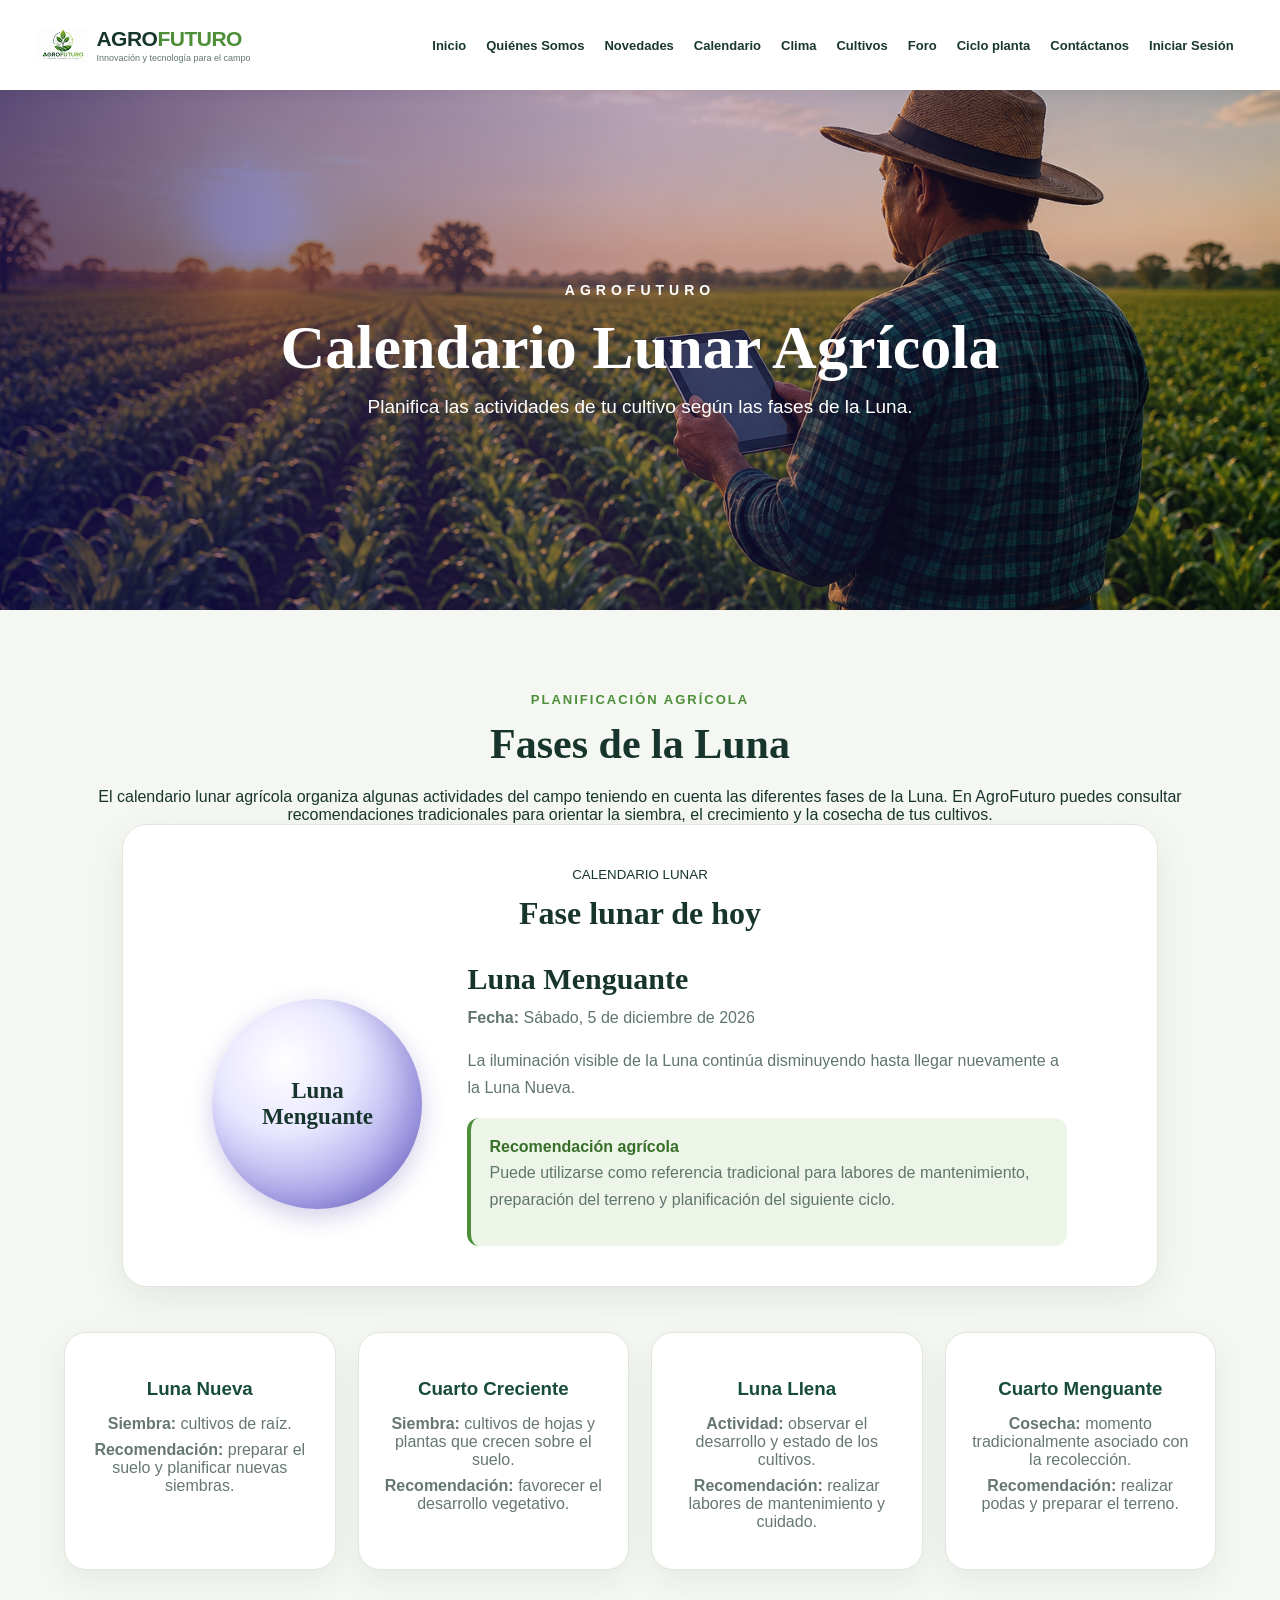
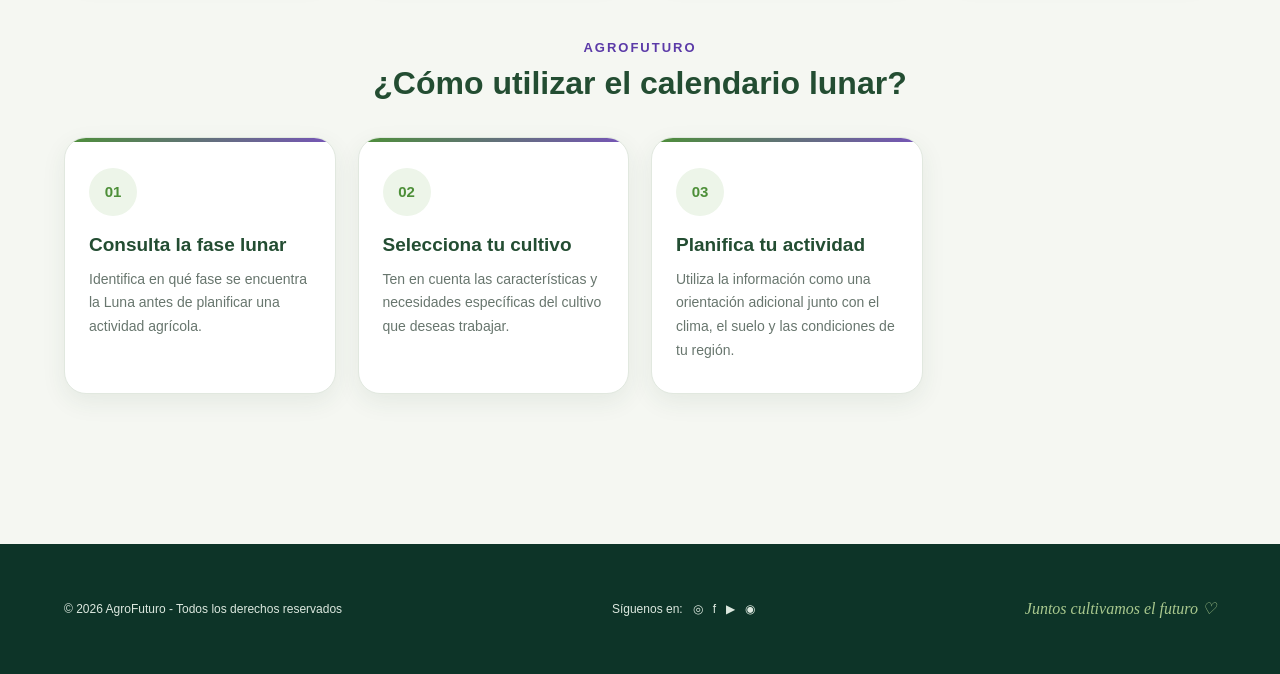
<file: calendario.html>
<!DOCTYPE html>
<html lang="es">

<head>

    <meta charset="UTF-8">
    <meta name="viewport" content="width=device-width, initial-scale=1.0">

    <title>Calendario Lunar | AgroFuturo</title>

    <link rel="stylesheet" href="styles.css">
    <script src="script.js"></script>

</head>

<body>

<header class="header">

    <a class="logo" href="index_principal.php">

        <img src="logo.png" alt="Logo AgroFuturo">

        <span>
            <strong>AGRO<span>FUTURO</span></strong>
            <small>Innovación y tecnología para el campo</small>
        </span>

    </a>

<nav class="nav">

    <a href="index_principal.php">Inicio</a>

    <a href="quienessomos.php">Quiénes Somos</a>

    <a href="noticias.php">Novedades</a>

    <a href="calendario.php">Calendario</a>

    <a href="clima.php">Clima</a>

    <a href="cultivos.php">Cultivos</a>

    <a href="foro.php">Foro</a>

    <a href="ciclo_planta.php">Ciclo planta</a>

    <a href="contacto.php">Contáctanos</a>

    <a href="iniciodesesion.php">Iniciar Sesión</a>

</nav>

</header>


<!-- ========================================
     BANNER
======================================== -->

<section class="page-banner">

    <div class="banner-overlay"></div>

    <div class="banner-content">

        <p>AGROFUTURO</p>

        <h1>Calendario Lunar Agrícola</h1>

        <span>
            Planifica las actividades de tu cultivo según las fases de la Luna.
        </span>

    </div>

</section>



<!-- ========================================
     CONTENIDO PRINCIPAL
======================================== -->

<main class="page-content">


    <!-- ========================================
         INFORMACIÓN DEL CALENDARIO
    ======================================== -->

    <section class="calendar-section">

        <small>PLANIFICACIÓN AGRÍCOLA</small>

        <h2>Fases de la Luna</h2>

        <p class="calendar-description">

            El calendario lunar agrícola organiza algunas actividades del campo
            teniendo en cuenta las diferentes fases de la Luna. En AgroFuturo
            puedes consultar recomendaciones tradicionales para orientar la
            siembra, el crecimiento y la cosecha de tus cultivos.

        </p>



        <!-- ========================================
             FASE LUNAR DEL DÍA
        ======================================== -->

        <section class="lunar-today">

            <small>CALENDARIO LUNAR</small>

            <h2>Fase lunar de hoy</h2>


            <div class="moon-today">


                <!-- LUNA -->

                <div class="moon-display" id="moonDisplay">

                    

                </div>



                <!-- INFORMACIÓN -->

                <div class="moon-information">

                    <h3 id="moonPhase">

                        Calculando fase lunar...

                    </h3>


                    <p>

                        <strong>Fecha:</strong>

                        <span id="moonDate"></span>

                    </p>


                    <p id="moonDescription">

                        Consulta la fase lunar correspondiente
                        al día de hoy.

                    </p>



                    <!-- RECOMENDACIÓN -->

                    <div class="moon-recommendation">

                        <strong>
                             Recomendación agrícola
                        </strong>


                        <p id="moonRecommendation">

                            Cargando recomendación...

                        </p>

                    </div>


                </div>

            </div>

        </section>



        <!-- ========================================
             CUATRO FASES PRINCIPALES
        ======================================== -->

        <div class="calendar-grid">


            <!-- LUNA NUEVA -->

            <div class="calendar-card">

                <span class="moon-icon">
                    
                </span>

                <h3>
                    Luna Nueva
                </h3>

                <p>

                    <strong>Siembra:</strong>

                    cultivos de raíz.

                </p>

                <p>

                    <strong>Recomendación:</strong>

                    preparar el suelo y planificar
                    nuevas siembras.

                </p>

            </div>



            <!-- CUARTO CRECIENTE -->

            <div class="calendar-card">

                <span class="moon-icon">
                    
                </span>

                <h3>
                    Cuarto Creciente
                </h3>

                <p>

                    <strong>Siembra:</strong>

                    cultivos de hojas y plantas
                    que crecen sobre el suelo.

                </p>

                <p>

                    <strong>Recomendación:</strong>

                    favorecer el desarrollo
                    vegetativo.

                </p>

            </div>



            <!-- LUNA LLENA -->

            <div class="calendar-card">

                <span class="moon-icon">
                    
                </span>

                <h3>
                    Luna Llena
                </h3>

                <p>

                    <strong>Actividad:</strong>

                    observar el desarrollo y estado
                    de los cultivos.

                </p>

                <p>

                    <strong>Recomendación:</strong>

                    realizar labores de mantenimiento
                    y cuidado.

                </p>

            </div>



            <!-- CUARTO MENGUANTE -->

            <div class="calendar-card">

                <span class="moon-icon">
                    
                </span>

                <h3>
                    Cuarto Menguante
                </h3>

                <p>

                    <strong>Cosecha:</strong>

                    momento tradicionalmente asociado
                    con la recolección.

                </p>

                <p>

                    <strong>Recomendación:</strong>

                    realizar podas y preparar
                    el terreno.

                </p>

            </div>


        </div>

    </section>



    <!-- ========================================
         ¿CÓMO UTILIZAR EL CALENDARIO?
    ======================================== -->

    <section class="lunar-info">

        <small>
            AGROFUTURO
        </small>


        <h2>
            ¿Cómo utilizar el calendario lunar?
        </h2>


        <div class="lunar-steps">


            <!-- PASO 1 -->

            <div class="lunar-step">

                <span>
                    01
                </span>

                <h3>
                    Consulta la fase lunar
                </h3>

                <p>

                    Identifica en qué fase se encuentra
                    la Luna antes de planificar una
                    actividad agrícola.

                </p>

            </div>



            <!-- PASO 2 -->

            <div class="lunar-step">

                <span>
                    02
                </span>

                <h3>
                    Selecciona tu cultivo
                </h3>

                <p>

                    Ten en cuenta las características
                    y necesidades específicas del cultivo
                    que deseas trabajar.

                </p>

            </div>



            <!-- PASO 3 -->

            <div class="lunar-step">

                <span>
                    03
                </span>

                <h3>
                    Planifica tu actividad
                </h3>

                <p>

                    Utiliza la información como una
                    orientación adicional junto con
                    el clima, el suelo y las condiciones
                    de tu región.

                </p>

            </div>


        </div>

    </section>

</main>



<!-- ========================================
     FOOTER
======================================== -->

<footer>

    <span>

        © 2026 AgroFuturo - Todos los derechos reservados

    </span>


    <div>

        Síguenos en: &nbsp; ◎ &nbsp; f &nbsp; ▶ &nbsp; ◉

    </div>


    <i>

        Juntos cultivamos el futuro ♡

    </i>

</footer>



<!-- ========================================
     JAVASCRIPT
======================================== -->

<script src="script.js"></script>


</body>

</html>
</file>
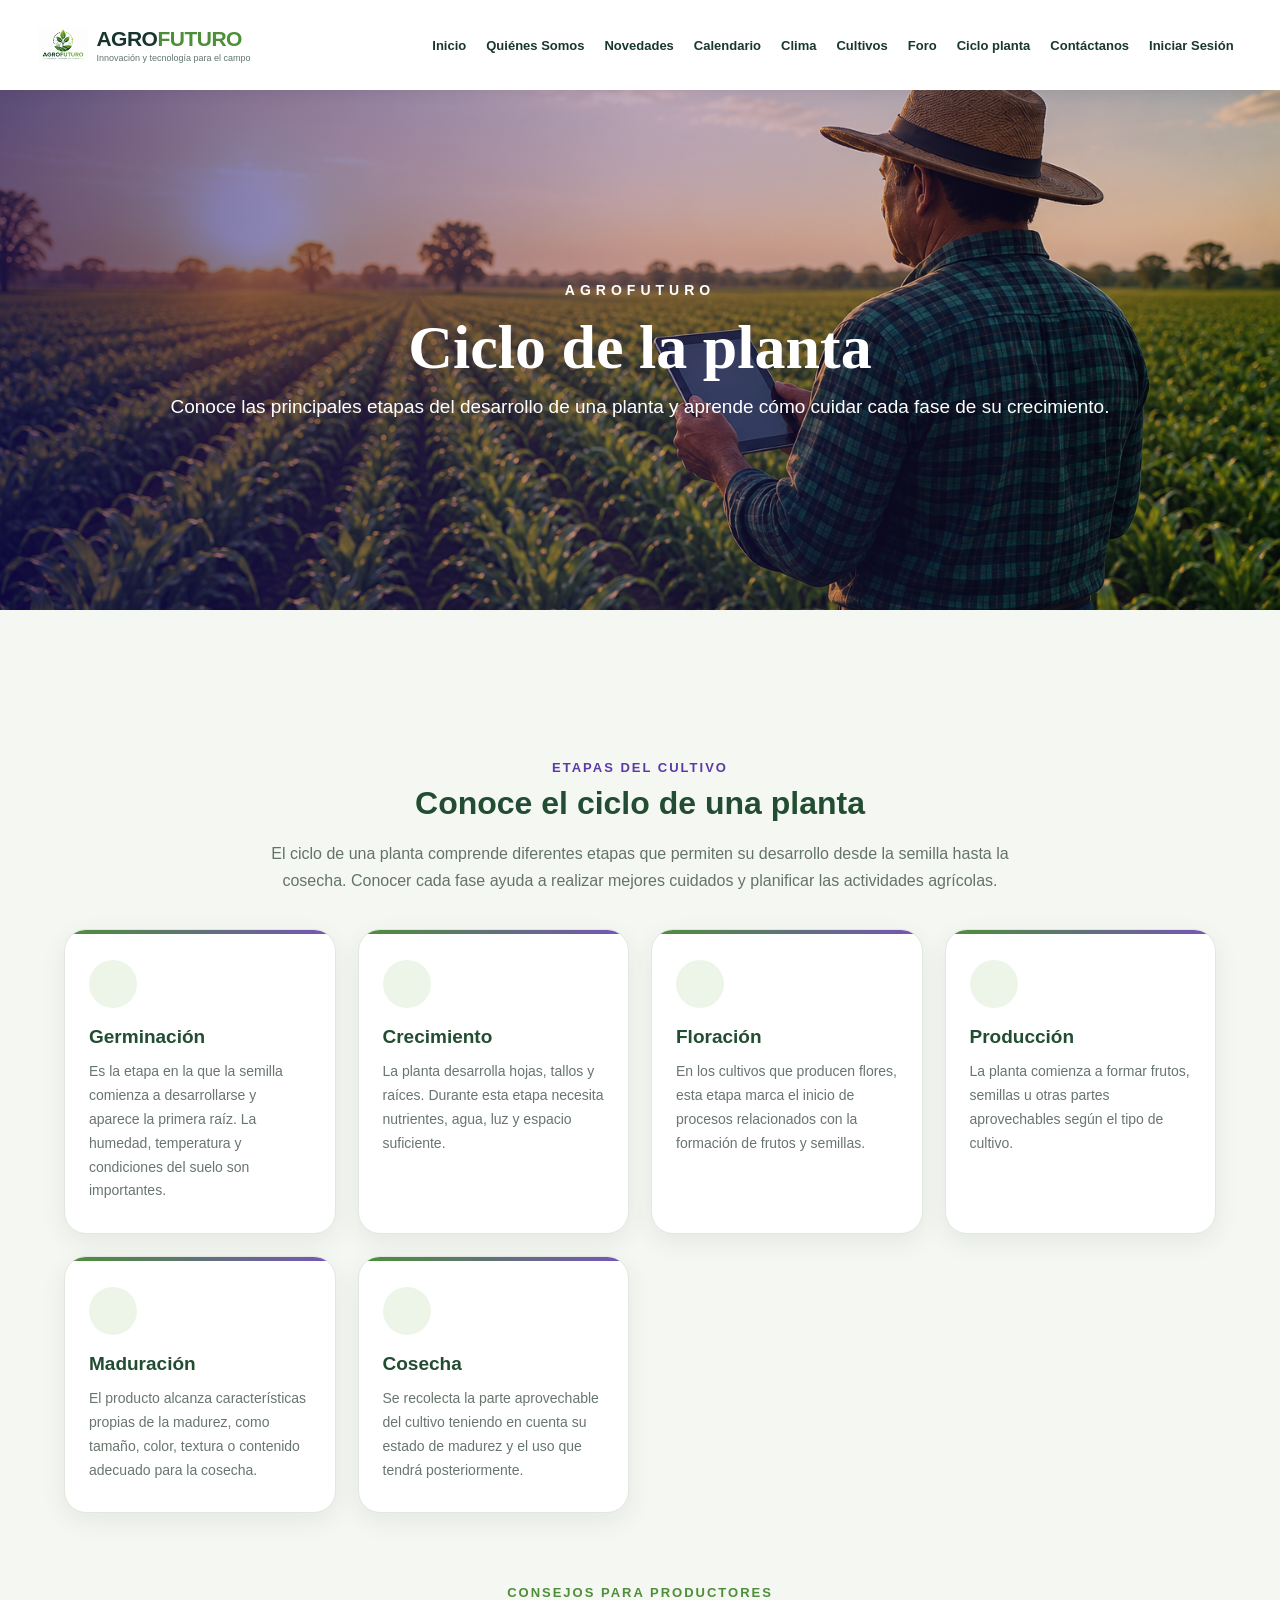
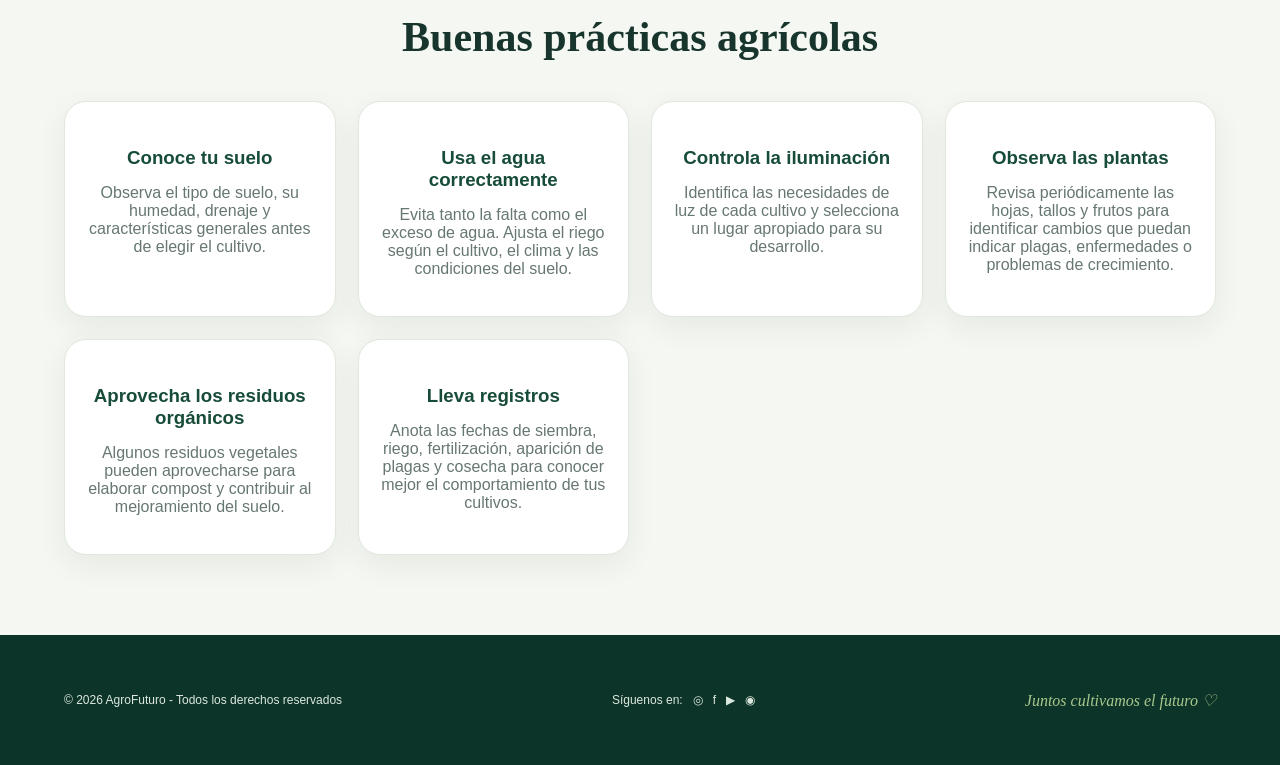
<file: ciclo_planta.html>
<!DOCTYPE html>
<html lang="es">

<head>

    <meta charset="UTF-8">
    <meta name="viewport" content="width=device-width, initial-scale=1.0">

    <title>Ciclo de las plantas | AgroFuturo</title>

    <link rel="stylesheet" href="styles.css">

</head>

<body>

<header class="header">

    <a class="logo" href="index_principal.php">

        <img src="logo.png" alt="Logo AgroFuturo">

        <span>
            <strong>AGRO<span>FUTURO</span></strong>
            <small>Innovación y tecnología para el campo</small>
        </span>

    </a>

    <button class="menu-toggle" id="menuToggle">☰</button>

<nav class="nav">

    <a href="index_principal.php">Inicio</a>

    <a href="quienessomos.php">Quiénes Somos</a>

    <a href="noticias.php">Novedades</a>

    <a href="calendario.php">Calendario</a>

    <a href="clima.php">Clima</a>

    <a href="cultivos.php">Cultivos</a>

    <a href="foro.php">Foro</a>

    <a href="ciclo_planta.php">Ciclo planta</a>

    <a href="contacto.php">Contáctanos</a>

    <a href="iniciodesesion.php">Iniciar Sesión</a>

</nav>

</header>


<section class="page-banner">

    <div class="banner-overlay"></div>

    <div class="banner-content">

        <p>AGROFUTURO</p>

        <h1>Ciclo de la planta</h1>

        <span>
            Conoce las principales etapas del desarrollo de una planta
            y aprende cómo cuidar cada fase de su crecimiento.
        </span>

    </div>

</section>


<main class="page-content">


    <section class="lunar-info">

        <small>ETAPAS DEL CULTIVO</small>

        <h2>Conoce el ciclo de una planta</h2>

        <p class="calendar-description">
            El ciclo de una planta comprende diferentes etapas que
            permiten su desarrollo desde la semilla hasta la cosecha.
            Conocer cada fase ayuda a realizar mejores cuidados y
            planificar las actividades agrícolas.
        </p>


        <div class="lunar-steps">


            <div class="lunar-step">

                <span></span>

                <h3>Germinación</h3>

                <p>
                    Es la etapa en la que la semilla comienza a desarrollarse
                    y aparece la primera raíz. La humedad, temperatura y
                    condiciones del suelo son importantes.
                </p>

            </div>


            <div class="lunar-step">

                <span></span>

                <h3>Crecimiento</h3>

                <p>
                    La planta desarrolla hojas, tallos y raíces. Durante
                    esta etapa necesita nutrientes, agua, luz y espacio
                    suficiente.
                </p>

            </div>


            <div class="lunar-step">

                <span></span>

                <h3>Floración</h3>

                <p>
                    En los cultivos que producen flores, esta etapa marca
                    el inicio de procesos relacionados con la formación
                    de frutos y semillas.
                </p>

            </div>


            <div class="lunar-step">

                <span></span>

                <h3>Producción</h3>

                <p>
                    La planta comienza a formar frutos, semillas u otras
                    partes aprovechables según el tipo de cultivo.
                </p>

            </div>


            <div class="lunar-step">

                <span></span>

                <h3>Maduración</h3>

                <p>
                    El producto alcanza características propias de la
                    madurez, como tamaño, color, textura o contenido
                    adecuado para la cosecha.
                </p>

            </div>


            <div class="lunar-step">

                <span></span>

                <h3>Cosecha</h3>

                <p>
                    Se recolecta la parte aprovechable del cultivo
                    teniendo en cuenta su estado de madurez y el uso
                    que tendrá posteriormente.
                </p>

            </div>


        </div>

    </section>


    <section class="calendar-section">

        <small>CONSEJOS PARA PRODUCTORES</small>

        <h2>Buenas prácticas agrícolas</h2>


        <div class="calendar-grid">


            <div class="calendar-card">

                <span class="moon-icon"></span>

                <h3>Conoce tu suelo</h3>

                <p>
                    Observa el tipo de suelo, su humedad, drenaje y
                    características generales antes de elegir el cultivo.
                </p>

            </div>


            <div class="calendar-card">

                <span class="moon-icon"></span>

                <h3>Usa el agua correctamente</h3>

                <p>
                    Evita tanto la falta como el exceso de agua. Ajusta
                    el riego según el cultivo, el clima y las condiciones
                    del suelo.
                </p>

            </div>


            <div class="calendar-card">

                <span class="moon-icon"></span>

                <h3>Controla la iluminación</h3>

                <p>
                    Identifica las necesidades de luz de cada cultivo y
                    selecciona un lugar apropiado para su desarrollo.
                </p>

            </div>


            <div class="calendar-card">

                <span class="moon-icon"></span>

                <h3>Observa las plantas</h3>

                <p>
                    Revisa periódicamente las hojas, tallos y frutos para
                    identificar cambios que puedan indicar plagas,
                    enfermedades o problemas de crecimiento.
                </p>

            </div>


            <div class="calendar-card">

                <span class="moon-icon"></span>

                <h3>Aprovecha los residuos orgánicos</h3>

                <p>
                    Algunos residuos vegetales pueden aprovecharse para
                    elaborar compost y contribuir al mejoramiento del suelo.
                </p>

            </div>


            <div class="calendar-card">

                <span class="moon-icon"></span>

                <h3>Lleva registros</h3>

                <p>
                    Anota las fechas de siembra, riego, fertilización,
                    aparición de plagas y cosecha para conocer mejor
                    el comportamiento de tus cultivos.
                </p>

            </div>


        </div>

    </section>


</main>


<footer>

    <span>© 2026 AgroFuturo - Todos los derechos reservados</span>

    <div>
        Síguenos en: &nbsp; ◎ &nbsp; f &nbsp; ▶ &nbsp; ◉
    </div>

    <i>Juntos cultivamos el futuro ♡</i>

</footer>


<script src="script.js"></script>

</body>

</html>
</file>
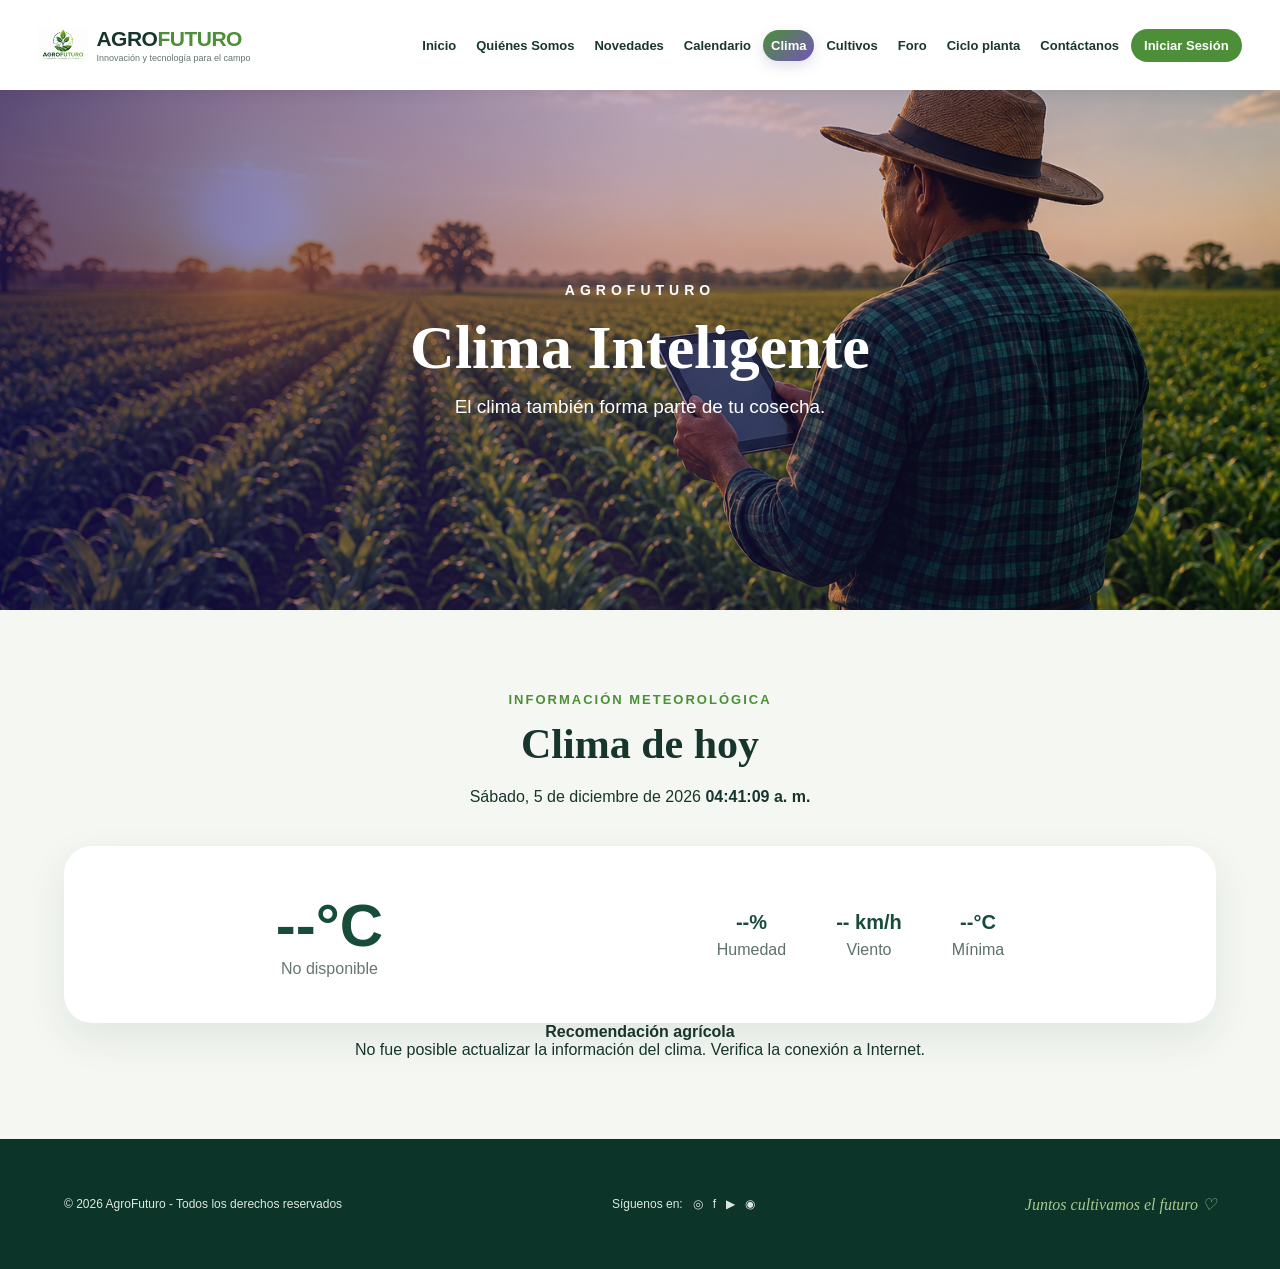
<file: clima.html>
<!DOCTYPE html>
<html lang="es">

<head>

    <meta charset="UTF-8">

    <meta
        name="viewport"
        content="width=device-width, initial-scale=1.0"
    >

    <title>Clima | AgroFuturo</title>

    <link
        rel="stylesheet"
        href="styles.css"
    >

</head>

<body>

<header class="header">

    <a
        class="logo"
        href="index_principal.php"
    >

        <img
            src="logo.png"
            alt="Logo AgroFuturo"
        >

        <span>

            <strong>
                AGRO<span>FUTURO</span>
            </strong>

            <small>
                Innovación y tecnología para el campo
            </small>

        </span>

    </a>


    <button
        class="menu-toggle"
        id="menuToggle"
        type="button"
    >
        ☰
    </button>


    <nav
        class="nav"
        id="nav"
    >

        <a href="index_principal.php">
            Inicio
        </a>

        <a href="quienessomos.php">
            Quiénes Somos
        </a>

        <a href="noticias.php">
            Novedades
        </a>

        <a href="calendario.php">
            Calendario
        </a>

        <a
            href="clima.php"
            class="active"
        >
            Clima
        </a>

        <a href="cultivos.php">
            Cultivos
        </a>

        <a href="foro.php">
            Foro
        </a>

        <a href="ciclo_planta.php">
            Ciclo planta
        </a>

        <a href="contacto.php">
            Contáctanos
        </a>

        <a
            href="iniciodesesion.php"
            class="login-btn"
        >
            Iniciar Sesión
        </a>

    </nav>

</header>


<section class="page-banner">

    <div class="banner-overlay"></div>

    <div class="banner-content">

        <p>
            AGROFUTURO
        </p>

        <h1>
            Clima Inteligente
        </h1>

        <span>
            El clima también forma parte de tu cosecha.
        </span>

    </div>

</section>


<main class="page-content">


    <section class="weather-section">

        <small>
            INFORMACIÓN METEOROLÓGICA
        </small>

        <h2>
            Clima de hoy
        </h2>


        <div class="weather-date">

            <span id="fecha">
                Cargando fecha...
            </span>

            <strong id="hora">
                Cargando hora...
            </strong>

        </div>


        <div class="weather-main">


            <div class="temperature">

                <strong id="temp">
                    --°C
                </strong>

                <p id="estado">
                    Cargando clima...
                </p>

            </div>


            <div class="weather-info">


                <div>

                    <strong id="humedad">
                        --%
                    </strong>

                    <span>
                        Humedad
                    </span>

                </div>


                <div>

                    <strong id="viento">
                        -- km/h
                    </strong>

                    <span>
                        Viento
                    </span>

                </div>


                <div>

                    <strong id="minima">
                        --°C
                    </strong>

                    <span>
                        Mínima
                    </span>

                </div>


            </div>

        </div>


        <div class="weather-advice">

            <strong>
                Recomendación agrícola
            </strong>

            <p id="consejo">
                Consultando las condiciones actuales...
            </p>

        </div>


    </section>


</main>


<footer>

    <span>
        © 2026 AgroFuturo - Todos los derechos reservados
    </span>


    <div>
        Síguenos en: &nbsp; ◎ &nbsp; f &nbsp; ▶ &nbsp; ◉
    </div>


    <i>
        Juntos cultivamos el futuro ♡
    </i>

</footer>


<script src="clima.js"></script>

</body>

</html>
</file>
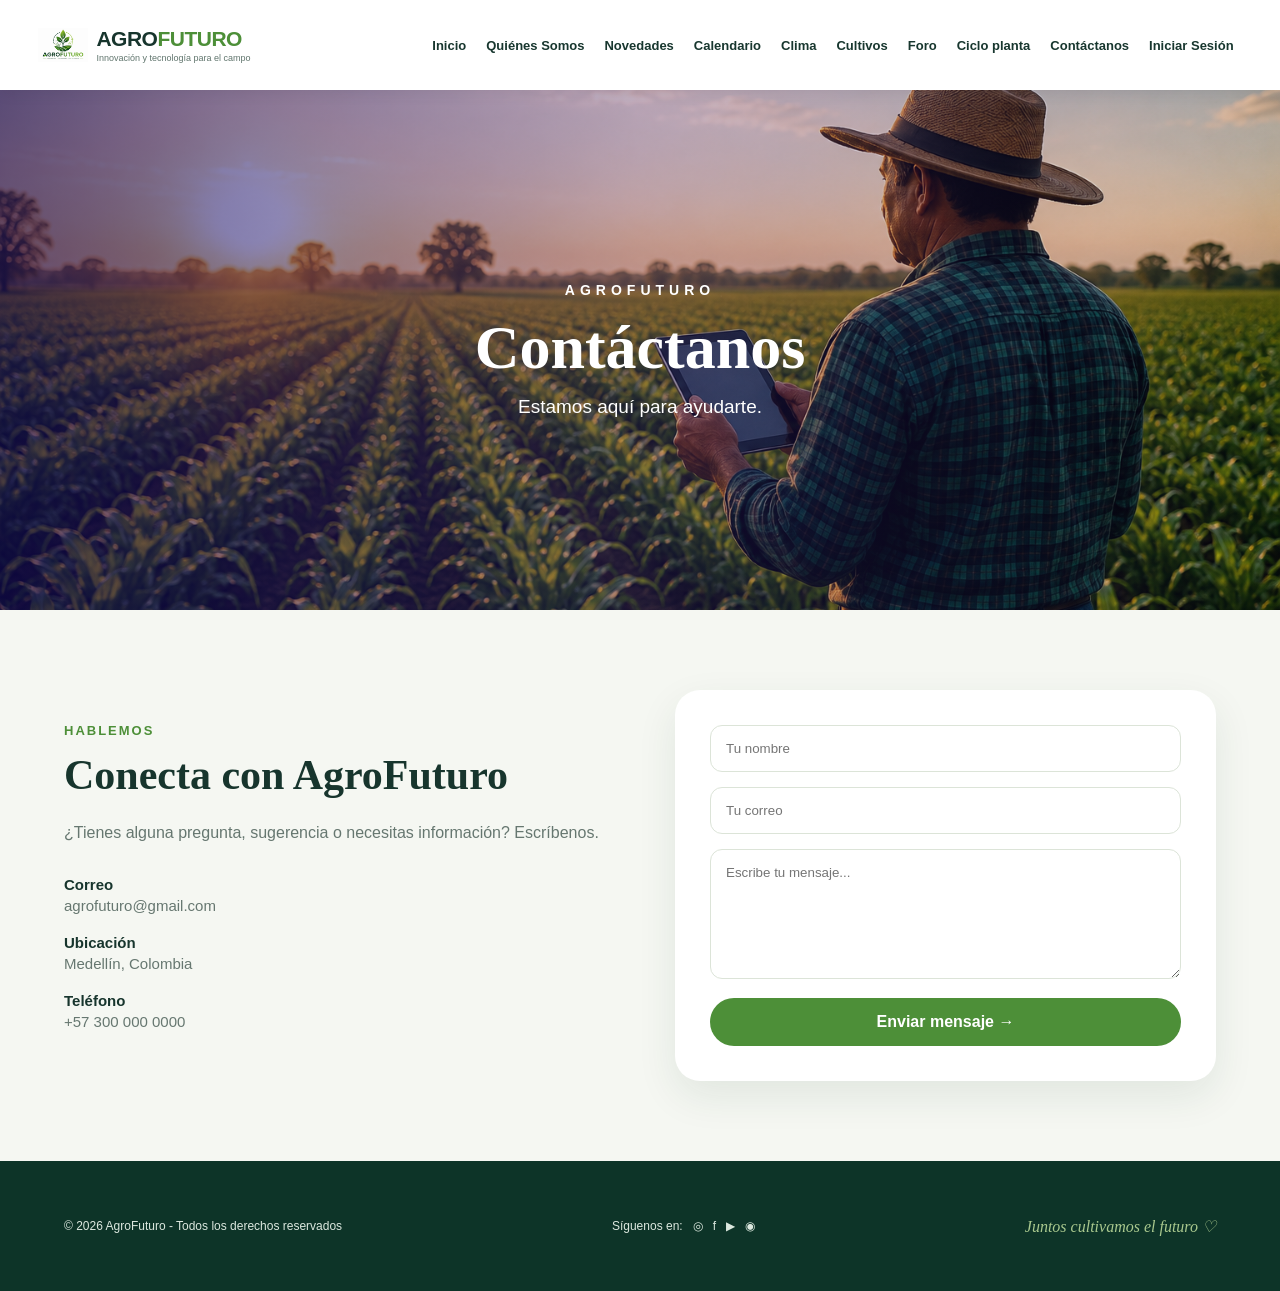
<file: contacto.html>
<!DOCTYPE html>
<html lang="es">

<head>

    <meta charset="UTF-8">
    <meta name="viewport" content="width=device-width, initial-scale=1.0">

    <title>Contáctanos | AgroFuturo</title>

    <link rel="stylesheet" href="styles.css">

</head>

<body>

<header class="header">

    <a class="logo" href="index_principal.php">

        <img src="logo.png" alt="Logo AgroFuturo">

        <span>
            <strong>AGRO<span>FUTURO</span></strong>
            <small>Innovación y tecnología para el campo</small>
        </span>

    </a>

    <button class="menu-toggle" id="menuToggle">☰</button>

    <nav class="nav">

        <a href="index_principal.php">Inicio</a>

    <a href="quienessomos.php">Quiénes Somos</a>

    <a href="noticias.php">Novedades</a>

    <a href="calendario.php">Calendario</a>

    <a href="clima.php">Clima</a>

    <a href="cultivos.php">Cultivos</a>

    <a href="foro.php">Foro</a>

    <a href="ciclo_planta.php">Ciclo planta</a>

    <a href="contacto.php">Contáctanos</a>

    <a href="iniciodesesion.php">Iniciar Sesión</a>

</nav>

</header>


<section class="page-banner">

    <div class="banner-overlay"></div>

    <div class="banner-content">

        <p>AGROFUTURO</p>

        <h1>Contáctanos</h1>

        <span>Estamos aquí para ayudarte.</span>

    </div>

</section>


<main class="page-content">

    <section class="contact-section">

        <div class="contact-info">

            <small>HABLEMOS</small>

            <h2>Conecta con AgroFuturo</h2>

            <p>
                ¿Tienes alguna pregunta, sugerencia o necesitas
                información? Escríbenos.
            </p>

            <div class="contact-item">
                
                <span>
                    <strong>Correo</strong>
                    agrofuturo@gmail.com
                </span>
            </div>

            <div class="contact-item">
                
                <span>
                    <strong>Ubicación</strong>
                    Medellín, Colombia
                </span>
            </div>

            <div class="contact-item">
                
                <span>
                    <strong>Teléfono</strong>
                    +57 300 000 0000
                </span>
            </div>

        </div>


        <form class="contact-form" id="contactForm">

            <input
                type="text"
                placeholder="Tu nombre"
                required
            >

            <input
                type="email"
                placeholder="Tu correo"
                required
            >

            <textarea
                placeholder="Escribe tu mensaje..."
                rows="6"
                required
            ></textarea>

            <button type="submit">
                Enviar mensaje →
            </button>

        </form>

    </section>

</main>


<footer>

    <span>© 2026 AgroFuturo - Todos los derechos reservados</span>

    <div>
        Síguenos en: &nbsp; ◎ &nbsp; f &nbsp; ▶ &nbsp; ◉
    </div>

    <i>Juntos cultivamos el futuro ♡</i>

</footer>


<script src="script.js"></script>

</body>
</html>
</file>
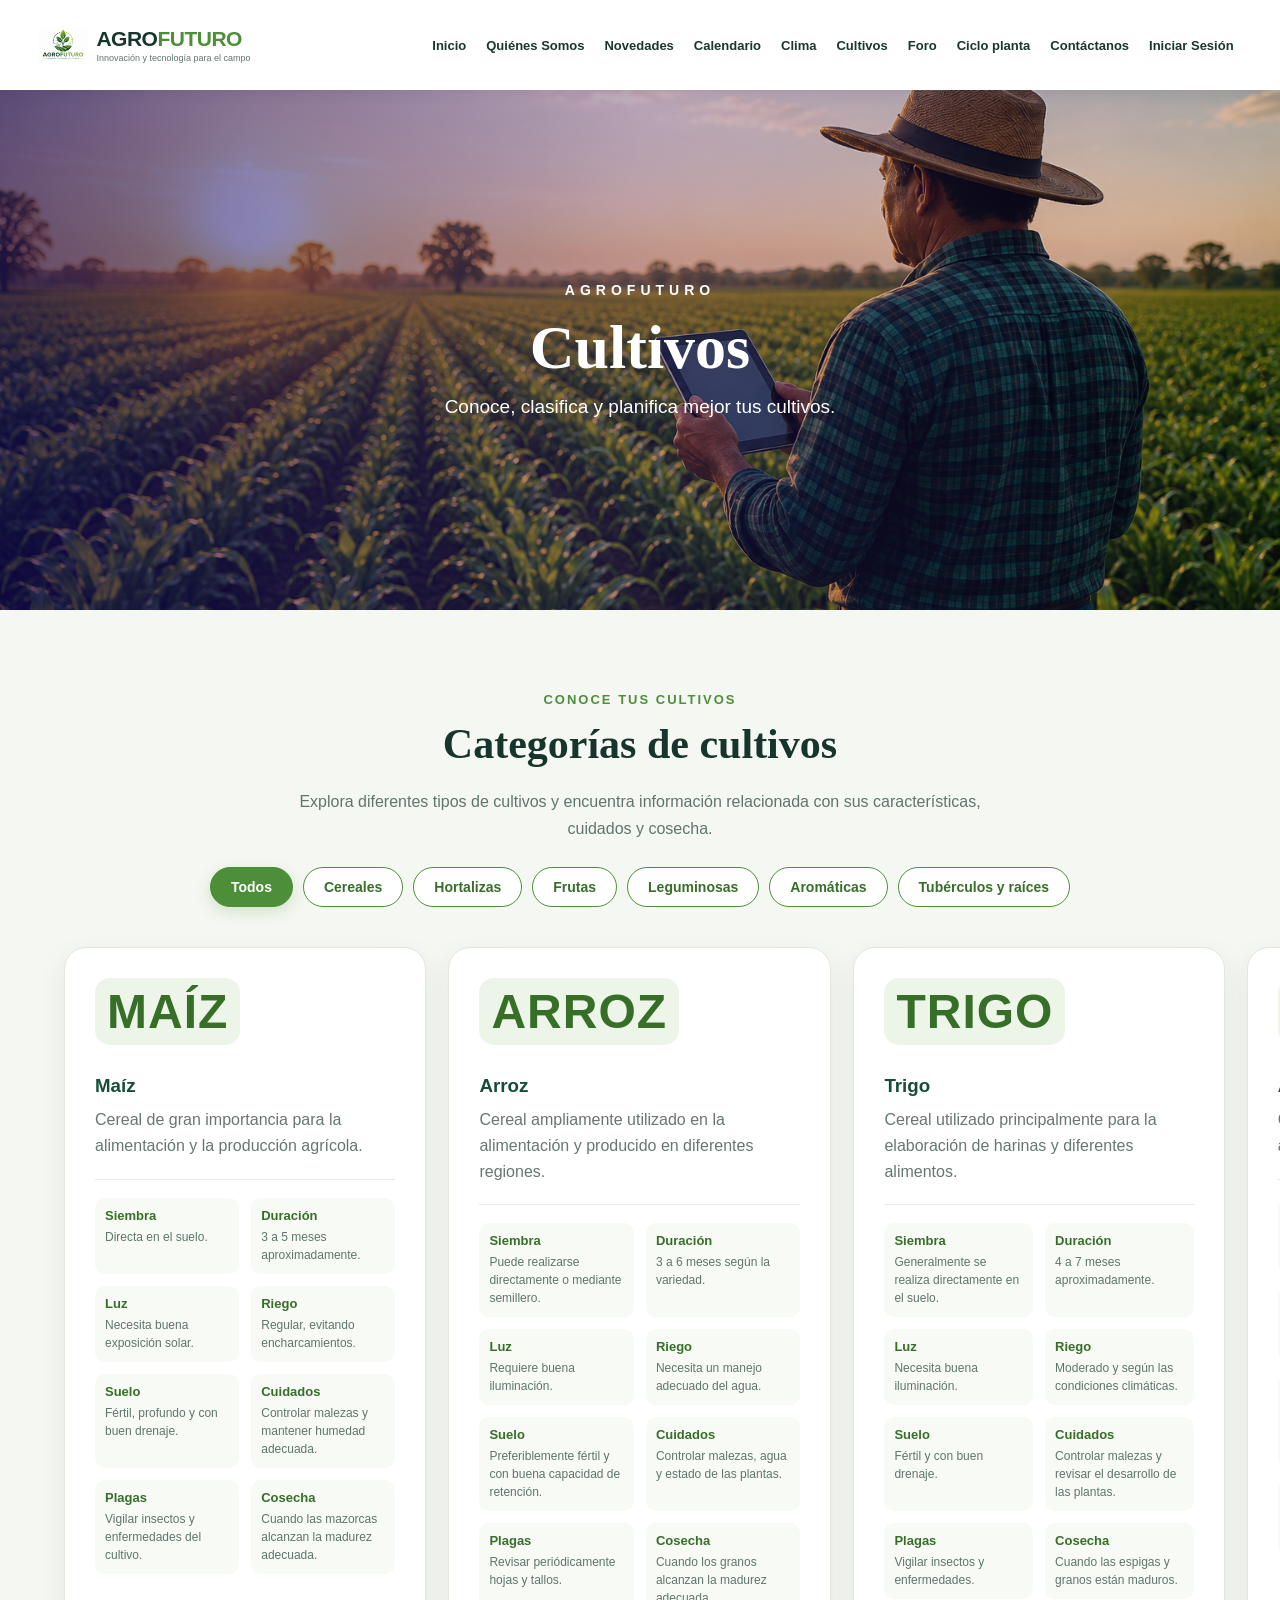
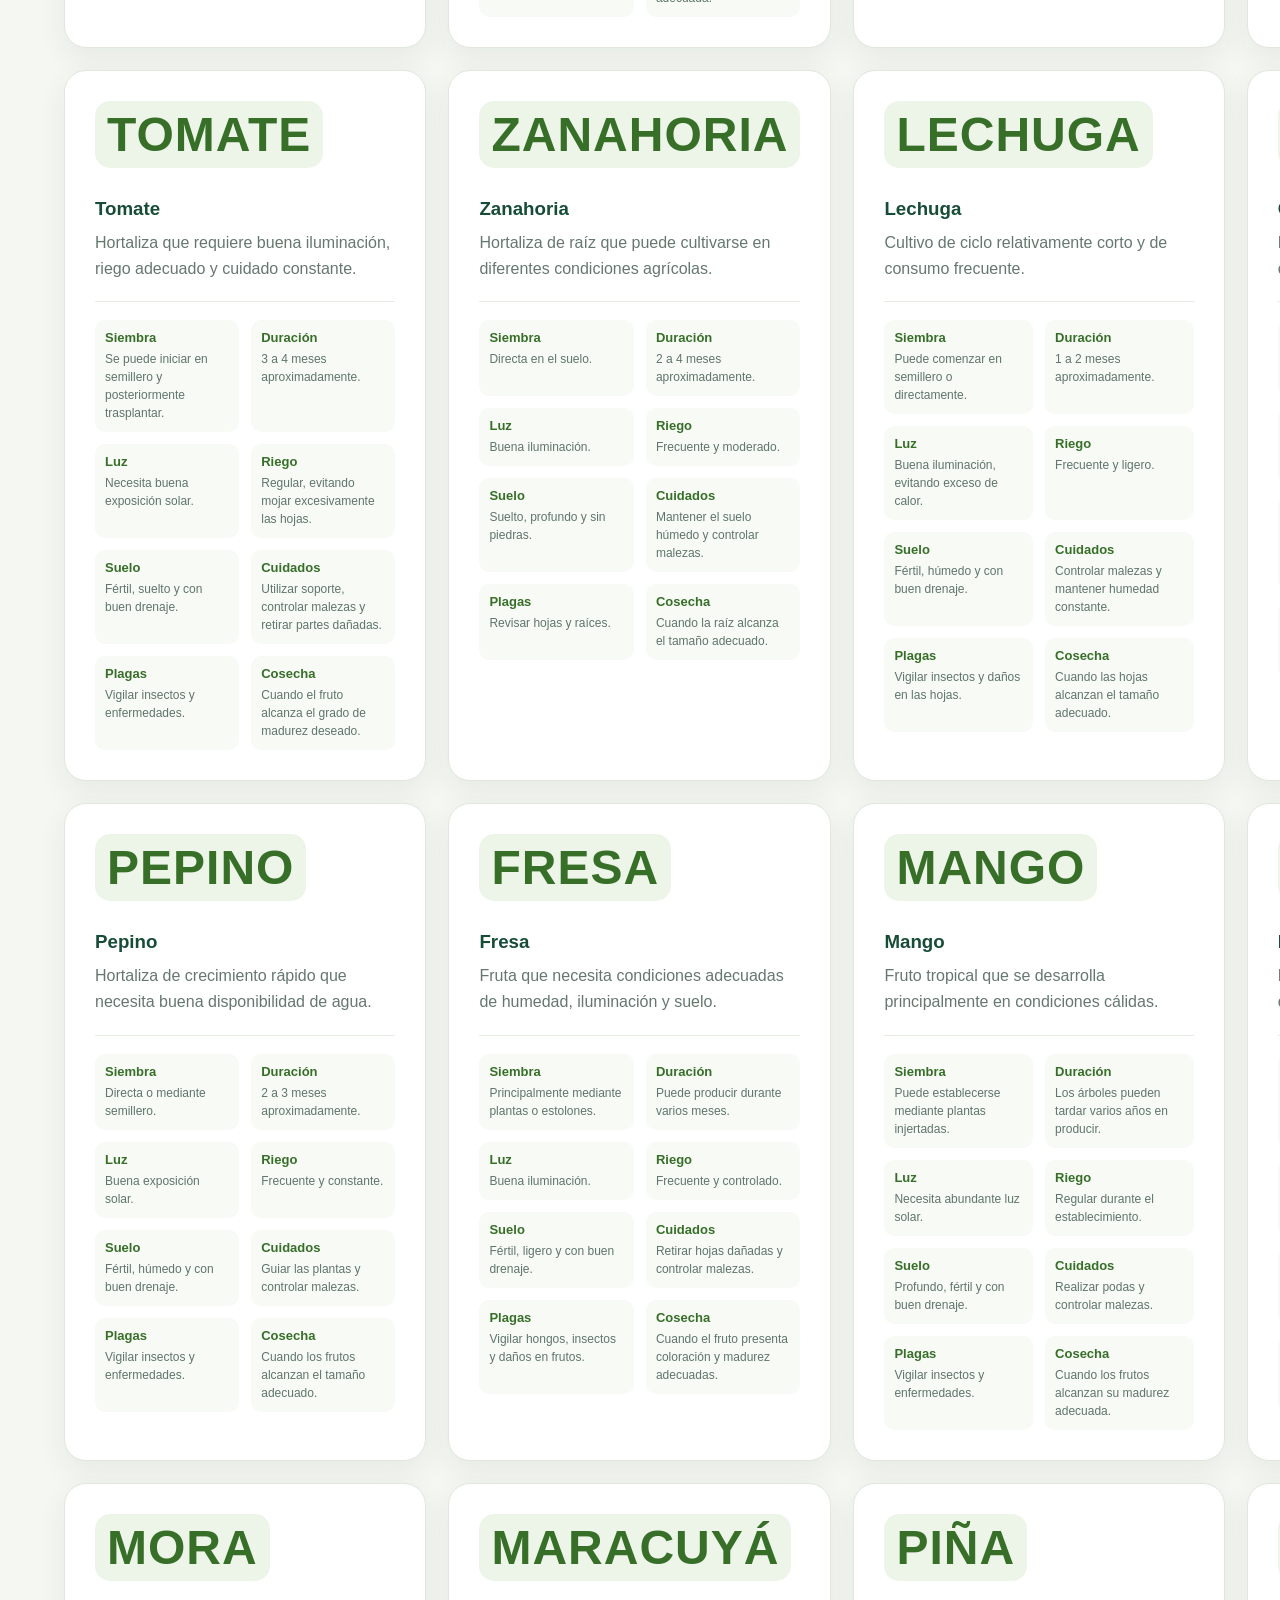
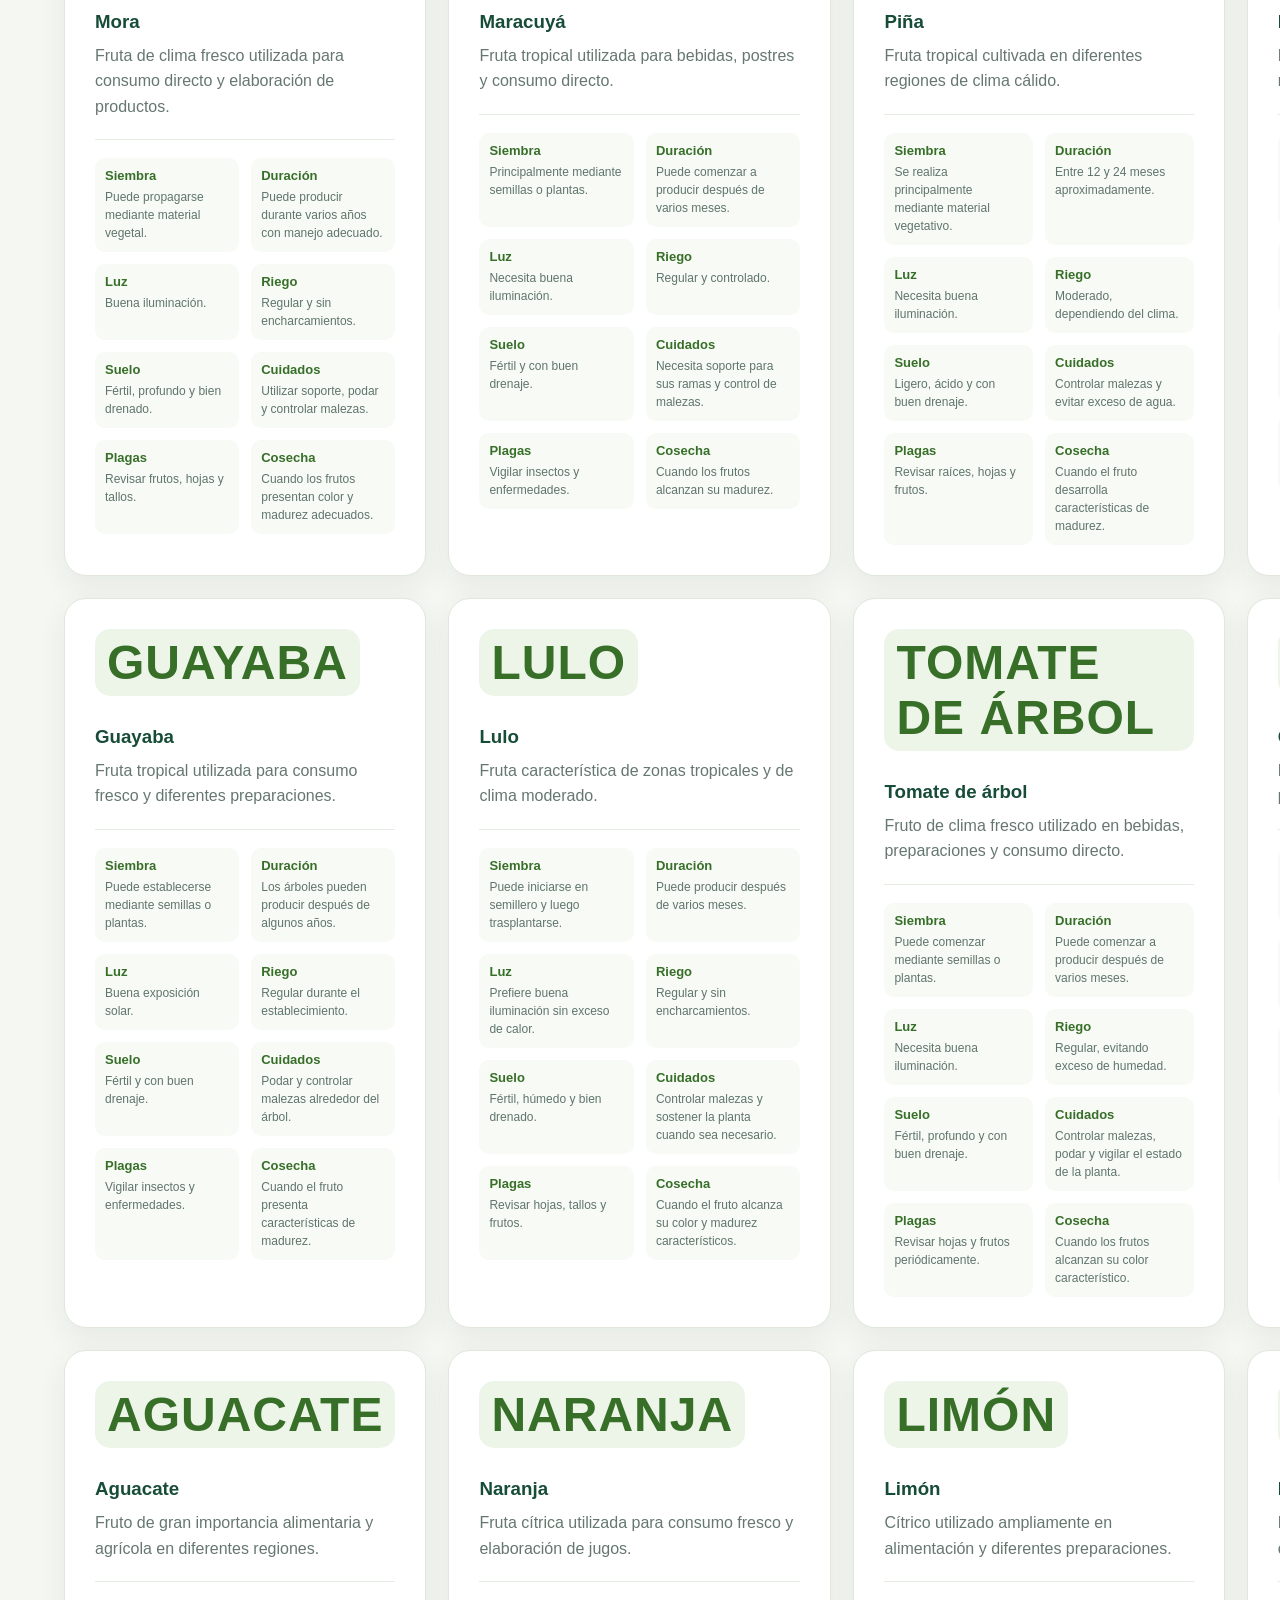
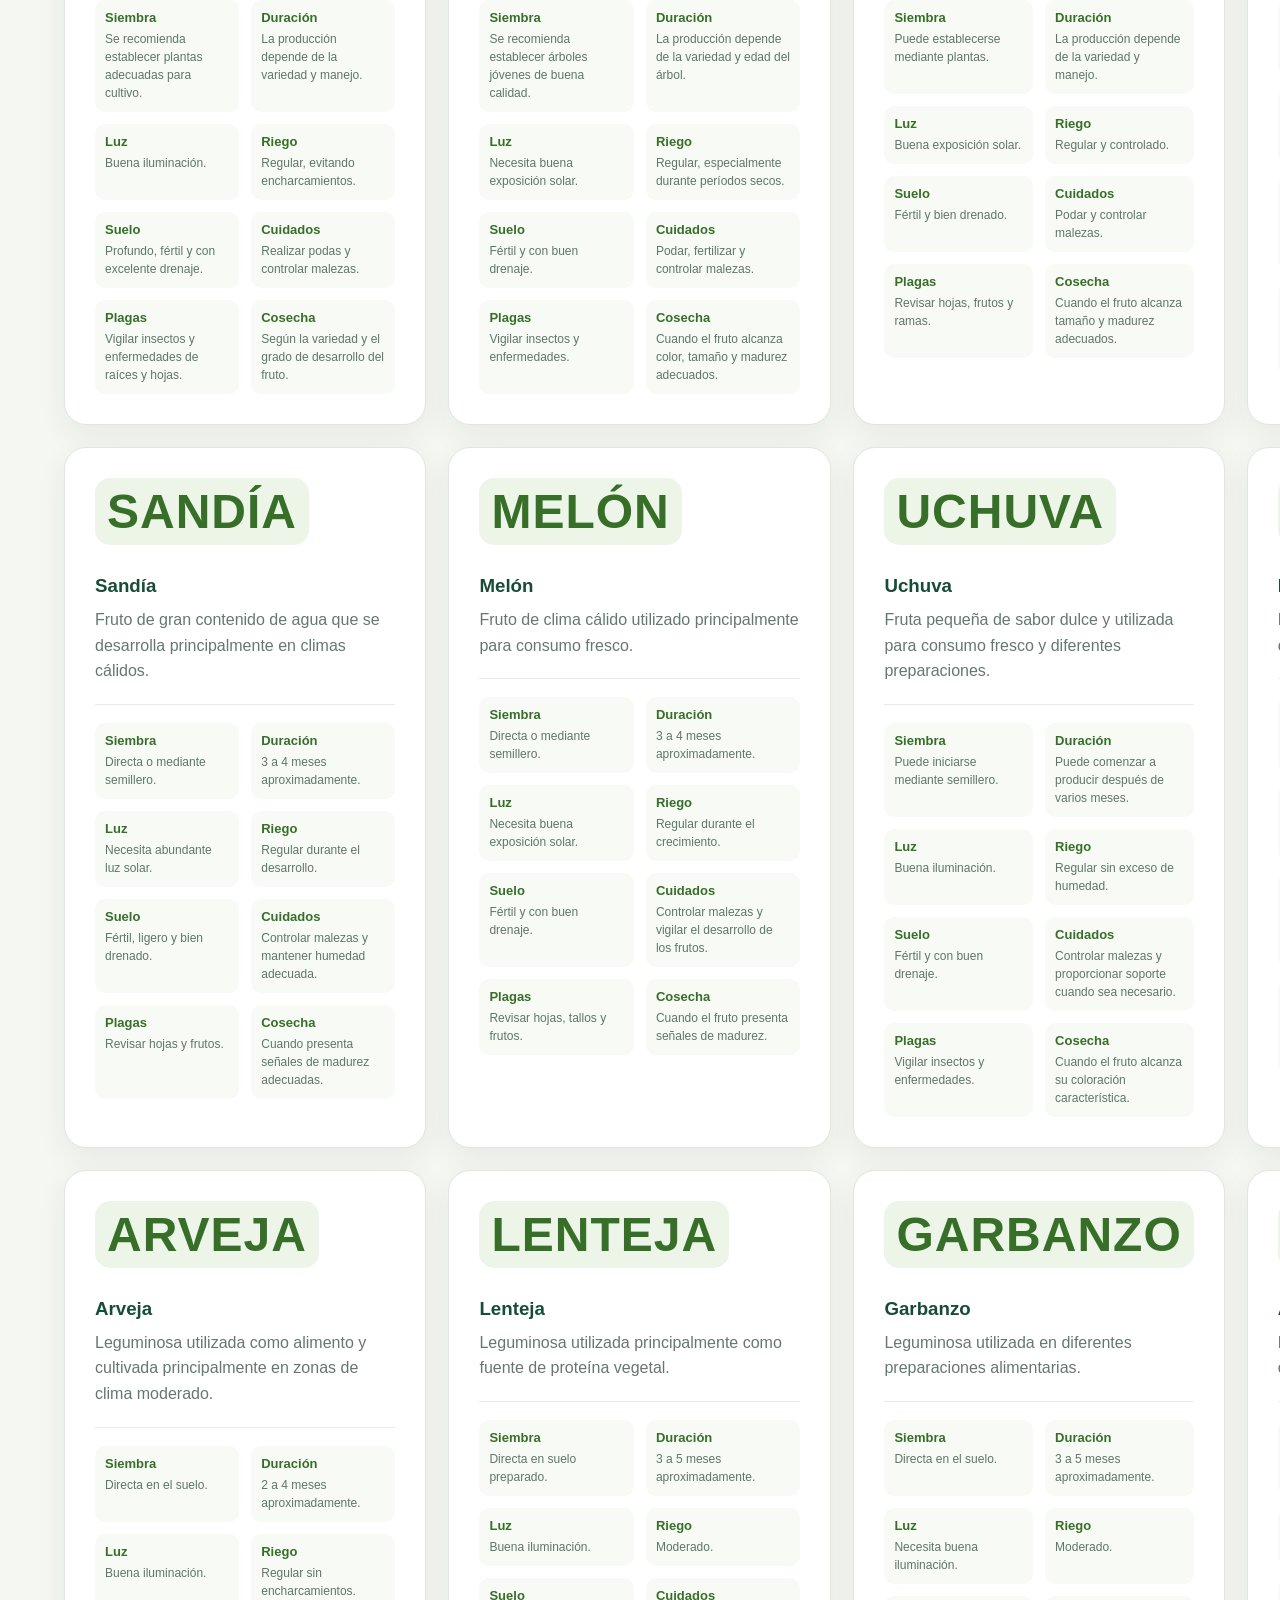
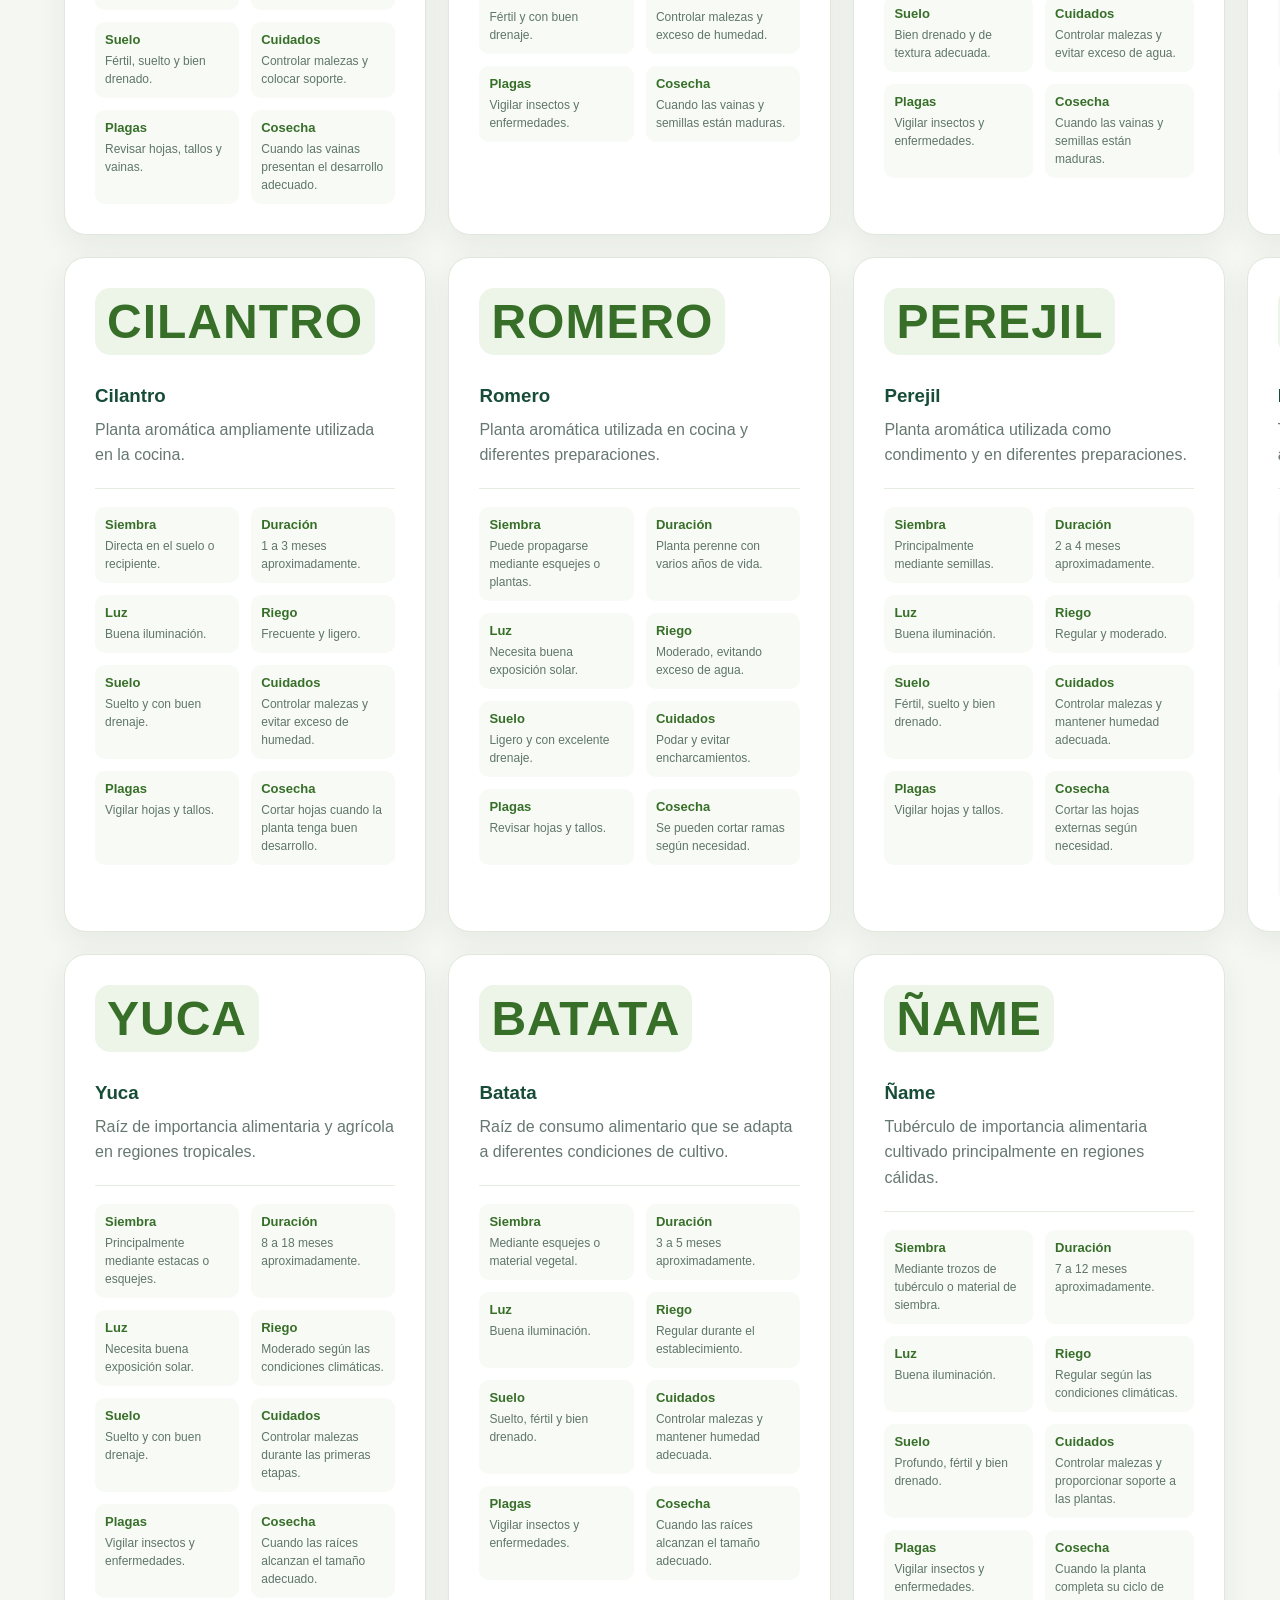
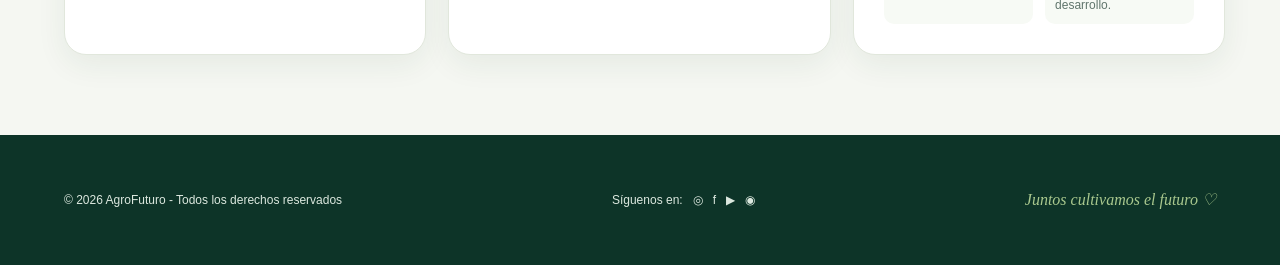
<file: cultivos.html>
<!DOCTYPE html>
<html lang="es">

<head>
    <meta charset="UTF-8">
    <meta name="viewport" content="width=device-width, initial-scale=1.0">

    <title>Cultivos | AgroFuturo</title>

    <link rel="stylesheet" href="styles.css">
</head>

<body>

<header class="header">

    <a class="logo" href="index_principal.php">

        <img src="logo.png" alt="Logo AgroFuturo">

        <span>
            <strong>AGRO<span>FUTURO</span></strong>
            <small>Innovación y tecnología para el campo</small>
        </span>

    </a>

    <button class="menu-toggle" id="menuToggle">☰</button>
<nav class="nav">
    <a href="index_principal.php">Inicio</a>

    <a href="quienessomos.php">Quiénes Somos</a>

    <a href="noticias.php">Novedades</a>

    <a href="calendario.php">Calendario</a>

    <a href="clima.php">Clima</a>

    <a href="cultivos.php">Cultivos</a>

    <a href="foro.php">Foro</a>

    <a href="ciclo_planta.php">Ciclo planta</a>

    <a href="contacto.php">Contáctanos</a>

    <a href="iniciodesesion.php">Iniciar Sesión</a>

</nav>

</header>

<section class="page-banner">

    <div class="banner-overlay"></div>

    <div class="banner-content">

        <p>AGROFUTURO</p>

        <h1>Cultivos</h1>

        <span>
            Conoce, clasifica y planifica mejor tus cultivos.
        </span>

    </div>

</section>

<main class="page-content">

    <section class="crops-section">

        <small>CONOCE TUS CULTIVOS</small>

        <h2>Categorías de cultivos</h2>

        <p class="section-description">
            Explora diferentes tipos de cultivos y encuentra información
            relacionada con sus características, cuidados y cosecha.
        </p>

        <div class="crop-categories">

            <button type="button" class="category-btn active" data-category="todos">
                Todos
            </button>

            <button type="button" class="category-btn" data-category="cereales">
                Cereales
            </button>

            <button type="button" class="category-btn" data-category="hortalizas">
                Hortalizas
            </button>

            <button type="button" class="category-btn" data-category="frutas">
                Frutas
            </button>

            <button type="button" class="category-btn" data-category="leguminosas">
                Leguminosas
            </button>

            <button type="button" class="category-btn" data-category="aromaticas">
                Aromáticas
            </button>

            <button type="button" class="category-btn" data-category="tuberculos">
                Tubérculos y raíces
            </button>

        </div>

        <div class="crop-grid" id="cropGrid">

            <article class="crop-card" data-category="cereales">
                <span class="crop-icon">MAÍZ</span>
                <h3>Maíz</h3>
                <p>Cereal de gran importancia para la alimentación y la producción agrícola.</p>

                <div class="crop-info">
                    <div><strong>Siembra</strong><span>Directa en el suelo.</span></div>
                    <div><strong>Duración</strong><span>3 a 5 meses aproximadamente.</span></div>
                    <div><strong>Luz</strong><span>Necesita buena exposición solar.</span></div>
                    <div><strong>Riego</strong><span>Regular, evitando encharcamientos.</span></div>
                    <div><strong>Suelo</strong><span>Fértil, profundo y con buen drenaje.</span></div>
                    <div><strong>Cuidados</strong><span>Controlar malezas y mantener humedad adecuada.</span></div>
                    <div><strong>Plagas</strong><span>Vigilar insectos y enfermedades del cultivo.</span></div>
                    <div><strong>Cosecha</strong><span>Cuando las mazorcas alcanzan la madurez adecuada.</span></div>
                </div>
            </article>

            <article class="crop-card" data-category="cereales">
                <span class="crop-icon">ARROZ</span>
                <h3>Arroz</h3>
                <p>Cereal ampliamente utilizado en la alimentación y producido en diferentes regiones.</p>

                <div class="crop-info">
                    <div><strong>Siembra</strong><span>Puede realizarse directamente o mediante semillero.</span></div>
                    <div><strong>Duración</strong><span>3 a 6 meses según la variedad.</span></div>
                    <div><strong>Luz</strong><span>Requiere buena iluminación.</span></div>
                    <div><strong>Riego</strong><span>Necesita un manejo adecuado del agua.</span></div>
                    <div><strong>Suelo</strong><span>Preferiblemente fértil y con buena capacidad de retención.</span></div>
                    <div><strong>Cuidados</strong><span>Controlar malezas, agua y estado de las plantas.</span></div>
                    <div><strong>Plagas</strong><span>Revisar periódicamente hojas y tallos.</span></div>
                    <div><strong>Cosecha</strong><span>Cuando los granos alcanzan la madurez adecuada.</span></div>
                </div>
            </article>

            <article class="crop-card" data-category="cereales">
                <span class="crop-icon">TRIGO</span>
                <h3>Trigo</h3>
                <p>Cereal utilizado principalmente para la elaboración de harinas y diferentes alimentos.</p>

                <div class="crop-info">
                    <div><strong>Siembra</strong><span>Generalmente se realiza directamente en el suelo.</span></div>
                    <div><strong>Duración</strong><span>4 a 7 meses aproximadamente.</span></div>
                    <div><strong>Luz</strong><span>Necesita buena iluminación.</span></div>
                    <div><strong>Riego</strong><span>Moderado y según las condiciones climáticas.</span></div>
                    <div><strong>Suelo</strong><span>Fértil y con buen drenaje.</span></div>
                    <div><strong>Cuidados</strong><span>Controlar malezas y revisar el desarrollo de las plantas.</span></div>
                    <div><strong>Plagas</strong><span>Vigilar insectos y enfermedades.</span></div>
                    <div><strong>Cosecha</strong><span>Cuando las espigas y granos están maduros.</span></div>
                </div>
            </article>

            <article class="crop-card" data-category="cereales">
                <span class="crop-icon">AVENA</span>
                <h3>Avena</h3>
                <p>Cereal utilizado para alimentación humana y animal.</p>

                <div class="crop-info">
                    <div><strong>Siembra</strong><span>Directa en suelo preparado.</span></div>
                    <div><strong>Duración</strong><span>3 a 6 meses aproximadamente.</span></div>
                    <div><strong>Luz</strong><span>Buena iluminación.</span></div>
                    <div><strong>Riego</strong><span>Regular según el clima y el suelo.</span></div>
                    <div><strong>Suelo</strong><span>Fértil y con buen drenaje.</span></div>
                    <div><strong>Cuidados</strong><span>Controlar malezas y mantener humedad adecuada.</span></div>
                    <div><strong>Plagas</strong><span>Revisar hojas y tallos.</span></div>
                    <div><strong>Cosecha</strong><span>Cuando los granos alcanzan la madurez.</span></div>
                </div>
            </article>

            <article class="crop-card" data-category="hortalizas">
                <span class="crop-icon">TOMATE</span>
                <h3>Tomate</h3>
                <p>Hortaliza que requiere buena iluminación, riego adecuado y cuidado constante.</p>

                <div class="crop-info">
                    <div><strong>Siembra</strong><span>Se puede iniciar en semillero y posteriormente trasplantar.</span></div>
                    <div><strong>Duración</strong><span>3 a 4 meses aproximadamente.</span></div>
                    <div><strong>Luz</strong><span>Necesita buena exposición solar.</span></div>
                    <div><strong>Riego</strong><span>Regular, evitando mojar excesivamente las hojas.</span></div>
                    <div><strong>Suelo</strong><span>Fértil, suelto y con buen drenaje.</span></div>
                    <div><strong>Cuidados</strong><span>Utilizar soporte, controlar malezas y retirar partes dañadas.</span></div>
                    <div><strong>Plagas</strong><span>Vigilar insectos y enfermedades.</span></div>
                    <div><strong>Cosecha</strong><span>Cuando el fruto alcanza el grado de madurez deseado.</span></div>
                </div>
            </article>

            <article class="crop-card" data-category="hortalizas">
                <span class="crop-icon">ZANAHORIA</span>
                <h3>Zanahoria</h3>
                <p>Hortaliza de raíz que puede cultivarse en diferentes condiciones agrícolas.</p>

                <div class="crop-info">
                    <div><strong>Siembra</strong><span>Directa en el suelo.</span></div>
                    <div><strong>Duración</strong><span>2 a 4 meses aproximadamente.</span></div>
                    <div><strong>Luz</strong><span>Buena iluminación.</span></div>
                    <div><strong>Riego</strong><span>Frecuente y moderado.</span></div>
                    <div><strong>Suelo</strong><span>Suelto, profundo y sin piedras.</span></div>
                    <div><strong>Cuidados</strong><span>Mantener el suelo húmedo y controlar malezas.</span></div>
                    <div><strong>Plagas</strong><span>Revisar hojas y raíces.</span></div>
                    <div><strong>Cosecha</strong><span>Cuando la raíz alcanza el tamaño adecuado.</span></div>
                </div>
            </article>

            <article class="crop-card" data-category="hortalizas">
                <span class="crop-icon">LECHUGA</span>
                <h3>Lechuga</h3>
                <p>Cultivo de ciclo relativamente corto y de consumo frecuente.</p>

                <div class="crop-info">
                    <div><strong>Siembra</strong><span>Puede comenzar en semillero o directamente.</span></div>
                    <div><strong>Duración</strong><span>1 a 2 meses aproximadamente.</span></div>
                    <div><strong>Luz</strong><span>Buena iluminación, evitando exceso de calor.</span></div>
                    <div><strong>Riego</strong><span>Frecuente y ligero.</span></div>
                    <div><strong>Suelo</strong><span>Fértil, húmedo y con buen drenaje.</span></div>
                    <div><strong>Cuidados</strong><span>Controlar malezas y mantener humedad constante.</span></div>
                    <div><strong>Plagas</strong><span>Vigilar insectos y daños en las hojas.</span></div>
                    <div><strong>Cosecha</strong><span>Cuando las hojas alcanzan el tamaño adecuado.</span></div>
                </div>
            </article>

            <article class="crop-card" data-category="hortalizas">
                <span class="crop-icon">CEBOLLA</span>
                <h3>Cebolla</h3>
                <p>Hortaliza utilizada ampliamente como alimento y condimento.</p>

                <div class="crop-info">
                    <div><strong>Siembra</strong><span>Puede realizarse mediante semillas o plántulas.</span></div>
                    <div><strong>Duración</strong><span>3 a 5 meses aproximadamente.</span></div>
                    <div><strong>Luz</strong><span>Necesita buena exposición solar.</span></div>
                    <div><strong>Riego</strong><span>Regular sin generar encharcamientos.</span></div>
                    <div><strong>Suelo</strong><span>Suelto, fértil y bien drenado.</span></div>
                    <div><strong>Cuidados</strong><span>Controlar malezas y mantener humedad adecuada.</span></div>
                    <div><strong>Plagas</strong><span>Vigilar insectos y enfermedades.</span></div>
                    <div><strong>Cosecha</strong><span>Cuando el bulbo ha alcanzado su desarrollo.</span></div>
                </div>
            </article>

            <article class="crop-card" data-category="hortalizas">
                <span class="crop-icon">PEPINO</span>
                <h3>Pepino</h3>
                <p>Hortaliza de crecimiento rápido que necesita buena disponibilidad de agua.</p>

                <div class="crop-info">
                    <div><strong>Siembra</strong><span>Directa o mediante semillero.</span></div>
                    <div><strong>Duración</strong><span>2 a 3 meses aproximadamente.</span></div>
                    <div><strong>Luz</strong><span>Buena exposición solar.</span></div>
                    <div><strong>Riego</strong><span>Frecuente y constante.</span></div>
                    <div><strong>Suelo</strong><span>Fértil, húmedo y con buen drenaje.</span></div>
                    <div><strong>Cuidados</strong><span>Guiar las plantas y controlar malezas.</span></div>
                    <div><strong>Plagas</strong><span>Vigilar insectos y enfermedades.</span></div>
                    <div><strong>Cosecha</strong><span>Cuando los frutos alcanzan el tamaño adecuado.</span></div>
                </div>
            </article>

            <article class="crop-card" data-category="frutas">
                <span class="crop-icon">FRESA</span>
                <h3>Fresa</h3>
                <p>Fruta que necesita condiciones adecuadas de humedad, iluminación y suelo.</p>

                <div class="crop-info">
                    <div><strong>Siembra</strong><span>Principalmente mediante plantas o estolones.</span></div>
                    <div><strong>Duración</strong><span>Puede producir durante varios meses.</span></div>
                    <div><strong>Luz</strong><span>Buena iluminación.</span></div>
                    <div><strong>Riego</strong><span>Frecuente y controlado.</span></div>
                    <div><strong>Suelo</strong><span>Fértil, ligero y con buen drenaje.</span></div>
                    <div><strong>Cuidados</strong><span>Retirar hojas dañadas y controlar malezas.</span></div>
                    <div><strong>Plagas</strong><span>Vigilar hongos, insectos y daños en frutos.</span></div>
                    <div><strong>Cosecha</strong><span>Cuando el fruto presenta coloración y madurez adecuadas.</span></div>
                </div>
            </article>

            <article class="crop-card" data-category="frutas">
                <span class="crop-icon">MANGO</span>
                <h3>Mango</h3>
                <p>Fruto tropical que se desarrolla principalmente en condiciones cálidas.</p>

                <div class="crop-info">
                    <div><strong>Siembra</strong><span>Puede establecerse mediante plantas injertadas.</span></div>
                    <div><strong>Duración</strong><span>Los árboles pueden tardar varios años en producir.</span></div>
                    <div><strong>Luz</strong><span>Necesita abundante luz solar.</span></div>
                    <div><strong>Riego</strong><span>Regular durante el establecimiento.</span></div>
                    <div><strong>Suelo</strong><span>Profundo, fértil y con buen drenaje.</span></div>
                    <div><strong>Cuidados</strong><span>Realizar podas y controlar malezas.</span></div>
                    <div><strong>Plagas</strong><span>Vigilar insectos y enfermedades.</span></div>
                    <div><strong>Cosecha</strong><span>Cuando los frutos alcanzan su madurez adecuada.</span></div>
                </div>
            </article>

            <article class="crop-card" data-category="frutas">
                <span class="crop-icon">BANANO</span>
                <h3>Banano</h3>
                <p>Fruto tropical de gran importancia alimentaria y comercial.</p>

                <div class="crop-info">
                    <div><strong>Siembra</strong><span>Se establece principalmente mediante material vegetativo.</span></div>
                    <div><strong>Duración</strong><span>El primer ciclo puede durar alrededor de 9 a 15 meses.</span></div>
                    <div><strong>Luz</strong><span>Necesita buena iluminación.</span></div>
                    <div><strong>Riego</strong><span>Requiere disponibilidad constante de agua.</span></div>
                    <div><strong>Suelo</strong><span>Fértil, profundo y con buen drenaje.</span></div>
                    <div><strong>Cuidados</strong><span>Eliminar hojas secas y controlar malezas.</span></div>
                    <div><strong>Plagas</strong><span>Vigilar insectos y enfermedades.</span></div>
                    <div><strong>Cosecha</strong><span>Cuando los frutos alcanzan el desarrollo apropiado.</span></div>
                </div>
            </article>

            <article class="crop-card" data-category="frutas">
                <span class="crop-icon">MORA</span>
                <h3>Mora</h3>
                <p>Fruta de clima fresco utilizada para consumo directo y elaboración de productos.</p>

                <div class="crop-info">
                    <div><strong>Siembra</strong><span>Puede propagarse mediante material vegetal.</span></div>
                    <div><strong>Duración</strong><span>Puede producir durante varios años con manejo adecuado.</span></div>
                    <div><strong>Luz</strong><span>Buena iluminación.</span></div>
                    <div><strong>Riego</strong><span>Regular y sin encharcamientos.</span></div>
                    <div><strong>Suelo</strong><span>Fértil, profundo y bien drenado.</span></div>
                    <div><strong>Cuidados</strong><span>Utilizar soporte, podar y controlar malezas.</span></div>
                    <div><strong>Plagas</strong><span>Revisar frutos, hojas y tallos.</span></div>
                    <div><strong>Cosecha</strong><span>Cuando los frutos presentan color y madurez adecuados.</span></div>
                </div>
            </article>

            <article class="crop-card" data-category="frutas">
                <span class="crop-icon">MARACUYÁ</span>
                <h3>Maracuyá</h3>
                <p>Fruta tropical utilizada para bebidas, postres y consumo directo.</p>

                <div class="crop-info">
                    <div><strong>Siembra</strong><span>Principalmente mediante semillas o plantas.</span></div>
                    <div><strong>Duración</strong><span>Puede comenzar a producir después de varios meses.</span></div>
                    <div><strong>Luz</strong><span>Necesita buena iluminación.</span></div>
                    <div><strong>Riego</strong><span>Regular y controlado.</span></div>
                    <div><strong>Suelo</strong><span>Fértil y con buen drenaje.</span></div>
                    <div><strong>Cuidados</strong><span>Necesita soporte para sus ramas y control de malezas.</span></div>
                    <div><strong>Plagas</strong><span>Vigilar insectos y enfermedades.</span></div>
                    <div><strong>Cosecha</strong><span>Cuando los frutos alcanzan su madurez.</span></div>
                </div>
            </article>

            <article class="crop-card" data-category="frutas">
                <span class="crop-icon">PIÑA</span>
                <h3>Piña</h3>
                <p>Fruta tropical cultivada en diferentes regiones de clima cálido.</p>

                <div class="crop-info">
                    <div><strong>Siembra</strong><span>Se realiza principalmente mediante material vegetativo.</span></div>
                    <div><strong>Duración</strong><span>Entre 12 y 24 meses aproximadamente.</span></div>
                    <div><strong>Luz</strong><span>Necesita buena iluminación.</span></div>
                    <div><strong>Riego</strong><span>Moderado, dependiendo del clima.</span></div>
                    <div><strong>Suelo</strong><span>Ligero, ácido y con buen drenaje.</span></div>
                    <div><strong>Cuidados</strong><span>Controlar malezas y evitar exceso de agua.</span></div>
                    <div><strong>Plagas</strong><span>Revisar raíces, hojas y frutos.</span></div>
                    <div><strong>Cosecha</strong><span>Cuando el fruto desarrolla características de madurez.</span></div>
                </div>
            </article>

            <article class="crop-card" data-category="frutas">
                <span class="crop-icon">PAPAYA</span>
                <h3>Papaya</h3>
                <p>Fruta tropical de crecimiento relativamente rápido.</p>

                <div class="crop-info">
                    <div><strong>Siembra</strong><span>Principalmente mediante semillas.</span></div>
                    <div><strong>Duración</strong><span>Puede comenzar a producir aproximadamente entre 7 y 12 meses.</span></div>
                    <div><strong>Luz</strong><span>Necesita abundante luz solar.</span></div>
                    <div><strong>Riego</strong><span>Regular sin encharcamientos.</span></div>
                    <div><strong>Suelo</strong><span>Fértil, ligero y bien drenado.</span></div>
                    <div><strong>Cuidados</strong><span>Controlar malezas y revisar hojas y frutos.</span></div>
                    <div><strong>Plagas</strong><span>Vigilar insectos y enfermedades.</span></div>
                    <div><strong>Cosecha</strong><span>Cuando la fruta cambia de color y alcanza madurez.</span></div>
                </div>
            </article>

            <article class="crop-card" data-category="frutas">
                <span class="crop-icon">GUAYABA</span>
                <h3>Guayaba</h3>
                <p>Fruta tropical utilizada para consumo fresco y diferentes preparaciones.</p>

                <div class="crop-info">
                    <div><strong>Siembra</strong><span>Puede establecerse mediante semillas o plantas.</span></div>
                    <div><strong>Duración</strong><span>Los árboles pueden producir después de algunos años.</span></div>
                    <div><strong>Luz</strong><span>Buena exposición solar.</span></div>
                    <div><strong>Riego</strong><span>Regular durante el establecimiento.</span></div>
                    <div><strong>Suelo</strong><span>Fértil y con buen drenaje.</span></div>
                    <div><strong>Cuidados</strong><span>Podar y controlar malezas alrededor del árbol.</span></div>
                    <div><strong>Plagas</strong><span>Vigilar insectos y enfermedades.</span></div>
                    <div><strong>Cosecha</strong><span>Cuando el fruto presenta características de madurez.</span></div>
                </div>
            </article>

            <article class="crop-card" data-category="frutas">
                <span class="crop-icon">LULO</span>
                <h3>Lulo</h3>
                <p>Fruta característica de zonas tropicales y de clima moderado.</p>

                <div class="crop-info">
                    <div><strong>Siembra</strong><span>Puede iniciarse en semillero y luego trasplantarse.</span></div>
                    <div><strong>Duración</strong><span>Puede producir después de varios meses.</span></div>
                    <div><strong>Luz</strong><span>Prefiere buena iluminación sin exceso de calor.</span></div>
                    <div><strong>Riego</strong><span>Regular y sin encharcamientos.</span></div>
                    <div><strong>Suelo</strong><span>Fértil, húmedo y bien drenado.</span></div>
                    <div><strong>Cuidados</strong><span>Controlar malezas y sostener la planta cuando sea necesario.</span></div>
                    <div><strong>Plagas</strong><span>Revisar hojas, tallos y frutos.</span></div>
                    <div><strong>Cosecha</strong><span>Cuando el fruto alcanza su color y madurez característicos.</span></div>
                </div>
            </article>

            <article class="crop-card" data-category="frutas">
                <span class="crop-icon">TOMATE DE ÁRBOL</span>
                <h3>Tomate de árbol</h3>
                <p>Fruto de clima fresco utilizado en bebidas, preparaciones y consumo directo.</p>

                <div class="crop-info">
                    <div><strong>Siembra</strong><span>Puede comenzar mediante semillas o plantas.</span></div>
                    <div><strong>Duración</strong><span>Puede comenzar a producir después de varios meses.</span></div>
                    <div><strong>Luz</strong><span>Necesita buena iluminación.</span></div>
                    <div><strong>Riego</strong><span>Regular, evitando exceso de humedad.</span></div>
                    <div><strong>Suelo</strong><span>Fértil, profundo y con buen drenaje.</span></div>
                    <div><strong>Cuidados</strong><span>Controlar malezas, podar y vigilar el estado de la planta.</span></div>
                    <div><strong>Plagas</strong><span>Revisar hojas y frutos periódicamente.</span></div>
                    <div><strong>Cosecha</strong><span>Cuando los frutos alcanzan su color característico.</span></div>
                </div>
            </article>

            <article class="crop-card" data-category="frutas">
                <span class="crop-icon">GRANADILLA</span>
                <h3>Granadilla</h3>
                <p>Fruta tropical de sabor dulce y utilizada principalmente para consumo fresco.</p>

                <div class="crop-info">
                    <div><strong>Siembra</strong><span>Puede realizarse mediante semillas.</span></div>
                    <div><strong>Duración</strong><span>La producción comienza después de varios meses.</span></div>
                    <div><strong>Luz</strong><span>Buena iluminación.</span></div>
                    <div><strong>Riego</strong><span>Regular y sin encharcamientos.</span></div>
                    <div><strong>Suelo</strong><span>Fértil y con buen drenaje.</span></div>
                    <div><strong>Cuidados</strong><span>Proporcionar soporte y controlar malezas.</span></div>
                    <div><strong>Plagas</strong><span>Revisar hojas y frutos.</span></div>
                    <div><strong>Cosecha</strong><span>Cuando el fruto alcanza su madurez característica.</span></div>
                </div>
            </article>

            <article class="crop-card" data-category="frutas">
                <span class="crop-icon">AGUACATE</span>
                <h3>Aguacate</h3>
                <p>Fruto de gran importancia alimentaria y agrícola en diferentes regiones.</p>

                <div class="crop-info">
                    <div><strong>Siembra</strong><span>Se recomienda establecer plantas adecuadas para cultivo.</span></div>
                    <div><strong>Duración</strong><span>La producción depende de la variedad y manejo.</span></div>
                    <div><strong>Luz</strong><span>Buena iluminación.</span></div>
                    <div><strong>Riego</strong><span>Regular, evitando encharcamientos.</span></div>
                    <div><strong>Suelo</strong><span>Profundo, fértil y con excelente drenaje.</span></div>
                    <div><strong>Cuidados</strong><span>Realizar podas y controlar malezas.</span></div>
                    <div><strong>Plagas</strong><span>Vigilar insectos y enfermedades de raíces y hojas.</span></div>
                    <div><strong>Cosecha</strong><span>Según la variedad y el grado de desarrollo del fruto.</span></div>
                </div>
            </article>

            <article class="crop-card" data-category="frutas">
                <span class="crop-icon">NARANJA</span>
                <h3>Naranja</h3>
                <p>Fruta cítrica utilizada para consumo fresco y elaboración de jugos.</p>

                <div class="crop-info">
                    <div><strong>Siembra</strong><span>Se recomienda establecer árboles jóvenes de buena calidad.</span></div>
                    <div><strong>Duración</strong><span>La producción depende de la variedad y edad del árbol.</span></div>
                    <div><strong>Luz</strong><span>Necesita buena exposición solar.</span></div>
                    <div><strong>Riego</strong><span>Regular, especialmente durante períodos secos.</span></div>
                    <div><strong>Suelo</strong><span>Fértil y con buen drenaje.</span></div>
                    <div><strong>Cuidados</strong><span>Podar, fertilizar y controlar malezas.</span></div>
                    <div><strong>Plagas</strong><span>Vigilar insectos y enfermedades.</span></div>
                    <div><strong>Cosecha</strong><span>Cuando el fruto alcanza color, tamaño y madurez adecuados.</span></div>
                </div>
            </article>

            <article class="crop-card" data-category="frutas">
                <span class="crop-icon">LIMÓN</span>
                <h3>Limón</h3>
                <p>Cítrico utilizado ampliamente en alimentación y diferentes preparaciones.</p>

                <div class="crop-info">
                    <div><strong>Siembra</strong><span>Puede establecerse mediante plantas.</span></div>
                    <div><strong>Duración</strong><span>La producción depende de la variedad y manejo.</span></div>
                    <div><strong>Luz</strong><span>Buena exposición solar.</span></div>
                    <div><strong>Riego</strong><span>Regular y controlado.</span></div>
                    <div><strong>Suelo</strong><span>Fértil y bien drenado.</span></div>
                    <div><strong>Cuidados</strong><span>Podar y controlar malezas.</span></div>
                    <div><strong>Plagas</strong><span>Revisar hojas, frutos y ramas.</span></div>
                    <div><strong>Cosecha</strong><span>Cuando el fruto alcanza tamaño y madurez adecuados.</span></div>
                </div>
            </article>

            <article class="crop-card" data-category="frutas">
                <span class="crop-icon">MANDARINA</span>
                <h3>Mandarina</h3>
                <p>Fruta cítrica de sabor dulce y aroma característico.</p>

                <div class="crop-info">
                    <div><strong>Siembra</strong><span>Mediante plantas jóvenes adecuadas para cultivo.</span></div>
                    <div><strong>Duración</strong><span>Depende de la variedad y edad del árbol.</span></div>
                    <div><strong>Luz</strong><span>Necesita buena iluminación.</span></div>
                    <div><strong>Riego</strong><span>Regular según las condiciones climáticas.</span></div>
                    <div><strong>Suelo</strong><span>Fértil y con buen drenaje.</span></div>
                    <div><strong>Cuidados</strong><span>Controlar malezas y realizar podas cuando sean necesarias.</span></div>
                    <div><strong>Plagas</strong><span>Vigilar insectos y enfermedades.</span></div>
                    <div><strong>Cosecha</strong><span>Cuando los frutos presentan color y madurez adecuados.</span></div>
                </div>
            </article>

            <article class="crop-card" data-category="frutas">
                <span class="crop-icon">SANDÍA</span>
                <h3>Sandía</h3>
                <p>Fruto de gran contenido de agua que se desarrolla principalmente en climas cálidos.</p>

                <div class="crop-info">
                    <div><strong>Siembra</strong><span>Directa o mediante semillero.</span></div>
                    <div><strong>Duración</strong><span>3 a 4 meses aproximadamente.</span></div>
                    <div><strong>Luz</strong><span>Necesita abundante luz solar.</span></div>
                    <div><strong>Riego</strong><span>Regular durante el desarrollo.</span></div>
                    <div><strong>Suelo</strong><span>Fértil, ligero y bien drenado.</span></div>
                    <div><strong>Cuidados</strong><span>Controlar malezas y mantener humedad adecuada.</span></div>
                    <div><strong>Plagas</strong><span>Revisar hojas y frutos.</span></div>
                    <div><strong>Cosecha</strong><span>Cuando presenta señales de madurez adecuadas.</span></div>
                </div>
            </article>

            <article class="crop-card" data-category="frutas">
                <span class="crop-icon">MELÓN</span>
                <h3>Melón</h3>
                <p>Fruto de clima cálido utilizado principalmente para consumo fresco.</p>

                <div class="crop-info">
                    <div><strong>Siembra</strong><span>Directa o mediante semillero.</span></div>
                    <div><strong>Duración</strong><span>3 a 4 meses aproximadamente.</span></div>
                    <div><strong>Luz</strong><span>Necesita buena exposición solar.</span></div>
                    <div><strong>Riego</strong><span>Regular durante el crecimiento.</span></div>
                    <div><strong>Suelo</strong><span>Fértil y con buen drenaje.</span></div>
                    <div><strong>Cuidados</strong><span>Controlar malezas y vigilar el desarrollo de los frutos.</span></div>
                    <div><strong>Plagas</strong><span>Revisar hojas, tallos y frutos.</span></div>
                    <div><strong>Cosecha</strong><span>Cuando el fruto presenta señales de madurez.</span></div>
                </div>
            </article>

            <article class="crop-card" data-category="frutas">
                <span class="crop-icon">UCHUVA</span>
                <h3>Uchuva</h3>
                <p>Fruta pequeña de sabor dulce y utilizada para consumo fresco y diferentes preparaciones.</p>

                <div class="crop-info">
                    <div><strong>Siembra</strong><span>Puede iniciarse mediante semillero.</span></div>
                    <div><strong>Duración</strong><span>Puede comenzar a producir después de varios meses.</span></div>
                    <div><strong>Luz</strong><span>Buena iluminación.</span></div>
                    <div><strong>Riego</strong><span>Regular sin exceso de humedad.</span></div>
                    <div><strong>Suelo</strong><span>Fértil y con buen drenaje.</span></div>
                    <div><strong>Cuidados</strong><span>Controlar malezas y proporcionar soporte cuando sea necesario.</span></div>
                    <div><strong>Plagas</strong><span>Vigilar insectos y enfermedades.</span></div>
                    <div><strong>Cosecha</strong><span>Cuando el fruto alcanza su coloración característica.</span></div>
                </div>
            </article>

            <article class="crop-card" data-category="leguminosas">
                <span class="crop-icon">FRÍJOL</span>
                <h3>Fríjol</h3>
                <p>Leguminosa de gran importancia alimentaria y cultivada en diferentes regiones.</p>

                <div class="crop-info">
                    <div><strong>Siembra</strong><span>Directa en el suelo.</span></div>
                    <div><strong>Duración</strong><span>2 a 4 meses aproximadamente.</span></div>
                    <div><strong>Luz</strong><span>Buena iluminación.</span></div>
                    <div><strong>Riego</strong><span>Regular, evitando encharcamientos.</span></div>
                    <div><strong>Suelo</strong><span>Fértil y bien drenado.</span></div>
                    <div><strong>Cuidados</strong><span>Controlar malezas y proporcionar soporte si es necesario.</span></div>
                    <div><strong>Plagas</strong><span>Vigilar insectos y enfermedades.</span></div>
                    <div><strong>Cosecha</strong><span>Cuando las vainas o semillas alcanzan la madurez.</span></div>
                </div>
            </article>

            <article class="crop-card" data-category="leguminosas">
                <span class="crop-icon">ARVEJA</span>
                <h3>Arveja</h3>
                <p>Leguminosa utilizada como alimento y cultivada principalmente en zonas de clima moderado.</p>

                <div class="crop-info">
                    <div><strong>Siembra</strong><span>Directa en el suelo.</span></div>
                    <div><strong>Duración</strong><span>2 a 4 meses aproximadamente.</span></div>
                    <div><strong>Luz</strong><span>Buena iluminación.</span></div>
                    <div><strong>Riego</strong><span>Regular sin encharcamientos.</span></div>
                    <div><strong>Suelo</strong><span>Fértil, suelto y bien drenado.</span></div>
                    <div><strong>Cuidados</strong><span>Controlar malezas y colocar soporte.</span></div>
                    <div><strong>Plagas</strong><span>Revisar hojas, tallos y vainas.</span></div>
                    <div><strong>Cosecha</strong><span>Cuando las vainas presentan el desarrollo adecuado.</span></div>
                </div>
            </article>

            <article class="crop-card" data-category="leguminosas">
                <span class="crop-icon">LENTEJA</span>
                <h3>Lenteja</h3>
                <p>Leguminosa utilizada principalmente como fuente de proteína vegetal.</p>

                <div class="crop-info">
                    <div><strong>Siembra</strong><span>Directa en suelo preparado.</span></div>
                    <div><strong>Duración</strong><span>3 a 5 meses aproximadamente.</span></div>
                    <div><strong>Luz</strong><span>Buena iluminación.</span></div>
                    <div><strong>Riego</strong><span>Moderado.</span></div>
                    <div><strong>Suelo</strong><span>Fértil y con buen drenaje.</span></div>
                    <div><strong>Cuidados</strong><span>Controlar malezas y exceso de humedad.</span></div>
                    <div><strong>Plagas</strong><span>Vigilar insectos y enfermedades.</span></div>
                    <div><strong>Cosecha</strong><span>Cuando las vainas y semillas están maduras.</span></div>
                </div>
            </article>

            <article class="crop-card" data-category="leguminosas">
                <span class="crop-icon">GARBANZO</span>
                <h3>Garbanzo</h3>
                <p>Leguminosa utilizada en diferentes preparaciones alimentarias.</p>

                <div class="crop-info">
                    <div><strong>Siembra</strong><span>Directa en el suelo.</span></div>
                    <div><strong>Duración</strong><span>3 a 5 meses aproximadamente.</span></div>
                    <div><strong>Luz</strong><span>Necesita buena iluminación.</span></div>
                    <div><strong>Riego</strong><span>Moderado.</span></div>
                    <div><strong>Suelo</strong><span>Bien drenado y de textura adecuada.</span></div>
                    <div><strong>Cuidados</strong><span>Controlar malezas y evitar exceso de agua.</span></div>
                    <div><strong>Plagas</strong><span>Vigilar insectos y enfermedades.</span></div>
                    <div><strong>Cosecha</strong><span>Cuando las vainas y semillas están maduras.</span></div>
                </div>
            </article>

            <article class="crop-card" data-category="aromaticas">
                <span class="crop-icon">ALBAHACA</span>
                <h3>Albahaca</h3>
                <p>Planta aromática utilizada principalmente en la cocina.</p>

                <div class="crop-info">
                    <div><strong>Siembra</strong><span>Puede realizarse mediante semillas.</span></div>
                    <div><strong>Duración</strong><span>2 a 3 meses para obtener plantas desarrolladas.</span></div>
                    <div><strong>Luz</strong><span>Buena iluminación.</span></div>
                    <div><strong>Riego</strong><span>Regular y moderado.</span></div>
                    <div><strong>Suelo</strong><span>Fértil y con buen drenaje.</span></div>
                    <div><strong>Cuidados</strong><span>Realizar podas y retirar flores cuando sea necesario.</span></div>
                    <div><strong>Plagas</strong><span>Revisar hojas y tallos.</span></div>
                    <div><strong>Cosecha</strong><span>Cortar hojas y ramas según necesidad.</span></div>
                </div>
            </article>

            <article class="crop-card" data-category="aromaticas">
                <span class="crop-icon">CILANTRO</span>
                <h3>Cilantro</h3>
                <p>Planta aromática ampliamente utilizada en la cocina.</p>

                <div class="crop-info">
                    <div><strong>Siembra</strong><span>Directa en el suelo o recipiente.</span></div>
                    <div><strong>Duración</strong><span>1 a 3 meses aproximadamente.</span></div>
                    <div><strong>Luz</strong><span>Buena iluminación.</span></div>
                    <div><strong>Riego</strong><span>Frecuente y ligero.</span></div>
                    <div><strong>Suelo</strong><span>Suelto y con buen drenaje.</span></div>
                    <div><strong>Cuidados</strong><span>Controlar malezas y evitar exceso de humedad.</span></div>
                    <div><strong>Plagas</strong><span>Vigilar hojas y tallos.</span></div>
                    <div><strong>Cosecha</strong><span>Cortar hojas cuando la planta tenga buen desarrollo.</span></div>
                </div>
            </article>

            <article class="crop-card" data-category="aromaticas">
                <span class="crop-icon">ROMERO</span>
                <h3>Romero</h3>
                <p>Planta aromática utilizada en cocina y diferentes preparaciones.</p>

                <div class="crop-info">
                    <div><strong>Siembra</strong><span>Puede propagarse mediante esquejes o plantas.</span></div>
                    <div><strong>Duración</strong><span>Planta perenne con varios años de vida.</span></div>
                    <div><strong>Luz</strong><span>Necesita buena exposición solar.</span></div>
                    <div><strong>Riego</strong><span>Moderado, evitando exceso de agua.</span></div>
                    <div><strong>Suelo</strong><span>Ligero y con excelente drenaje.</span></div>
                    <div><strong>Cuidados</strong><span>Podar y evitar encharcamientos.</span></div>
                    <div><strong>Plagas</strong><span>Revisar hojas y tallos.</span></div>
                    <div><strong>Cosecha</strong><span>Se pueden cortar ramas según necesidad.</span></div>
                </div>
            </article>

            <article class="crop-card" data-category="aromaticas">
                <span class="crop-icon">PEREJIL</span>
                <h3>Perejil</h3>
                <p>Planta aromática utilizada como condimento y en diferentes preparaciones.</p>

                <div class="crop-info">
                    <div><strong>Siembra</strong><span>Principalmente mediante semillas.</span></div>
                    <div><strong>Duración</strong><span>2 a 4 meses aproximadamente.</span></div>
                    <div><strong>Luz</strong><span>Buena iluminación.</span></div>
                    <div><strong>Riego</strong><span>Regular y moderado.</span></div>
                    <div><strong>Suelo</strong><span>Fértil, suelto y bien drenado.</span></div>
                    <div><strong>Cuidados</strong><span>Controlar malezas y mantener humedad adecuada.</span></div>
                    <div><strong>Plagas</strong><span>Vigilar hojas y tallos.</span></div>
                    <div><strong>Cosecha</strong><span>Cortar las hojas externas según necesidad.</span></div>
                </div>
            </article>

            <article class="crop-card" data-category="tuberculos">
                <span class="crop-icon">PAPA</span>
                <h3>Papa</h3>
                <p>Tubérculo de gran importancia alimentaria y agrícola.</p>

                <div class="crop-info">
                    <div><strong>Siembra</strong><span>Mediante tubérculos-semilla.</span></div>
                    <div><strong>Duración</strong><span>3 a 5 meses aproximadamente.</span></div>
                    <div><strong>Luz</strong><span>Buena iluminación.</span></div>
                    <div><strong>Riego</strong><span>Regular y según las condiciones del suelo.</span></div>
                    <div><strong>Suelo</strong><span>Suelto, fértil y con buen drenaje.</span></div>
                    <div><strong>Cuidados</strong><span>Controlar malezas y realizar aporque cuando corresponda.</span></div>
                    <div><strong>Plagas</strong><span>Vigilar insectos y enfermedades.</span></div>
                    <div><strong>Cosecha</strong><span>Cuando las plantas completan su ciclo y los tubérculos tienen el tamaño adecuado.</span></div>
                </div>
            </article>

            <article class="crop-card" data-category="tuberculos">
                <span class="crop-icon">YUCA</span>
                <h3>Yuca</h3>
                <p>Raíz de importancia alimentaria y agrícola en regiones tropicales.</p>

                <div class="crop-info">
                    <div><strong>Siembra</strong><span>Principalmente mediante estacas o esquejes.</span></div>
                    <div><strong>Duración</strong><span>8 a 18 meses aproximadamente.</span></div>
                    <div><strong>Luz</strong><span>Necesita buena exposición solar.</span></div>
                    <div><strong>Riego</strong><span>Moderado según las condiciones climáticas.</span></div>
                    <div><strong>Suelo</strong><span>Suelto y con buen drenaje.</span></div>
                    <div><strong>Cuidados</strong><span>Controlar malezas durante las primeras etapas.</span></div>
                    <div><strong>Plagas</strong><span>Vigilar insectos y enfermedades.</span></div>
                    <div><strong>Cosecha</strong><span>Cuando las raíces alcanzan el tamaño adecuado.</span></div>
                </div>
            </article>

            <article class="crop-card" data-category="tuberculos">
                <span class="crop-icon">BATATA</span>
                <h3>Batata</h3>
                <p>Raíz de consumo alimentario que se adapta a diferentes condiciones de cultivo.</p>

                <div class="crop-info">
                    <div><strong>Siembra</strong><span>Mediante esquejes o material vegetal.</span></div>
                    <div><strong>Duración</strong><span>3 a 5 meses aproximadamente.</span></div>
                    <div><strong>Luz</strong><span>Buena iluminación.</span></div>
                    <div><strong>Riego</strong><span>Regular durante el establecimiento.</span></div>
                    <div><strong>Suelo</strong><span>Suelto, fértil y bien drenado.</span></div>
                    <div><strong>Cuidados</strong><span>Controlar malezas y mantener humedad adecuada.</span></div>
                    <div><strong>Plagas</strong><span>Vigilar insectos y enfermedades.</span></div>
                    <div><strong>Cosecha</strong><span>Cuando las raíces alcanzan el tamaño adecuado.</span></div>
                </div>
            </article>

            <article class="crop-card" data-category="tuberculos">
                <span class="crop-icon">ÑAME</span>
                <h3>Ñame</h3>
                <p>Tubérculo de importancia alimentaria cultivado principalmente en regiones cálidas.</p>

                <div class="crop-info">
                    <div><strong>Siembra</strong><span>Mediante trozos de tubérculo o material de siembra.</span></div>
                    <div><strong>Duración</strong><span>7 a 12 meses aproximadamente.</span></div>
                    <div><strong>Luz</strong><span>Buena iluminación.</span></div>
                    <div><strong>Riego</strong><span>Regular según las condiciones climáticas.</span></div>
                    <div><strong>Suelo</strong><span>Profundo, fértil y bien drenado.</span></div>
                    <div><strong>Cuidados</strong><span>Controlar malezas y proporcionar soporte a las plantas.</span></div>
                    <div><strong>Plagas</strong><span>Vigilar insectos y enfermedades.</span></div>
                    <div><strong>Cosecha</strong><span>Cuando la planta completa su ciclo de desarrollo.</span></div>
                </div>
            </article>

        </div>

        <p id="noResults" class="no-results">
            No se encontraron cultivos en esta categoría.
        </p>

    </section>

</main>

<footer>

    <span>
        © 2026 AgroFuturo - Todos los derechos reservados
    </span>

    <div>
        Síguenos en: &nbsp; ◎ &nbsp; f &nbsp; ▶ &nbsp; ◉
    </div>

    <i>
        Juntos cultivamos el futuro ♡
    </i>

</footer>

<script src="script.js"></script>

</body>

</html>
</file>
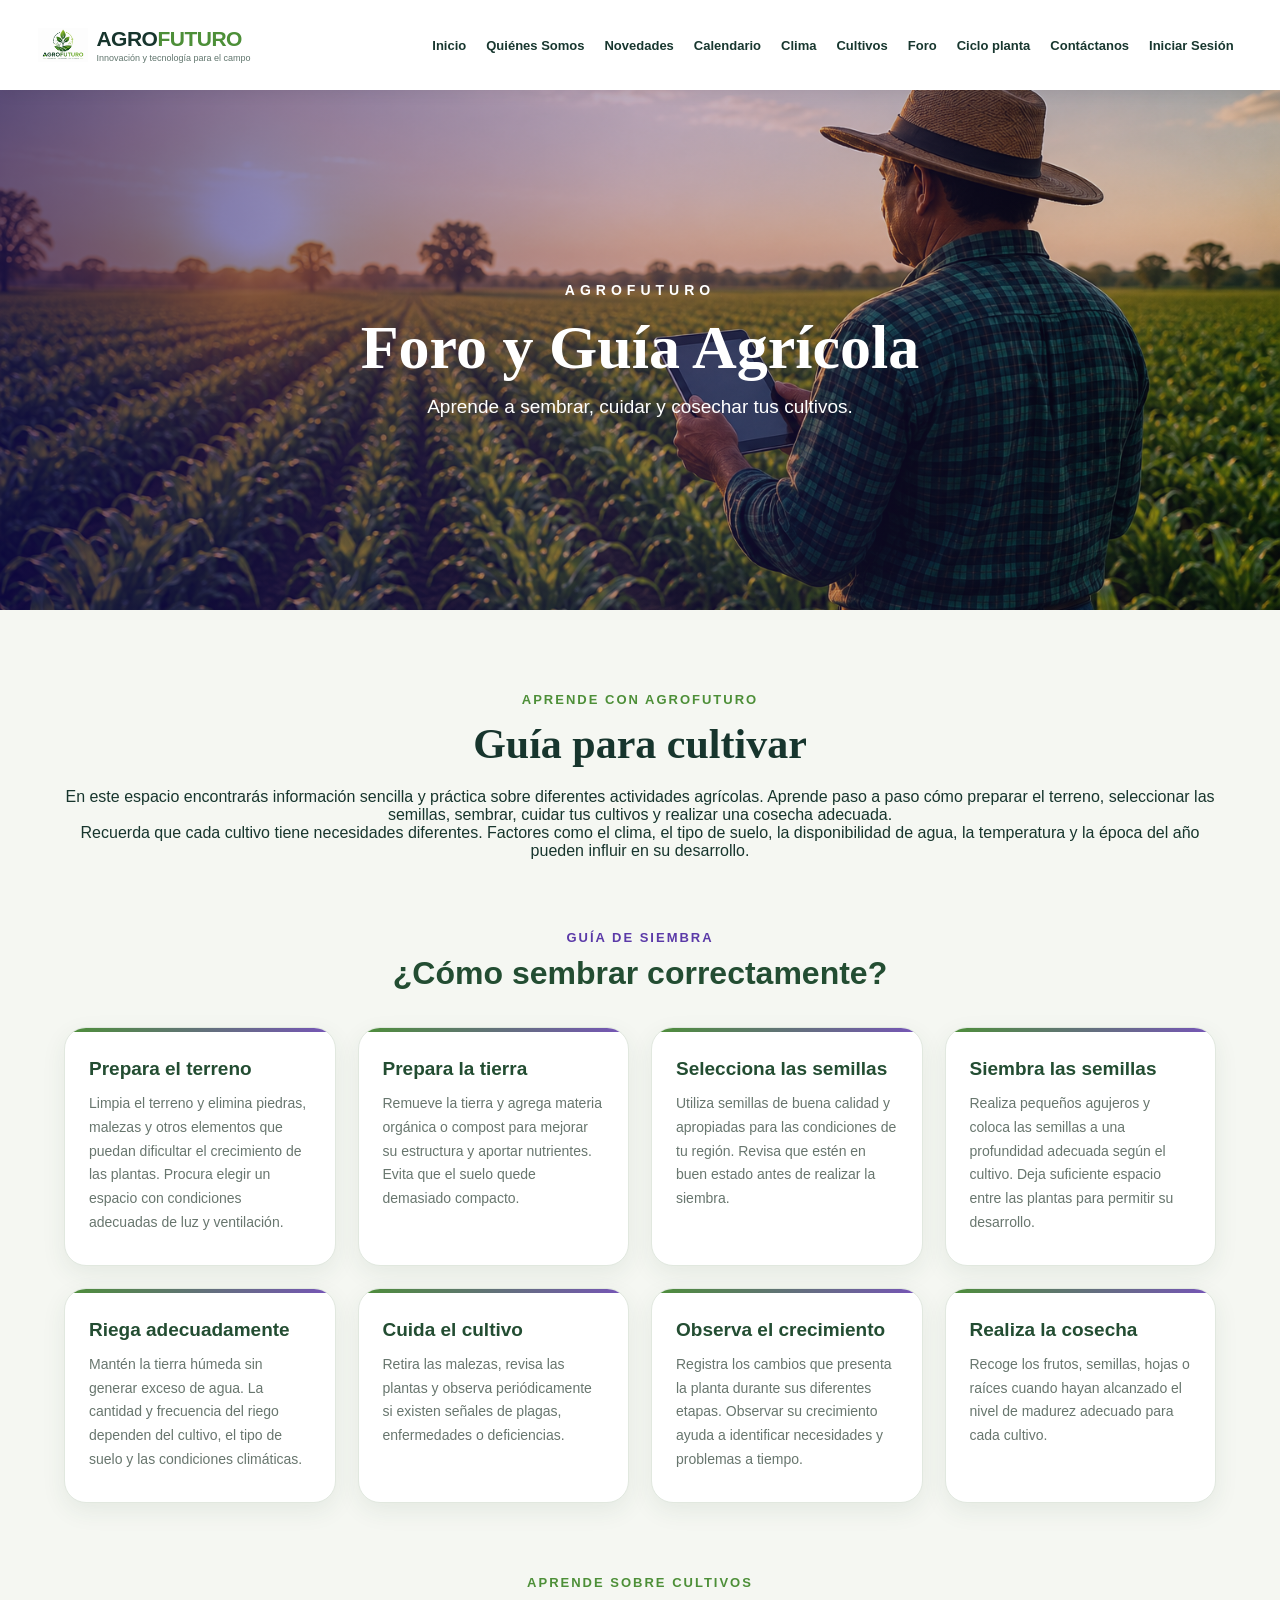
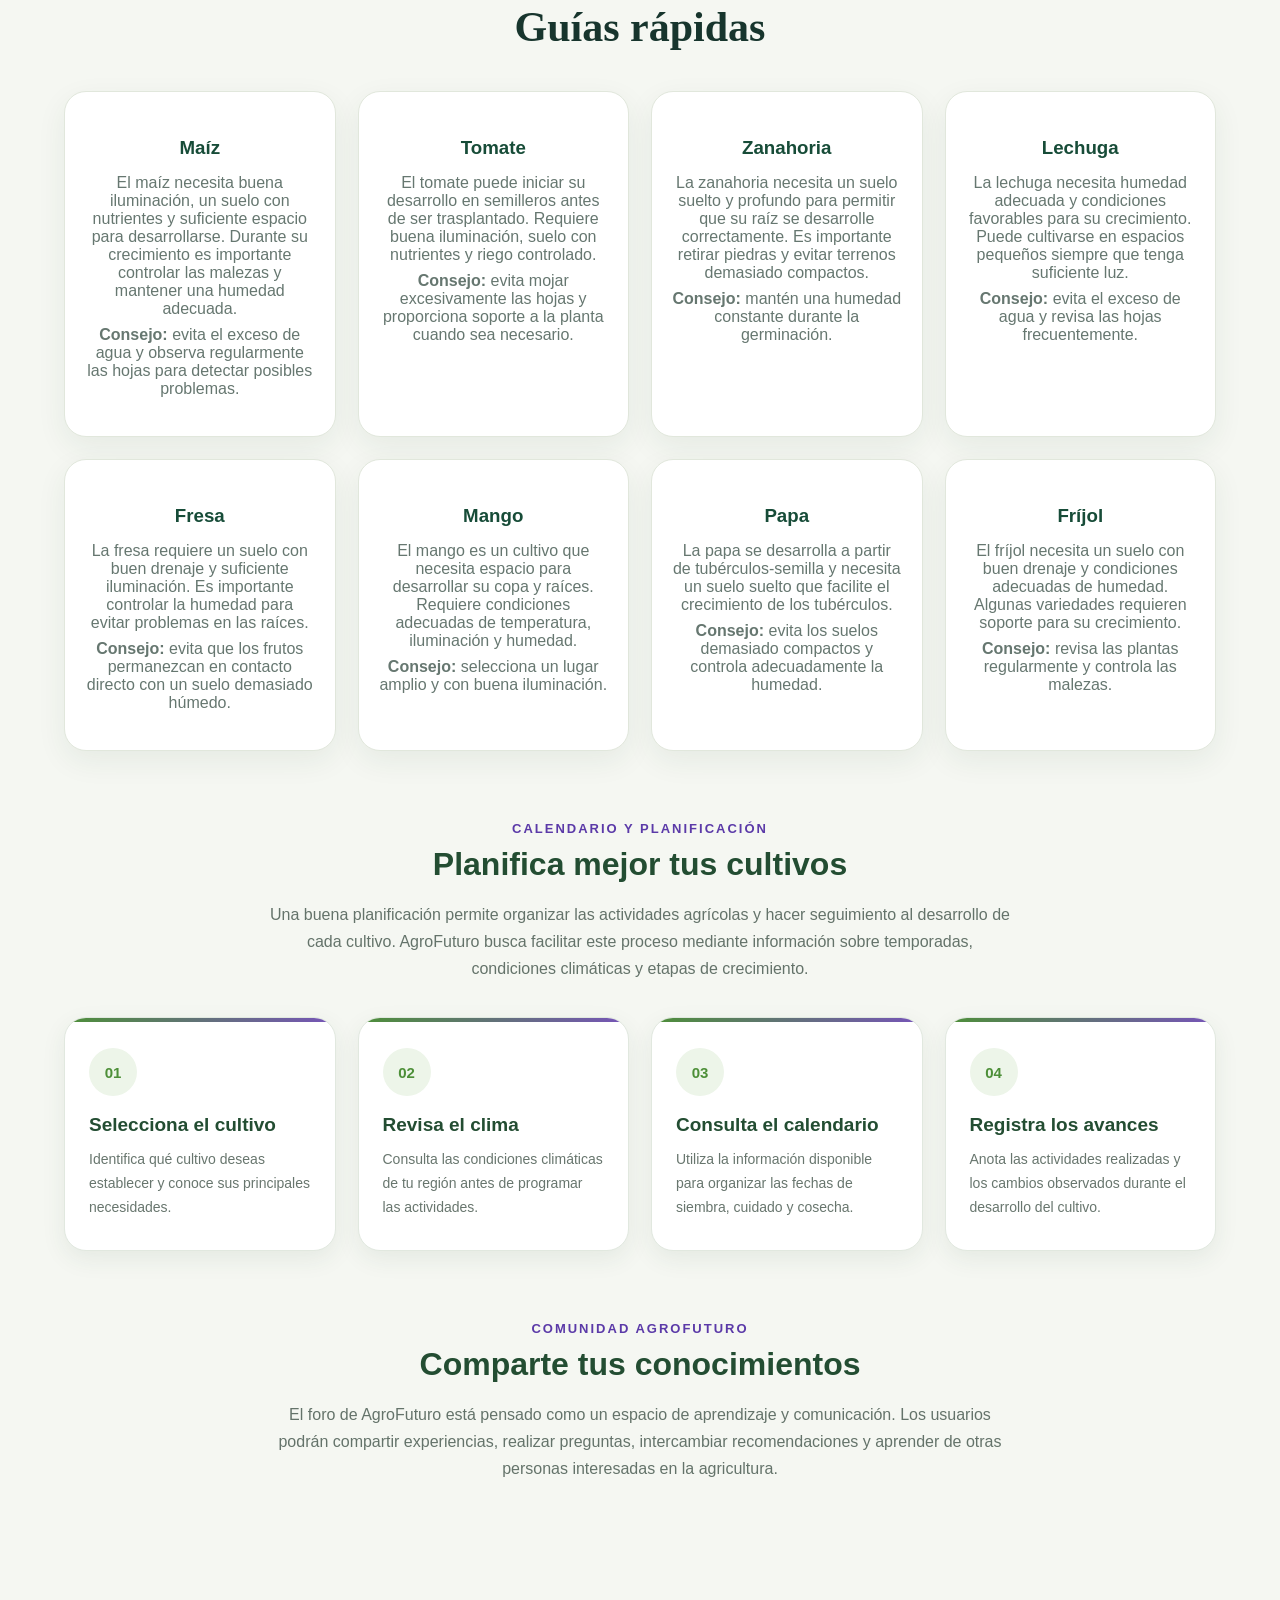
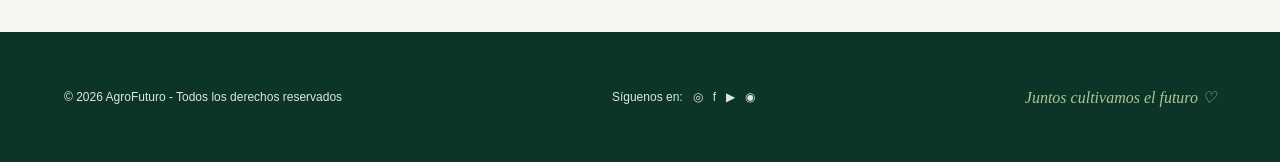
<file: foro.html>
<!DOCTYPE html>
<html lang="es">

<head>

    <meta charset="UTF-8">
    <meta name="viewport" content="width=device-width, initial-scale=1.0">

    <title>Foro Agrícola | AgroFuturo</title>

    <link rel="stylesheet" href="styles.css">

</head>

<body>

<header class="header">

    <a class="logo" href="index_principal.php">

        <img src="logo.png" alt="Logo AgroFuturo">

        <span>
            <strong>AGRO<span>FUTURO</span></strong>
            <small>Innovación y tecnología para el campo</small>
        </span>

    </a>

    <button class="menu-toggle" id="menuToggle">☰</button>

<nav class="nav">

      <a href="index_principal.php">Inicio</a>

    <a href="quienessomos.php">Quiénes Somos</a>

    <a href="noticias.php">Novedades</a>

    <a href="calendario.php">Calendario</a>

    <a href="clima.php">Clima</a>

    <a href="cultivos.php">Cultivos</a>

    <a href="foro.php">Foro</a>

    <a href="ciclo_planta.php">Ciclo planta</a>

    <a href="contacto.php">Contáctanos</a>

    <a href="iniciodesesion.php">Iniciar Sesión</a>

</nav>

</header>

<section class="page-banner">

    <div class="banner-overlay"></div>

    <div class="banner-content">

        <p>AGROFUTURO</p>

        <h1>Foro y Guía Agrícola</h1>

        <span>
            Aprende a sembrar, cuidar y cosechar tus cultivos.
        </span>

    </div>

</section>

<main class="page-content">

    <section class="calendar-section">

        <small>APRENDE CON AGROFUTURO</small>

        <h2>Guía para cultivar</h2>

        <p class="calendar-description">
            En este espacio encontrarás información sencilla y práctica
            sobre diferentes actividades agrícolas. Aprende paso a paso
            cómo preparar el terreno, seleccionar las semillas, sembrar,
            cuidar tus cultivos y realizar una cosecha adecuada.
        </p>

        <p class="calendar-description">
            Recuerda que cada cultivo tiene necesidades diferentes.
            Factores como el clima, el tipo de suelo, la disponibilidad
            de agua, la temperatura y la época del año pueden influir
            en su desarrollo.
        </p>

    </section>

    <section class="lunar-info">

        <small>GUÍA DE SIEMBRA</small>

        <h2>¿Cómo sembrar correctamente?</h2>

        <div class="lunar-steps">

            <div class="lunar-step">

                <h3>Prepara el terreno</h3>

                <p>
                    Limpia el terreno y elimina piedras, malezas y otros
                    elementos que puedan dificultar el crecimiento de las
                    plantas. Procura elegir un espacio con condiciones
                    adecuadas de luz y ventilación.
                </p>

            </div>

            <div class="lunar-step">


                <h3>Prepara la tierra</h3>

                <p>
                    Remueve la tierra y agrega materia orgánica o compost
                    para mejorar su estructura y aportar nutrientes.
                    Evita que el suelo quede demasiado compacto.
                </p>

            </div>

            <div class="lunar-step">

                

                <h3>Selecciona las semillas</h3>

                <p>
                    Utiliza semillas de buena calidad y apropiadas para
                    las condiciones de tu región. Revisa que estén en
                    buen estado antes de realizar la siembra.
                </p>

            </div>

            <div class="lunar-step">

         

                <h3>Siembra las semillas</h3>

                <p>
                    Realiza pequeños agujeros y coloca las semillas a una
                    profundidad adecuada según el cultivo. Deja suficiente
                    espacio entre las plantas para permitir su desarrollo.
                </p>

            </div>

            <div class="lunar-step">


                <h3>Riega adecuadamente</h3>

                <p>
                    Mantén la tierra húmeda sin generar exceso de agua.
                    La cantidad y frecuencia del riego dependen del
                    cultivo, el tipo de suelo y las condiciones climáticas.
                </p>

            </div>

            <div class="lunar-step">

            

                <h3>Cuida el cultivo</h3>

                <p>
                    Retira las malezas, revisa las plantas y observa
                    periódicamente si existen señales de plagas,
                    enfermedades o deficiencias.
                </p>

            </div>

            <div class="lunar-step">

            

                <h3>Observa el crecimiento</h3>

                <p>
                    Registra los cambios que presenta la planta durante
                    sus diferentes etapas. Observar su crecimiento ayuda
                    a identificar necesidades y problemas a tiempo.
                </p>

            </div>

            <div class="lunar-step">


                <h3>Realiza la cosecha</h3>

                <p>
                    Recoge los frutos, semillas, hojas o raíces cuando
                    hayan alcanzado el nivel de madurez adecuado para
                    cada cultivo.
                </p>

            </div>

        </div>

    </section>

    <section class="calendar-section">

        <small>APRENDE SOBRE CULTIVOS</small>

        <h2>Guías rápidas</h2>

        <div class="calendar-grid">

            <div class="calendar-card">

                <span class="moon-icon"></span>

                <h3>Maíz</h3>

                <p>
                    El maíz necesita buena iluminación, un suelo con
                    nutrientes y suficiente espacio para desarrollarse.
                    Durante su crecimiento es importante controlar las
                    malezas y mantener una humedad adecuada.
                </p>

                <p>
                    <strong>Consejo:</strong>
                    evita el exceso de agua y observa regularmente las
                    hojas para detectar posibles problemas.
                </p>

            </div>

            <div class="calendar-card">

                <span class="moon-icon"></span>

                <h3>Tomate</h3>

                <p>
                    El tomate puede iniciar su desarrollo en semilleros
                    antes de ser trasplantado. Requiere buena iluminación,
                    suelo con nutrientes y riego controlado.
                </p>

                <p>
                    <strong>Consejo:</strong>
                    evita mojar excesivamente las hojas y proporciona
                    soporte a la planta cuando sea necesario.
                </p>

            </div>

            <div class="calendar-card">

                <span class="moon-icon"></span>

                <h3>Zanahoria</h3>

                <p>
                    La zanahoria necesita un suelo suelto y profundo para
                    permitir que su raíz se desarrolle correctamente.
                    Es importante retirar piedras y evitar terrenos
                    demasiado compactos.
                </p>

                <p>
                    <strong>Consejo:</strong>
                    mantén una humedad constante durante la germinación.
                </p>

            </div>

            <div class="calendar-card">

                <span class="moon-icon"></span>

                <h3>Lechuga</h3>

                <p>
                    La lechuga necesita humedad adecuada y condiciones
                    favorables para su crecimiento. Puede cultivarse en
                    espacios pequeños siempre que tenga suficiente luz.
                </p>

                <p>
                    <strong>Consejo:</strong>
                    evita el exceso de agua y revisa las hojas
                    frecuentemente.
                </p>

            </div>

            <div class="calendar-card">

                <span class="moon-icon"></span>

                <h3>Fresa</h3>

                <p>
                    La fresa requiere un suelo con buen drenaje y
                    suficiente iluminación. Es importante controlar
                    la humedad para evitar problemas en las raíces.
                </p>

                <p>
                    <strong>Consejo:</strong>
                    evita que los frutos permanezcan en contacto directo
                    con un suelo demasiado húmedo.
                </p>

            </div>

            <div class="calendar-card">

                <span class="moon-icon"></span>

                <h3>Mango</h3>

                <p>
                    El mango es un cultivo que necesita espacio para
                    desarrollar su copa y raíces. Requiere condiciones
                    adecuadas de temperatura, iluminación y humedad.
                </p>

                <p>
                    <strong>Consejo:</strong>
                    selecciona un lugar amplio y con buena iluminación.
                </p>

            </div>

            <div class="calendar-card">

                <span class="moon-icon"></span>

                <h3>Papa</h3>

                <p>
                    La papa se desarrolla a partir de tubérculos-semilla
                    y necesita un suelo suelto que facilite el crecimiento
                    de los tubérculos.
                </p>

                <p>
                    <strong>Consejo:</strong>
                    evita los suelos demasiado compactos y controla
                    adecuadamente la humedad.
                </p>

            </div>

            <div class="calendar-card">

                <span class="moon-icon"></span>

                <h3>Fríjol</h3>

                <p>
                    El fríjol necesita un suelo con buen drenaje y
                    condiciones adecuadas de humedad. Algunas variedades
                    requieren soporte para su crecimiento.
                </p>

                <p>
                    <strong>Consejo:</strong>
                    revisa las plantas regularmente y controla las malezas.
                </p>

            </div>

        </div>

    </section>



    <section class="lunar-info">

        <small>CALENDARIO Y PLANIFICACIÓN</small>

        <h2>Planifica mejor tus cultivos</h2>

        <p class="calendar-description">
            Una buena planificación permite organizar las actividades
            agrícolas y hacer seguimiento al desarrollo de cada cultivo.
            AgroFuturo busca facilitar este proceso mediante información
            sobre temporadas, condiciones climáticas y etapas de crecimiento.
        </p>

        <div class="lunar-steps">

            <div class="lunar-step">

                <span>01</span>

                <h3>Selecciona el cultivo</h3>

                <p>
                    Identifica qué cultivo deseas establecer y conoce
                    sus principales necesidades.
                </p>

            </div>

            <div class="lunar-step">

                <span>02</span>

                <h3>Revisa el clima</h3>

                <p>
                    Consulta las condiciones climáticas de tu región
                    antes de programar las actividades.
                </p>

            </div>

            <div class="lunar-step">

                <span>03</span>

                <h3>Consulta el calendario</h3>

                <p>
                    Utiliza la información disponible para organizar
                    las fechas de siembra, cuidado y cosecha.
                </p>

            </div>

            <div class="lunar-step">

                <span>04</span>

                <h3>Registra los avances</h3>

                <p>
                    Anota las actividades realizadas y los cambios
                    observados durante el desarrollo del cultivo.
                </p>

            </div>

        </div>

    </section>

    <section class="lunar-info">

        <small>COMUNIDAD AGROFUTURO</small>

        <h2>Comparte tus conocimientos</h2>

        <p class="calendar-description">
            El foro de AgroFuturo está pensado como un espacio de
            aprendizaje y comunicación. Los usuarios podrán compartir
            experiencias, realizar preguntas, intercambiar recomendaciones
            y aprender de otras personas interesadas en la agricultura.
        </p>

    </section>

</main>

<footer>

    <span>
        © 2026 AgroFuturo - Todos los derechos reservados
    </span>

    <div>
        Síguenos en: &nbsp; ◎ &nbsp; f &nbsp; ▶ &nbsp; ◉
    </div>

    <i>
        Juntos cultivamos el futuro ♡
    </i>

</footer>

<script src="script.js"></script>

</body>

</html>
</file>
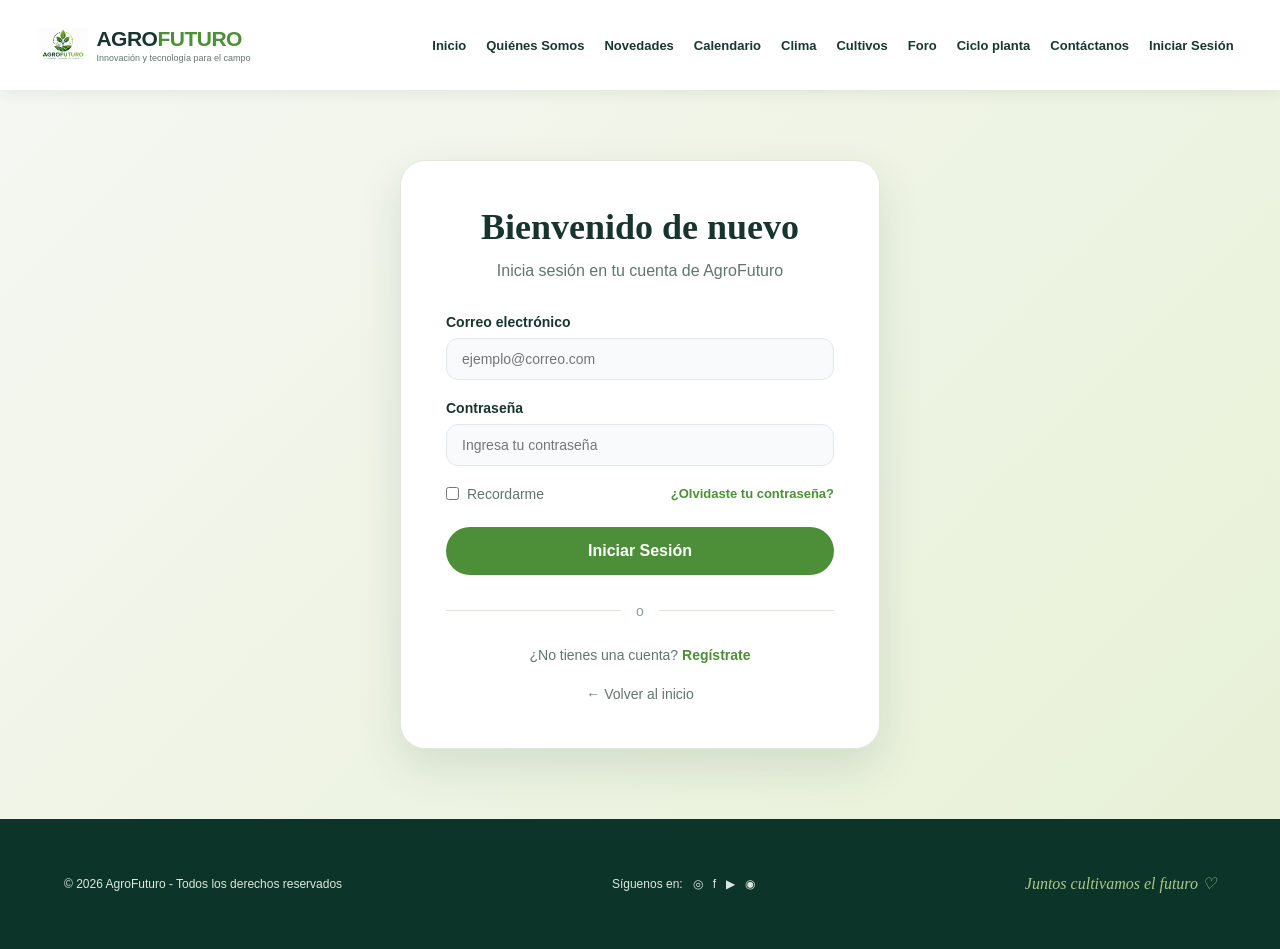
<file: iniciodesesion.html>
<!DOCTYPE html>
<html lang="es">

<head>
    <meta charset="UTF-8">
    <meta name="viewport" content="width=device-width, initial-scale=1.0">

    <title>AgroFuturo | Iniciar Sesión</title>

    <link rel="stylesheet" href="styles.css">
</head>

<body>

    <!-- =====================================================
         ENCABEZADO Y MENÚ
    ====================================================== -->

    <header class="header">

        <a href="index_principal.php" class="logo">

            <img src="logo.png" alt="Logo AgroFuturo">

            <span>
                <strong>AGRO<span>FUTURO</span></strong>
                <small>Innovación y tecnología para el campo</small>
            </span>

        </a>


        <!-- Botón para celulares -->

        <button class="menu-toggle" id="menuToggle" aria-label="Abrir menú">
            ☰
        </button>


        <!-- Menú de navegación -->

        <nav id="nav">

               <a href="index_principal.php">Inicio</a>

    <a href="quienessomos.php">Quiénes Somos</a>

    <a href="noticias.php">Novedades</a>

    <a href="calendario.php">Calendario</a>

    <a href="clima.php">Clima</a>

    <a href="cultivos.php">Cultivos</a>

    <a href="foro.php">Foro</a>

    <a href="ciclo_planta.php">Ciclo planta</a>

    <a href="contacto.php">Contáctanos</a>

    <a href="iniciodesesion.php">Iniciar Sesión</a>

        </nav>

    </header>


    <!-- =====================================================
         CONTENIDO PRINCIPAL
    ====================================================== -->

    <main class="auth-page">

        <section class="auth-box">

            <h1>Bienvenido de nuevo</h1>

            <p class="auth-subtitle">
                Inicia sesión en tu cuenta de AgroFuturo
            </p>


            <!-- FORMULARIO DE INICIO DE SESIÓN -->

            <form id="loginForm" action="login.php" method="POST">

                <!-- Correo -->

                <label for="loginCorreo">
                    Correo electrónico
                </label>

                <input
                    type="email"
                    id="loginCorreo"
                    name="loginCorreo"
                    placeholder="ejemplo@correo.com"
                    autocomplete="email"
                    required
                >


                <!-- Contraseña -->

                <label for="loginPassword">
                    Contraseña
                </label>

                <input
                    type="password"
                    id="loginPassword"
                    name="loginPassword"
                    placeholder="Ingresa tu contraseña"
                    autocomplete="current-password"
                    required
                >


                <!-- Opciones -->

                <div class="form-options">

                    <label class="remember">

                        <input
                            type="checkbox"
                            name="recordarme"
                        >

                        <span>Recordarme</span>

                    </label>


                    <a href="#">
                        ¿Olvidaste tu contraseña?
                    </a>

                </div>


                <!-- Botón -->

                <button type="submit" class="auth-button">
                    Iniciar Sesión
                </button>

            </form>


            <!-- Separador -->

            <div class="auth-divider">
                <span>o</span>
            </div>


            <!-- Registro -->

            <p class="register-text">

                ¿No tienes una cuenta?

                <a href="registro.php">
                    Regístrate
                </a>

            </p>


            <!-- Regresar al inicio -->

            <a href="index_principal.php" class="back-home">
                ← Volver al inicio
            </a>

        </section>

    </main>


    <!-- =====================================================
         PIE DE PÁGINA
    ====================================================== -->

    <footer>

        <span>
            © 2026 AgroFuturo - Todos los derechos reservados
        </span>

        <div>
            Síguenos en: &nbsp; ◎ &nbsp; f &nbsp; ▶ &nbsp; ◉
        </div>

        <i>
            Juntos cultivamos el futuro ♡
        </i>

    </footer>


    <!-- JAVASCRIPT -->

    <script src="script.js"></script>

</body>

</html>
</file>
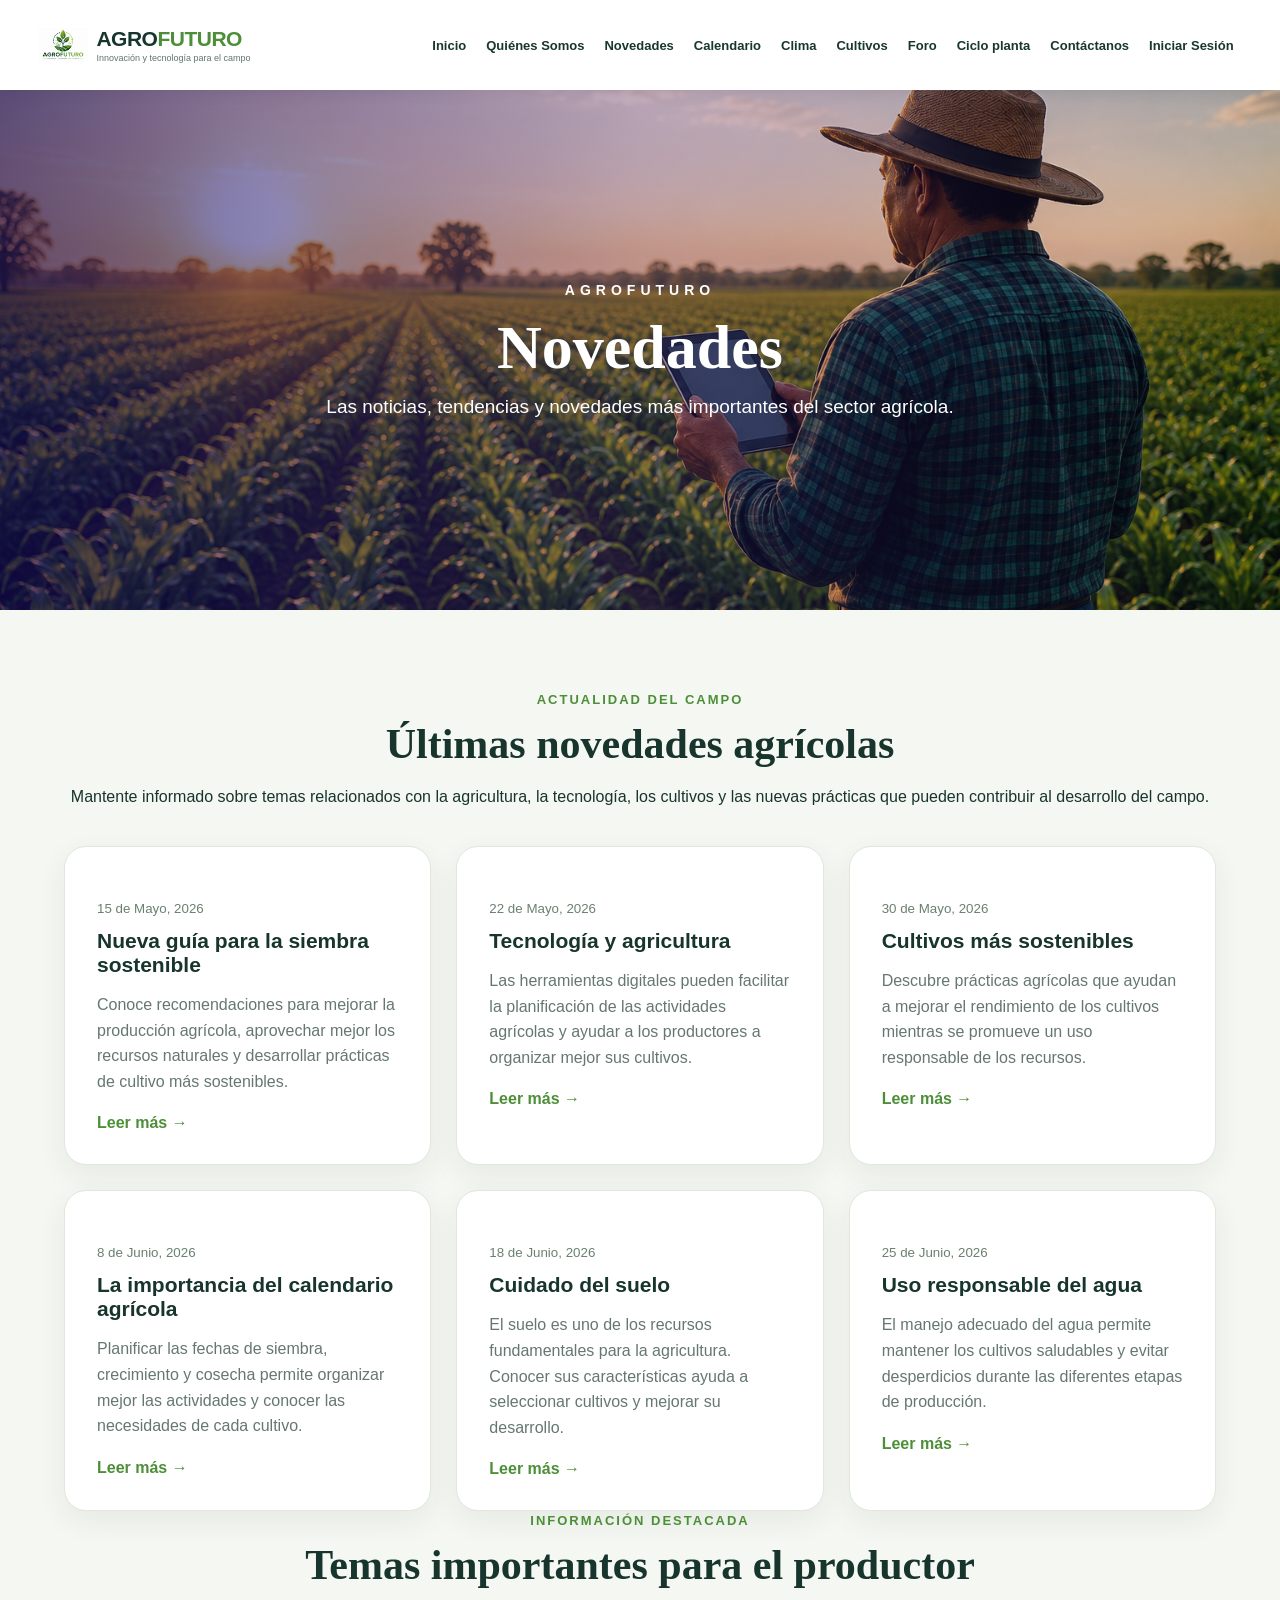
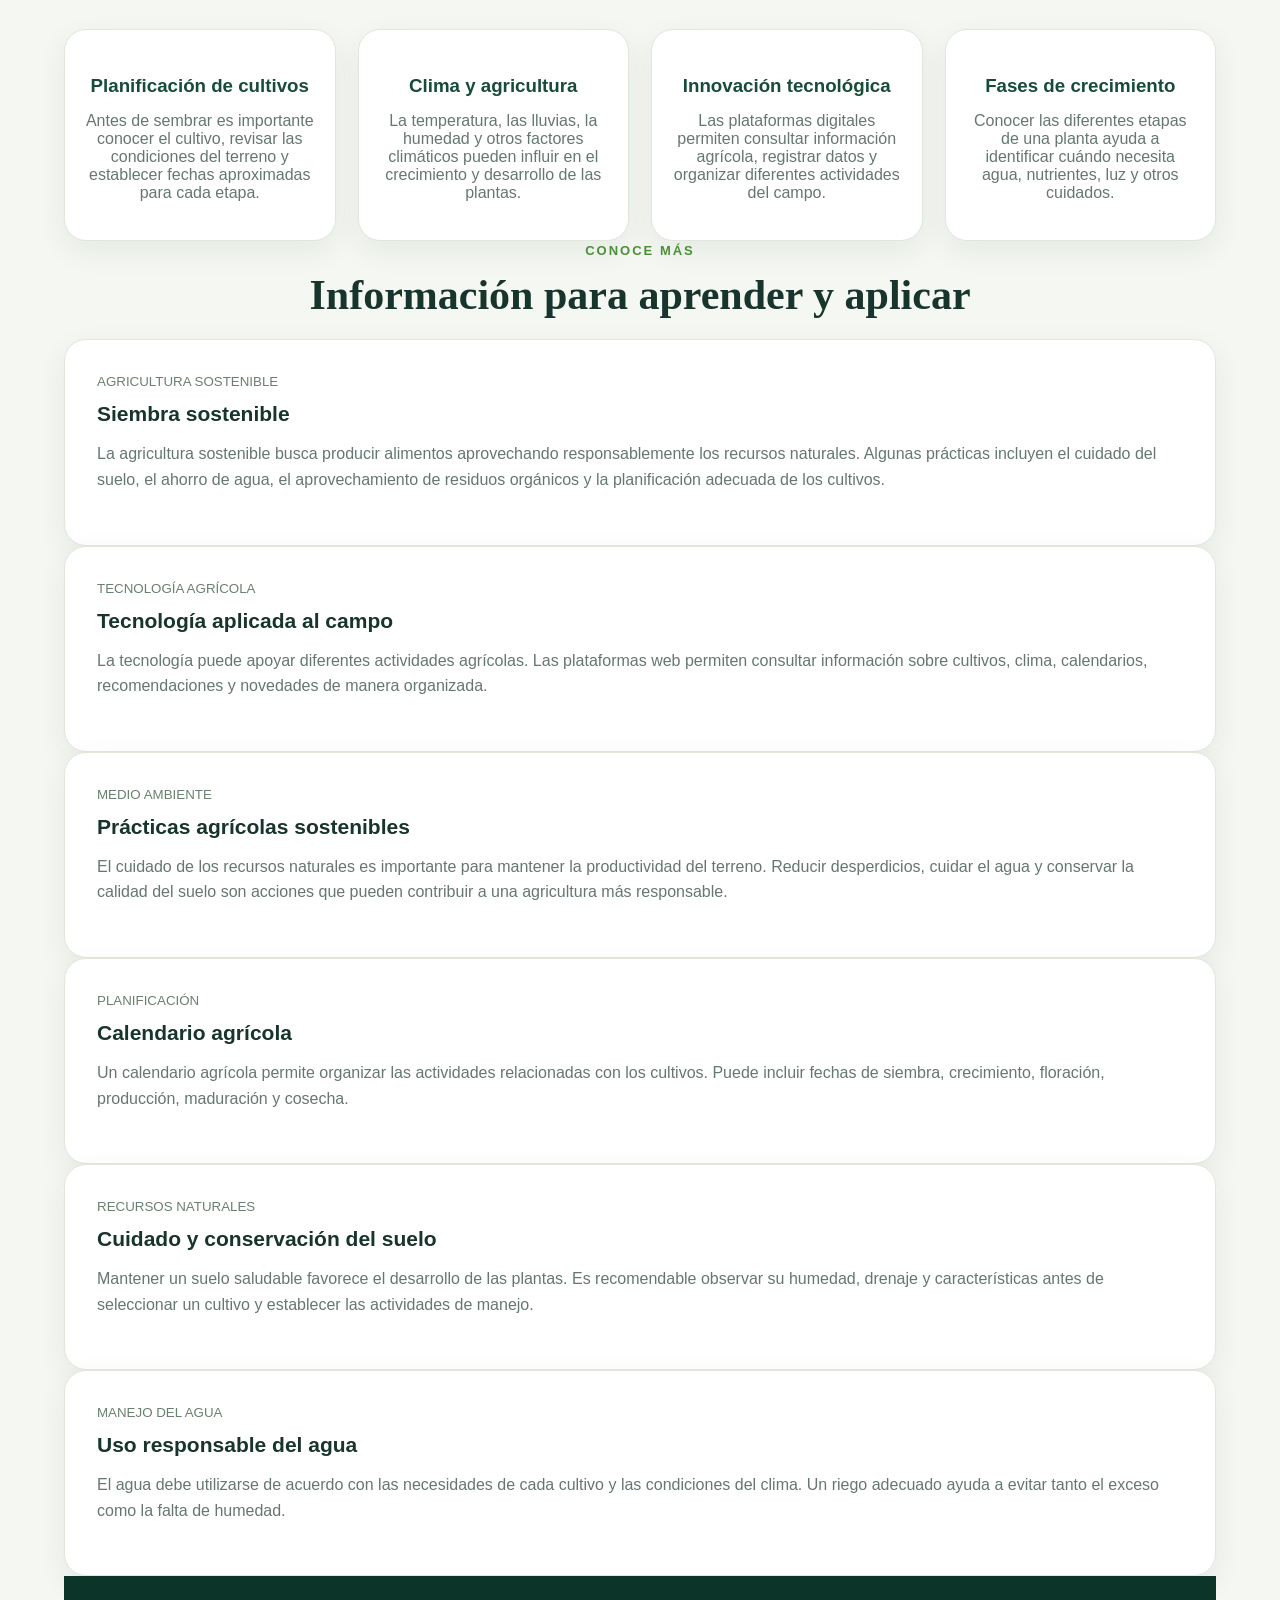
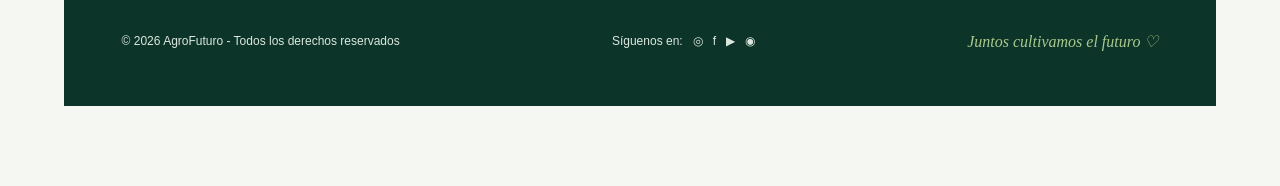
<file: noticias.html>
<!DOCTYPE html>
<html lang="es">

<head>

    <meta charset="UTF-8">
    <meta name="viewport" content="width=device-width, initial-scale=1.0">

    <title>Novedades | AgroFuturo</title>

    <link rel="stylesheet" href="styles.css">

</head>

<body>

<header class="header">

    <a class="logo" href="index_principal.php">

        <img src="logo.png" alt="Logo AgroFuturo">

        <span>
            <strong>AGRO<span>FUTURO</span></strong>
            <small>Innovación y tecnología para el campo</small>
        </span>

    </a>

    <button class="menu-toggle" id="menuToggle">☰</button>

<nav class="nav">

    <a href="index_principal.php">Inicio</a>

    <a href="quienessomos.php">Quiénes Somos</a>

    <a href="noticias.php">Novedades</a>

    <a href="calendario.php">Calendario</a>

    <a href="clima.php">Clima</a>

    <a href="cultivos.php">Cultivos</a>

    <a href="foro.php">Foro</a>

    <a href="ciclo_planta.php">Ciclo planta</a>

    <a href="contacto.php">Contáctanos</a>

    <a href="iniciodesesion.php">Iniciar Sesión</a>

</nav>

</header>


<section class="page-banner">

    <div class="banner-overlay"></div>

    <div class="banner-content">

        <p>AGROFUTURO</p>

        <h1>Novedades</h1>

        <span>
            Las noticias, tendencias y novedades más importantes
            del sector agrícola.
        </span>

    </div>

</section>


<main class="page-content">


    <!-- INTRODUCCIÓN -->

    <section class="news-section">

        <small>ACTUALIDAD DEL CAMPO</small>

        <h2>Últimas novedades agrícolas</h2>

        <p class="calendar-description">
            Mantente informado sobre temas relacionados con la agricultura,
            la tecnología, los cultivos y las nuevas prácticas que pueden
            contribuir al desarrollo del campo.
        </p>


        <div class="news-grid">


            <!-- NOTICIA 1 -->

            <article class="news-box">

                <span class="news-icon"></span>

                <small>15 de Mayo, 2026</small>

                <h3>
                    Nueva guía para la siembra sostenible
                </h3>

                <p>
                    Conoce recomendaciones para mejorar la producción
                    agrícola, aprovechar mejor los recursos naturales
                    y desarrollar prácticas de cultivo más sostenibles.
                </p>

                <a href="#siembra-sostenible">
                    Leer más →
                </a>

            </article>


            <!-- NOTICIA 2 -->

            <article class="news-box">

                <span class="news-icon"></span>

                <small>22 de Mayo, 2026</small>

                <h3>
                    Tecnología y agricultura
                </h3>

                <p>
                    Las herramientas digitales pueden facilitar la
                    planificación de las actividades agrícolas y ayudar
                    a los productores a organizar mejor sus cultivos.
                </p>

                <a href="#tecnologia">
                    Leer más →
                </a>

            </article>


            <!-- NOTICIA 3 -->

            <article class="news-box">

                <span class="news-icon"></span>

                <small>30 de Mayo, 2026</small>

                <h3>
                    Cultivos más sostenibles
                </h3>

                <p>
                    Descubre prácticas agrícolas que ayudan a mejorar
                    el rendimiento de los cultivos mientras se promueve
                    un uso responsable de los recursos.
                </p>

                <a href="#sostenibilidad">
                    Leer más →
                </a>

            </article>


            <!-- NOTICIA 4 -->

            <article class="news-box">

                <span class="news-icon"></span>

                <small>8 de Junio, 2026</small>

                <h3>
                    La importancia del calendario agrícola
                </h3>

                <p>
                    Planificar las fechas de siembra, crecimiento y
                    cosecha permite organizar mejor las actividades
                    y conocer las necesidades de cada cultivo.
                </p>

                <a href="#calendario-agricola">
                    Leer más →
                </a>

            </article>


            <!-- NOTICIA 5 -->

            <article class="news-box">

                <span class="news-icon"></span>

                <small>18 de Junio, 2026</small>

                <h3>
                    Cuidado del suelo
                </h3>

                <p>
                    El suelo es uno de los recursos fundamentales para
                    la agricultura. Conocer sus características ayuda
                    a seleccionar cultivos y mejorar su desarrollo.
                </p>

                <a href="#cuidado-suelo">
                    Leer más →
                </a>

            </article>


            <!-- NOTICIA 6 -->

            <article class="news-box">

                <span class="news-icon"></span>

                <small>25 de Junio, 2026</small>

                <h3>
                    Uso responsable del agua
                </h3>

                <p>
                    El manejo adecuado del agua permite mantener los
                    cultivos saludables y evitar desperdicios durante
                    las diferentes etapas de producción.
                </p>

                <a href="#uso-agua">
                    Leer más →
                </a>

            </article>


        </div>

    </section>



    <!-- NOTICIAS DESTACADAS -->

    <section class="calendar-section">

        <small>INFORMACIÓN DESTACADA</small>

        <h2>Temas importantes para el productor</h2>

        <div class="calendar-grid">


            <div class="calendar-card">

                <span class="moon-icon"></span>

                <h3>Planificación de cultivos</h3>

                <p>
                    Antes de sembrar es importante conocer el cultivo,
                    revisar las condiciones del terreno y establecer
                    fechas aproximadas para cada etapa.
                </p>

            </div>


            <div class="calendar-card">

                <span class="moon-icon"></span>

                <h3>Clima y agricultura</h3>

                <p>
                    La temperatura, las lluvias, la humedad y otros
                    factores climáticos pueden influir en el crecimiento
                    y desarrollo de las plantas.
                </p>

            </div>


            <div class="calendar-card">

                <span class="moon-icon"></span>

                <h3>Innovación tecnológica</h3>

                <p>
                    Las plataformas digitales permiten consultar
                    información agrícola, registrar datos y organizar
                    diferentes actividades del campo.
                </p>

            </div>


            <div class="calendar-card">

                <span class="moon-icon"></span>

                <h3>Fases de crecimiento</h3>

                <p>
                    Conocer las diferentes etapas de una planta ayuda
                    a identificar cuándo necesita agua, nutrientes,
                    luz y otros cuidados.
                </p>

            </div>


        </div>

    </section>



    <!-- INFORMACIÓN AMPLIADA -->

    <section class="news-section">


        <small>CONOCE MÁS</small>

        <h2>Información para aprender y aplicar</h2>


        <article class="news-box" id="siembra-sostenible">

            <small>AGRICULTURA SOSTENIBLE</small>

            <h3>
                Siembra sostenible
            </h3>

            <p>
                La agricultura sostenible busca producir alimentos
                aprovechando responsablemente los recursos naturales.
                Algunas prácticas incluyen el cuidado del suelo,
                el ahorro de agua, el aprovechamiento de residuos
                orgánicos y la planificación adecuada de los cultivos.
            </p>

        </article>


        <article class="news-box" id="tecnologia">

            <small>TECNOLOGÍA AGRÍCOLA</small>

            <h3>
                Tecnología aplicada al campo
            </h3>

            <p>
                La tecnología puede apoyar diferentes actividades
                agrícolas. Las plataformas web permiten consultar
                información sobre cultivos, clima, calendarios,
                recomendaciones y novedades de manera organizada.
            </p>

        </article>


        <article class="news-box" id="sostenibilidad">

            <small>MEDIO AMBIENTE</small>

            <h3>
                Prácticas agrícolas sostenibles
            </h3>

            <p>
                El cuidado de los recursos naturales es importante
                para mantener la productividad del terreno. Reducir
                desperdicios, cuidar el agua y conservar la calidad
                del suelo son acciones que pueden contribuir a una
                agricultura más responsable.
            </p>

        </article>


        <article class="news-box" id="calendario-agricola">

            <small>PLANIFICACIÓN</small>

            <h3>
                Calendario agrícola
            </h3>

            <p>
                Un calendario agrícola permite organizar las actividades
                relacionadas con los cultivos. Puede incluir fechas de
                siembra, crecimiento, floración, producción, maduración
                y cosecha.
            </p>

        </article>


        <article class="news-box" id="cuidado-suelo">

            <small>RECURSOS NATURALES</small>

            <h3>
                Cuidado y conservación del suelo
            </h3>

            <p>
                Mantener un suelo saludable favorece el desarrollo de
                las plantas. Es recomendable observar su humedad,
                drenaje y características antes de seleccionar un
                cultivo y establecer las actividades de manejo.
            </p>

        </article>


        <article class="news-box" id="uso-agua">

            <small>MANEJO DEL AGUA</small>

            <h3>
                Uso responsable del agua
            </h3>

            <p>
                El agua debe utilizarse de acuerdo con las necesidades
                de cada cultivo y las condiciones del clima. Un riego
                adecuado ayuda a evitar tanto el exceso como la falta
                de humedad.
            </p>

        </article>


    </section>


<footer>

    <span>
        © 2026 AgroFuturo - Todos los derechos reservados
    </span>

    <div>
        Síguenos en: &nbsp; ◎ &nbsp; f &nbsp; ▶ &nbsp; ◉
    </div>

    <i>
        Juntos cultivamos el futuro ♡
    </i>

</footer>


<script src="script.js"></script>

</body>

</html>
</file>
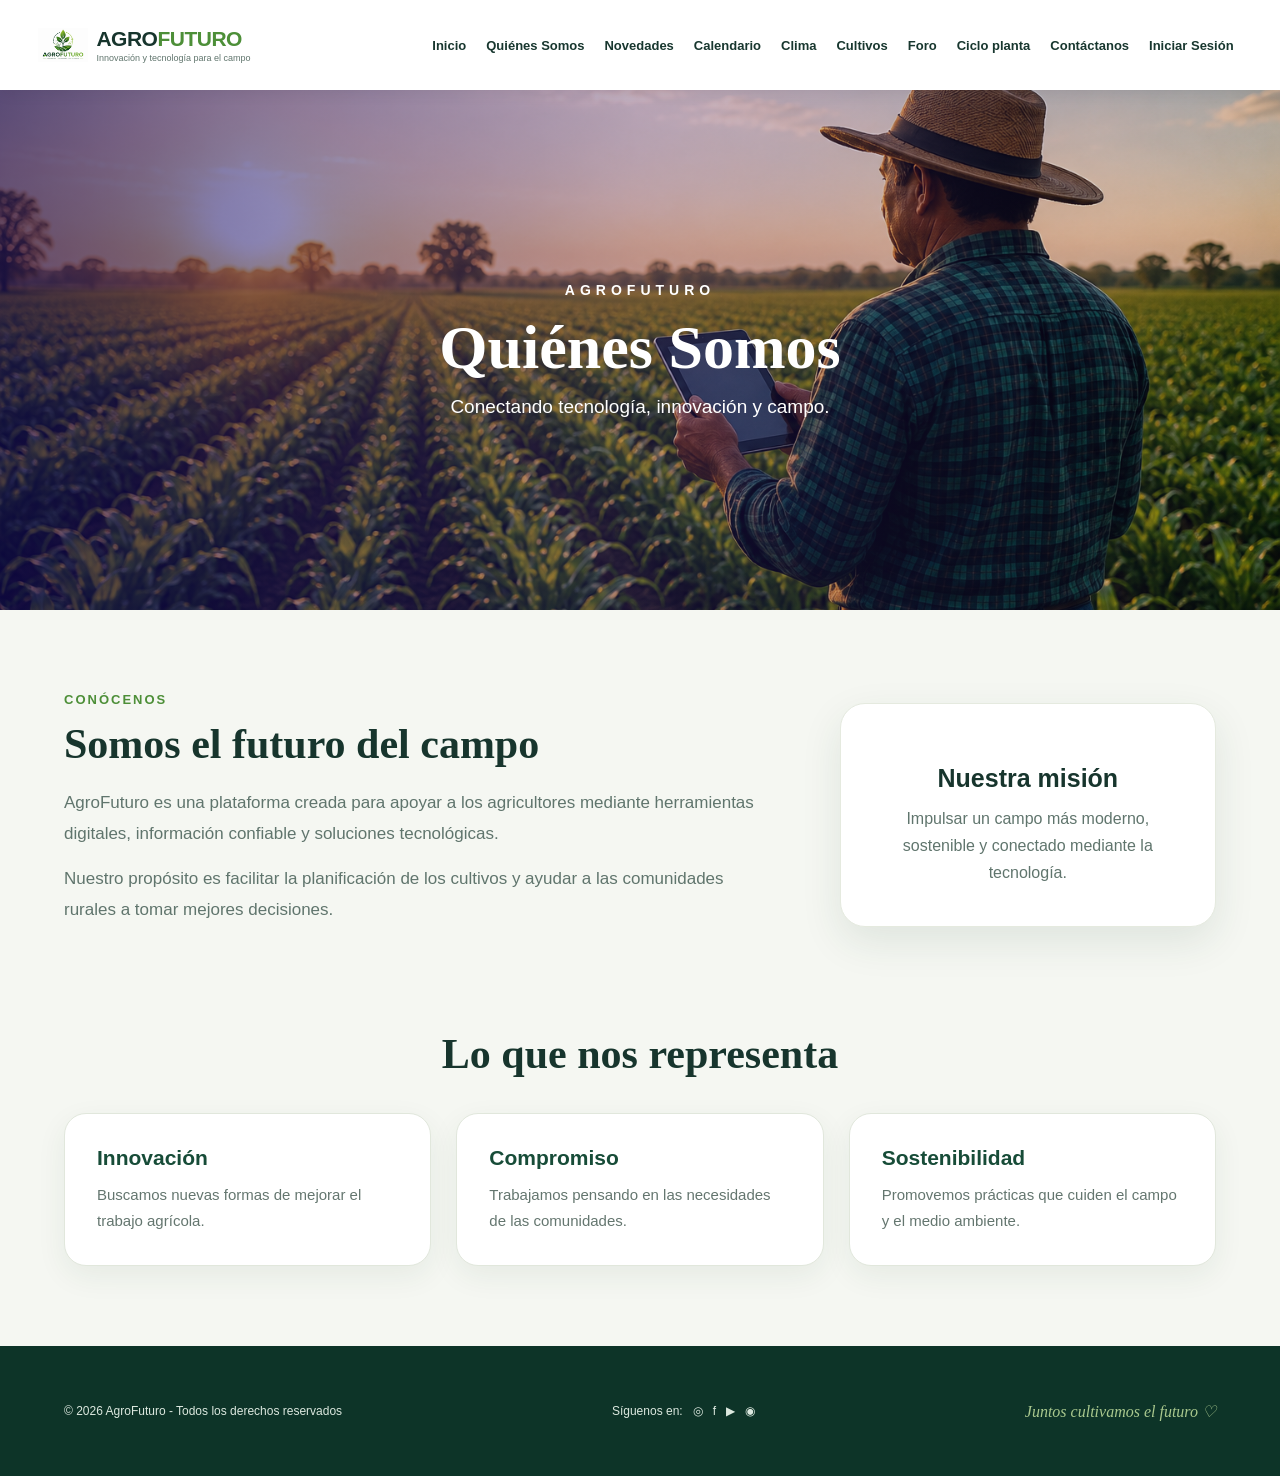
<file: quienessomos.html>
<!DOCTYPE html>
<html lang="es">

<head>

    <meta charset="UTF-8">

    <meta
        name="viewport"
        content="width=device-width, initial-scale=1.0"
    >

    <title>Quiénes Somos | AgroFuturo</title>

    <link
        rel="stylesheet"
        href="styles.css"
    >

</head>

<body>

<header class="header">

    <a
        class="logo"
        href="index_principal.php"
    >

        <img
            src="logo.png"
            alt="Logo AgroFuturo"
        >

        <span>

            <strong>
                AGRO<span>FUTURO</span>
            </strong>

            <small>
                Innovación y tecnología para el campo
            </small>

        </span>

    </a>


    <button
        class="menu-toggle"
        id="menuToggle"
        type="button"
    >
        ☰
    </button>


    <nav
        class="nav"
        id="nav"
    >

            <a href="index_principal.php">Inicio</a>

    <a href="quienessomos.php">Quiénes Somos</a>

    <a href="noticias.php">Novedades</a>

    <a href="calendario.php">Calendario</a>

    <a href="clima.php">Clima</a>

    <a href="cultivos.php">Cultivos</a>

    <a href="foro.php">Foro</a>

    <a href="ciclo_planta.php">Ciclo planta</a>

    <a href="contacto.php">Contáctanos</a>

    <a href="iniciodesesion.php">Iniciar Sesión</a>

    </nav>

</header>


<section class="page-banner">

    <img
        src="granjero.png"
        alt="Campo agrícola AgroFuturo"
        class="hero-image"
    >

    <div class="banner-overlay"></div>

    <div class="banner-content">

        <p>
            AGROFUTURO
        </p>

        <h1>
            Quiénes Somos
        </h1>

        <span>
            Conectando tecnología, innovación y campo.
        </span>

    </div>

</section>


<main class="page-content">


    <section class="about-section">


        <div class="about-text">

            <small>
                CONÓCENOS
            </small>

            <h2>
                Somos el futuro del campo
            </h2>

            <p>
                AgroFuturo es una plataforma creada para apoyar a los
                agricultores mediante herramientas digitales, información
                confiable y soluciones tecnológicas.
            </p>

            <p>
                Nuestro propósito es facilitar la planificación de los
                cultivos y ayudar a las comunidades rurales a tomar
                mejores decisiones.
            </p>

        </div>


        <div class="about-card">

            <h3>
                Nuestra misión
            </h3>

            <p>
                Impulsar un campo más moderno, sostenible y conectado
                mediante la tecnología.
            </p>

        </div>


    </section>


    <section class="values">

        <h2>
            Lo que nos representa
        </h2>


        <div class="cards">


            <article class="card">

                <h3>
                    Innovación
                </h3>

                <p>
                    Buscamos nuevas formas de mejorar el trabajo agrícola.
                </p>

            </article>


            <article class="card">

                <h3>
                    Compromiso
                </h3>

                <p>
                    Trabajamos pensando en las necesidades de las comunidades.
                </p>

            </article>


            <article class="card">

                <h3>
                    Sostenibilidad
                </h3>

                <p>
                    Promovemos prácticas que cuiden el campo y el medio ambiente.
                </p>

            </article>


        </div>

    </section>


</main>


<footer>

    <span>
        © 2026 AgroFuturo - Todos los derechos reservados
    </span>


    <div>
        Síguenos en:
        &nbsp; ◎ &nbsp;
        f &nbsp;
        ▶ &nbsp;
        ◉
    </div>


    <i>
        Juntos cultivamos el futuro ♡
    </i>

</footer>


<script src="script.js"></script>

</body>

</html>
</file>
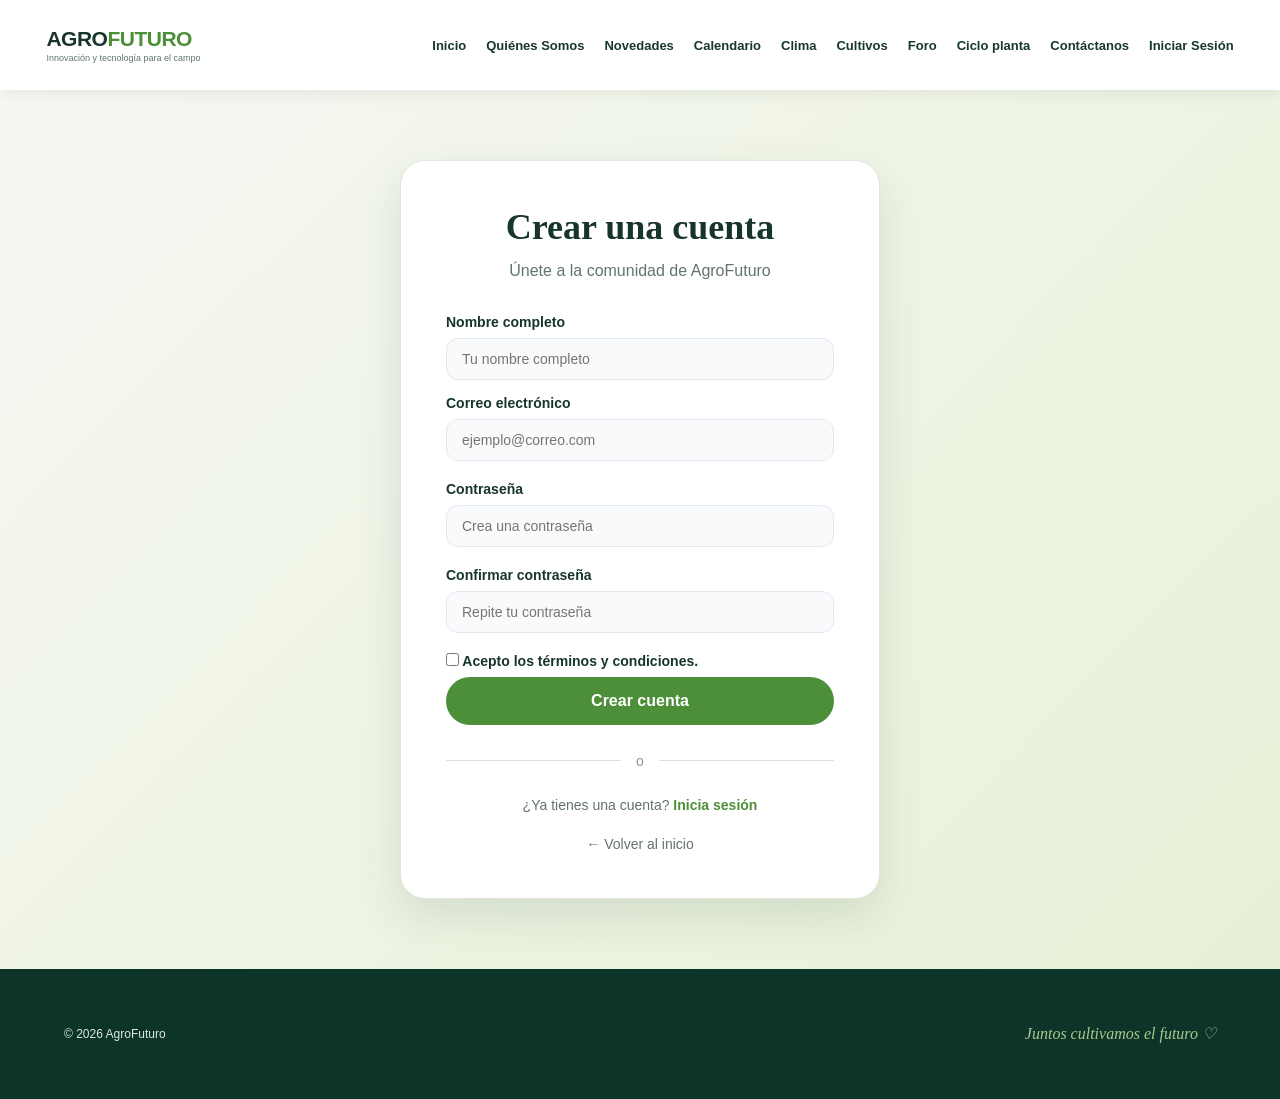
<file: registro.html>
<!DOCTYPE html>
<html lang="es">
<head>
    <meta charset="UTF-8">
    <meta name="viewport" content="width=device-width, initial-scale=1.0">
    <title>AgroFuturo | Registro</title>
    <link rel="stylesheet" href="styles.css">
</head>
<body>

<header class="header">
    <a href="index_principal.php" class="logo">
        <span class="logo-icon"></span>
        <span>
            <strong>AGRO<span>FUTURO</span></strong>
            <small>Innovación y tecnología para el campo</small>
        </span>
    </a>

 <nav id="nav">
    <a href="index_principal.php">Inicio</a>

    <a href="quienessomos.php">Quiénes Somos</a>

    <a href="noticias.php">Novedades</a>

    <a href="calendario.php">Calendario</a>

    <a href="clima.php">Clima</a>

    <a href="cultivos.php">Cultivos</a>

    <a href="foro.php">Foro</a>

    <a href="ciclo_planta.php">Ciclo planta</a>

    <a href="contacto.php">Contáctanos</a>

    <a href="iniciodesesion.php">Iniciar Sesión</a>

</nav>
</header>

<main class="auth-page">
    <section class="auth-box register-box">

        <h1>Crear una cuenta</h1>
        <p class="auth-subtitle">Únete a la comunidad de AgroFuturo</p>

        <form id="registerForm" action="registro.php" method="POST">

            <label for="nombre">Nombre completo</label>
            <input
                type="text"
                id="nombre"
                name="nombre"
                class="auth-input"
                placeholder="Tu nombre completo"
                required
            >

            <label for="registroCorreo">Correo electrónico</label>
            <input
                type="email"
                id="registroCorreo"
                name="registroCorreo"
                class="auth-input"
                placeholder="ejemplo@correo.com"
                required
            >

            <label for="registroPassword">Contraseña</label>
            <input
                type="password"
                id="registroPassword"
                name="registroPassword"
                class="auth-input"
                placeholder="Crea una contraseña"
                minlength="6"
                required
            >

            <label for="confirmPassword">Confirmar contraseña</label>
            <input
                type="password"
                id="confirmPassword"
                name="confirmPassword"
                class="auth-input"
                placeholder="Repite tu contraseña"
                minlength="6"
                required
            >

            <label class="terms">
                <input type="checkbox" name="terminos" required>
                Acepto los términos y condiciones.
            </label>

            <button type="submit" class="auth-button">
                Crear cuenta
            </button>

        </form>

        <div class="auth-divider">o</div>

        <p class="register-text">
            ¿Ya tienes una cuenta?
            <a href="iniciodesesion.php">Inicia sesión</a>
        </p>

        <a href="index_principal.php" class="back-home">
            ← Volver al inicio
        </a>

    </section>
</main>

<footer>
    <span>© 2026 AgroFuturo</span>
    <i>Juntos cultivamos el futuro ♡</i>
</footer>

<script src="script.js"></script>
</body>
</html>
</file>
<file: styles.css>
/* =========================================================
   AGROFUTURO - CSS COMPLETO
   Diseño principal + páginas internas + calendario lunar
========================================================= */

* {
    box-sizing: border-box;
    margin: 0;
    padding: 0;
}

html {
    scroll-behavior: smooth;
}

body {
    font-family: "DM Sans", Arial, sans-serif;
    color: #17352d;
    background: #f5f7f2;
}

/* =========================================================
   HEADER Y NAVEGACIÓN
========================================================= */

.header {
    width: 100%;
    min-height: 90px;
    background: #ffffff;
    display: flex;
    align-items: center;
    justify-content: space-between;
    gap: 20px;
    padding: 0 3%;
    position: sticky;
    top: 0;
    z-index: 100;
    box-shadow: 0 3px 15px rgba(0, 0, 0, 0.07);
}

/* =========================================================
   LOGO
========================================================= */

.logo {
    display: flex;
    align-items: center;
    gap: 8px;
    text-decoration: none;
    color: #17352d;
    min-width: 235px;
    flex-shrink: 0;
}

.logo img {
    width: 50px;
    height: 50px;
    object-fit: contain;
}

.logo strong {
    display: block;
    font-size: 21px;
    letter-spacing: -0.5px;
    color: #17352d;
    line-height: 1.1;
}

.logo strong span {
    color: #4d8f38;
}

.logo small {
    display: block;
    font-size: 9px;
    color: #60756d;
    margin-top: 3px;
    white-space: nowrap;
}

/* =========================================================
   MENÚ
========================================================= */

#nav,
nav {
    display: flex;
    align-items: center;
    justify-content: flex-end;
    gap: 4px;
    flex: 1;
    min-width: 0;
    flex-wrap: nowrap;
}

/* ENLACES DEL MENÚ */

#nav a,
nav a {
    display: flex;
    align-items: center;
    justify-content: center;
    color: #18372f;
    text-decoration: none;
    font-size: 13px;
    font-weight: 600;
    position: relative;
    padding: 8px 8px;
    border-radius: 22px;
    white-space: nowrap;
    transition: 0.3s;
}

/* EFECTO AL PASAR EL MOUSE */

#nav a:hover,
nav a:hover {
    color: #5b3aa8;
    background: #f0f5ed;
    transform: translateY(-2px);
}

/* PÁGINA ACTIVA */

#nav a.active,
nav a.active {
    color: white;
    background: linear-gradient(135deg, #4d8f38, #7654b8);
    box-shadow: 0 5px 14px rgba(91, 70, 150, 0.18);
}

/* QUITAR LA LÍNEA ANTIGUA */

#nav a.active::after,
nav a.active::after {
    display: none;
}

/* =========================================================
   BOTÓN INICIAR SESIÓN
========================================================= */

.login-btn,
#nav a.login-btn {
    border: none;
    background: #4d8f38;
    color: white;
    padding: 9px 13px;
    border-radius: 25px;
    cursor: pointer;
    font-weight: 700;
    text-decoration: none;
    white-space: nowrap;
    transition: 0.3s;
}

.login-btn:hover,
#nav a.login-btn:hover {
    background: #376f29;
    color: white;
    transform: translateY(-2px);
    box-shadow: 0 7px 18px rgba(55, 111, 41, 0.20);
}

#nav a.login-btn::after {
    display: none;
}

/* =========================================================
   BOTÓN DEL MENÚ EN CELULAR
========================================================= */

.menu-toggle {
    display: none;
    border: none;
    background: transparent;
    font-size: 28px;
    cursor: pointer;
    color: #17352d;
    padding: 5px;
}
/* =========================================================
   AJUSTE DEL MENÚ EN PANTALLAS MEDIANAS
========================================================= */

@media (max-width: 1250px) {

    .header {
        padding: 0 2.5%;
        gap: 15px;
    }

    .logo {
        min-width: 270px;
    }

    .logo strong {
        font-size: 25px;
    }

    .logo small {
        font-size: 12px;
    }

    #nav,
    nav {
        gap: 2px;
    }

    #nav a,
    nav a {
        font-size: 13px;
        padding: 9px 8px;
    }

    .login-btn,
    #nav a.login-btn {
        padding: 9px 13px;
    }
}


/* =========================================================
   TABLET Y CELULAR
========================================================= */

@media (max-width: 850px) {

    .header {
        min-height: 85px;
        padding: 0 5%;
        gap: 15px;
    }

    .menu-toggle {
        display: block;
        margin-left: auto;
    }

    #nav,
    nav {
        display: none;
        position: absolute;
        top: 85px;
        left: 0;
        right: 0;
        width: 100%;
        background: white;
        flex-direction: column;
        align-items: stretch;
        gap: 5px;
        padding: 20px;
        box-shadow: 0 10px 25px rgba(0, 0, 0, 0.08);
        border-top: 1px solid #edf1ea;
    }

    #nav.show,
    #nav.open,
    nav.show,
    nav.open {
        display: flex;
    }

    #nav a,
    nav a {
        width: 100%;
        padding: 13px 15px;
        justify-content: center;
        font-size: 14px;
        border-radius: 15px;
    }

    #nav a.login-btn,
    nav .login-btn {
        margin-left: 0;
        width: 100%;
        text-align: center;
    }
}


/* =========================================================
   CELULAR PEQUEÑO
========================================================= */

@media (max-width: 550px) {

    .header {
        min-height: 75px;
        padding: 0 5%;
    }

    #nav,
    nav {
        top: 75px;
    }

    .logo {
        gap: 8px;
        min-width: auto;
    }

    .logo img {
        width: 48px;
        height: 48px;
    }

    .logo strong {
        font-size: 20px;
    }

    .logo small {
        font-size: 10px;
    }
}

/* =========================================================
   HERO - PÁGINA PRINCIPAL
========================================================= */

.hero {
    min-height: 620px;
    position: relative;
    overflow: hidden;
    background:
        linear-gradient(
            90deg,
            rgba(9, 44, 34, 0.91),
            rgba(9, 44, 34, 0.46)
        ),
        url("hero.png");
    background-size: cover;
    background-position: center;
    color: white;
    display: flex;
    align-items: center;
    padding: 70px 6%;
}

.hero-image {
    position: absolute;
    inset: 0;
    width: 100%;
    height: 100%;
    object-fit: cover;
    object-position: center;
    z-index: 0;
}

/* Tonalidad morada para la imagen principal */

.hero::after {
    content: "";
    position: absolute;
    inset: 0;
    background: linear-gradient(
        90deg,
        rgba(43, 28, 110, 0.72),
        rgba(88, 68, 175, 0.35),
        rgba(120, 100, 210, 0.12)
    );
    z-index: 1;
    pointer-events: none;
}

.hero-content {
    max-width: 620px;
    position: relative;
    z-index: 2;
}

.eyebrow {
    display: inline-block;
    border: 1px solid #c1b8ff;
    border-radius: 30px;
    padding: 8px 15px;
    font-size: 12px;
    margin-bottom: 20px;
}

.hero h1 {
    font-family: "Playfair Display", Georgia, serif;
    font-size: 52px;
    line-height: 1.08;
    margin-bottom: 20px;
}

.hero h1 span {
    color: #c9c2ff;
}

.hero p {
    font-size: 16px;
    line-height: 1.7;
    max-width: 550px;
}

.hero-actions {
    display: flex;
    align-items: center;
    gap: 25px;
    margin-top: 30px;
}

.btn {
    display: inline-block;
    background: #4d8f38;
    color: white;
    border: none;
    border-radius: 30px;
    padding: 14px 25px;
    text-decoration: none;
    font-weight: bold;
    cursor: pointer;
    transition: 0.3s;
}

.btn:hover {
    background: #376f29;
    transform: translateY(-2px);
}

.btn-outline {
    display: inline-block;
    padding: 13px 25px;
    border: 1px solid rgba(255, 255, 255, 0.8);
    border-radius: 30px;
    color: white;
    text-decoration: none;
    font-weight: 700;
    transition: 0.3s;
}

.btn-outline:hover {
    background: white;
    color: #17352d;
}

.video-btn {
    background: none;
    border: none;
    color: white;
    display: flex;
    align-items: center;
    gap: 10px;
    cursor: pointer;
}

.video-btn span {
    width: 48px;
    height: 48px;
    border: 1px solid #c1b8ff;
    border-radius: 50%;
    display: grid;
    place-items: center;
}

.hero-info {
    position: absolute;
    right: 6%;
    bottom: 35px;
    display: flex;
    gap: 15px;
    z-index: 3;
}

.weather-mini,
.farmer-message {
    background: rgba(255, 255, 255, 0.95);
    color: #17352d;
    padding: 16px 20px;
    border-radius: 16px;
    display: flex;
    align-items: center;
    gap: 12px;
    min-width: 190px;
    box-shadow: 0 10px 25px rgba(0, 0, 0, 0.18);
}

.weather-mini strong,
.farmer-message strong {
    display: block;
    font-size: 16px;
}

.weather-mini small,
.farmer-message small {
    display: block;
    color: #60756d;
    margin-top: 3px;
    font-size: 12px;
}

.weather-card,
.news-card {
    position: absolute;
    right: 5%;
    background: rgba(255, 255, 255, 0.94);
    color: #26332c;
    border-radius: 18px;
    padding: 20px;
    width: 230px;
    box-shadow: 0 12px 30px rgba(0, 0, 0, 0.25);
    z-index: 3;
}

.weather-card {
    top: 50px;
}

.news-card {
    bottom: 30px;
}

.weather-top {
    display: flex;
    align-items: center;
    gap: 10px;
}

.weather-top span {
    font-size: 30px;
}

.weather-top strong {
    font-size: 32px;
    font-weight: normal;
}

.weather-card p {
    font-size: 12px;
    margin-top: 7px;
}

.weather-card hr {
    border: none;
    border-top: 1px solid #ddd;
    margin: 15px 0;
}

.weather-card small {
    font-size: 10px;
}

.news-title {
    display: flex;
    justify-content: space-between;
    font-size: 11px;
    margin-bottom: 10px;
}

.news-title a {
    color: #4d8f38;
    text-decoration: none;
}

.news-card article {
    display: flex;
    justify-content: space-between;
    gap: 10px;
    padding: 12px 0;
    border-top: 1px solid #ddd;
    font-size: 11px;
}

.news-card article b {
    display: block;
}

.news-card article small {
    color: #777;
    display: block;
    margin-top: 5px;
}

.news-card article span {
    font-size: 28px;
}

/* =========================================================
   TÍTULOS Y SECCIONES
========================================================= */

.section-heading {
    text-align: center;
    margin-bottom: 35px;
}

.section-heading small,
.about-text small,
.values > small,
.news-section > small,
.calendar-section > small,
.weather-section > small,
.crops-section > small,
.contact-info > small {
    color: #4d8f38;
    font-size: 13px;
    font-weight: 700;
    letter-spacing: 2px;
}

.section-heading h2,
.about-text h2,
.values h2,
.news-section h2,
.calendar-section h2,
.weather-section h2,
.crops-section h2,
.contact-info h2 {
    font-family: "Playfair Display", Georgia, serif;
    color: #17352d;
    font-size: 42px;
    margin: 12px 0 20px;
}

.section-heading em {
    color: #4d8f38;
    font-style: normal;
}

.page-content {
    width: 90%;
    max-width: 1200px;
    margin: auto;
    padding: 80px 0;
}

.section-title {
    text-align: center;
    max-width: 650px;
    margin: 0 auto 40px;
}

.section-title small {
    color: #4d8f38;
    font-size: 13px;
    font-weight: 700;
    letter-spacing: 2px;
}

.section-title h2 {
    font-family: "Playfair Display", Georgia, serif;
    color: #17352d;
    font-size: 42px;
    margin: 12px 0 20px;
}

.section-title h2 em {
    color: #4d8f38;
    font-style: normal;
}

.section-title p {
    color: #60756d;
    line-height: 1.7;
}

/* =========================================================
   TARJETAS
========================================================= */

.tools {
    padding: 60px 6%;
}

.cards {
    display: grid;
    grid-template-columns: repeat(3, 1fr);
    gap: 25px;
}

.card {
    background: white;
    padding: 32px;
    border-radius: 22px;
    border: 1px solid #e1e7dc;
    box-shadow: 0 10px 30px rgba(24, 65, 47, 0.07);
    transition: 0.3s;
    text-align: left;
}

.card:hover {
    transform: translateY(-8px);
    box-shadow: 0 18px 35px rgba(24, 65, 47, 0.13);
}

.card h3 {
    color: #174c38;
    margin-bottom: 12px;
    font-size: 21px;
}

.card p {
    color: #64766f;
    font-size: 15px;
    line-height: 1.7;
}

.card a {
    display: inline-block;
    margin-top: 18px;
    color: #4d8f38;
    text-decoration: none;
    font-weight: 700;
}

.card a:hover {
    color: #376f29;
}

.card-link {
    display: inline-grid;
    place-items: center;
    width: 34px;
    height: 34px;
    border-radius: 50%;
    border: 1px solid #abc89a;
    color: #35642e;
    text-decoration: none;
    margin-top: 15px;
}

/* =========================================================
   ESTADÍSTICAS
========================================================= */

.stats {
    margin: 0 7% 50px;
    padding: 30px;
    background: #113c2d;
    color: white;
    border-radius: 20px;
    display: grid;
    grid-template-columns: 1.5fr repeat(4, 1fr);
    gap: 20px;
    align-items: center;
}

.quote {
    font-family: "Playfair Display", Georgia, serif;
    font-size: 20px;
}

.stat {
    border-left: 1px solid rgba(255, 255, 255, 0.19);
    padding-left: 20px;
}

.stat strong {
    display: block;
    color: #9acb58;
    font-size: 27px;
}

.stat span {
    font-size: 11px;
}

/* =========================================================
   BANNER DE PÁGINAS
========================================================= */

.page-banner {
    min-height: 520px;
    position: relative;
    background-image: url("granjero.png");
    background-size: cover;
    background-position: center;
    background-repeat: no-repeat;
    display: flex;
    align-items: center;
    justify-content: center;
    overflow: hidden;
}

.banner-overlay {
    position: absolute;
    inset: 0;
    background: linear-gradient(
        90deg,
        rgba(18, 8, 92, 0.65),
        rgba(55, 36, 150, 0.30),
        rgba(20, 10, 80, 0.10)
    );
    z-index: 1;
}

.banner-content {
    position: relative;
    z-index: 2;
    text-align: center;
    color: white;
    padding: 20px;
}

.banner-content p {
    font-size: 14px;
    font-weight: 700;
    letter-spacing: 5px;
    color: white;
    margin-bottom: 15px;
}

.banner-content h1 {
    font-family: "Playfair Display", Georgia, serif;
    font-size: 62px;
    line-height: 1.1;
    margin-bottom: 15px;
    color: white;
}

.banner-content span {
    font-size: 19px;
    color: white;
}

/* =========================================================
   TÍTULO DE PÁGINA
========================================================= */

.page-title {
    text-align: center;
    padding: 75px 20px 45px;
    background: #edf2e5;
}

.page-title span {
    font-size: 35px;
}

.page-title h1 {
    font-family: "Playfair Display", Georgia, serif;
    font-size: 42px;
    margin: 10px 0;
}

.page-title p {
    color: #68716c;
}

/* =========================================================
   SOBRE NOSOTROS
========================================================= */

.about-section,
.info-section {
    display: grid;
    grid-template-columns: 1.5fr 0.8fr;
    gap: 70px;
    align-items: center;
    margin-bottom: 90px;
}

.info-section {
    padding: 70px 10%;
}

.about-text p,
.info-text p {
    color: #60756d;
    font-size: 17px;
    line-height: 1.8;
    margin-bottom: 15px;
}

.info-text h2 {
    font-family: "Playfair Display", Georgia, serif;
    font-size: 32px;
    margin-bottom: 20px;
    color: #17352d;
}

.about-card {
    background: white;
    border-radius: 25px;
    padding: 40px;
    box-shadow: 0 15px 40px rgba(25, 70, 50, 0.10);
    border: 1px solid #e5eadf;
    text-align: center;
}

.about-card span {
    width: 75px;
    height: 75px;
    background: #e5f0d2;
    border-radius: 50%;
    display: flex;
    align-items: center;
    justify-content: center;
    margin: auto;
    font-size: 38px;
}

.about-card h3 {
    font-size: 25px;
    margin: 20px 0 12px;
    color: #17352d;
}

.about-card p {
    color: #60756d;
    line-height: 1.7;
}

.info-box {
    background: #174534;
    color: white;
    border-radius: 25px;
    padding: 40px;
}

.info-box span {
    font-size: 40px;
}

.info-box h3 {
    margin: 15px 0;
}

.values {
    text-align: center;
}

.values h2 {
    margin-bottom: 35px;
}

/* =========================================================
   NOTICIAS
========================================================= */

.news-section {
    text-align: center;
}

.news-grid {
    padding: 0;
    display: grid;
    grid-template-columns: repeat(3, 1fr);
    gap: 25px;
    margin-top: 40px;
}

.news-box,
.news-item {
    background: white;
    border-radius: 22px;
    padding: 32px;
    text-align: left;
    border: 1px solid #e1e7dc;
    box-shadow: 0 10px 30px rgba(24, 65, 47, 0.07);
    transition: 0.3s;
}

.news-box:hover,
.news-item:hover {
    transform: translateY(-7px);
}

.news-icon,
.big-icon {
    font-size: 45px;
    display: block;
    margin-bottom: 20px;
}

.big-icon {
    font-size: 55px;
}

.news-box small,
.news-item small {
    color: #6a806f;
}

.news-box h3,
.news-item h2 {
    color: #17352d;
    font-size: 21px;
    margin: 12px 0;
}

.news-box p,
.news-item p {
    color: #667770;
    line-height: 1.6;
    margin-top: 15px;
    margin-bottom: 20px;
}

.news-box a {
    color: #4d8f38;
    text-decoration: none;
    font-weight: 700;
}

/* =========================================================
   CALENDARIO GENERAL
========================================================= */

.calendar-section {
    text-align: center;
}

.calendar-grid {
    display: grid;
    grid-template-columns: repeat(4, 1fr);
    gap: 22px;
    margin-top: 40px;
}

.calendar-card {
    background: white;
    border-radius: 22px;
    padding: 30px 20px;
    border: 1px solid #e1e7dc;
    box-shadow: 0 10px 30px rgba(24, 65, 47, 0.07);
}

.calendar-card span {
    font-size: 48px;
}

.calendar-card h3 {
    margin: 15px 0;
    color: #174c38;
}

.calendar-card p {
    color: #667770;
    margin: 8px 0;
}

.calendar {
    padding: 60px 8%;
    display: grid;
    grid-template-columns: repeat(2, 1fr);
    gap: 25px;
}

.month {
    background: white;
    border-left: 5px solid #599542;
    border-radius: 15px;
    padding: 30px;
    box-shadow: 0 8px 20px rgba(0, 0, 0, 0.07);
}

.month h2 {
    color: #2e6132;
    margin-bottom: 10px;
}

.month p {
    color: #68716c;
    line-height: 1.6;
}

/* =========================================================
   CALENDARIO LUNAR
========================================================= */

.lunar-today {
    width: 90%;
    max-width: 1100px;
    margin: 0 auto 45px;
    background: white;
    border-radius: 25px;
    padding: 40px;
    border: 1px solid #e1e7dc;
    box-shadow: 0 12px 35px rgba(24, 65, 47, 0.08);
}

.lunar-today h2 {
    font-family: "Playfair Display", Georgia, serif;
    color: #17352d;
    font-size: 32px;
    margin-bottom: 30px;
    text-align: center;
}

.moon-today {
    display: flex;
    align-items: center;
    justify-content: center;
    gap: 45px;
    flex-wrap: wrap;
}

.moon-display {
    width: 210px;
    height: 210px;
    border-radius: 50%;
    background: radial-gradient(
        circle at 35% 30%,
        #ffffff 0%,
        #e9e7ff 35%,
        #aaa5e8 70%,
        #625cb3 100%
    );
    display: flex;
    align-items: center;
    justify-content: center;
    text-align: center;
    padding: 25px;
    color: #17352d;
    font-family: "Playfair Display", Georgia, serif;
    font-size: 23px;
    font-weight: 700;
    box-shadow:
        0 8px 25px rgba(55, 36, 150, 0.22),
        inset -15px -10px 25px rgba(55, 36, 150, 0.15);
    flex-shrink: 0;
}

.moon-information {
    max-width: 600px;
    text-align: left;
}

.moon-information h3 {
    color: #17352d;
    font-family: "Playfair Display", Georgia, serif;
    font-size: 30px;
    margin-bottom: 8px;
}

.moon-information .date {
    color: #4d8f38;
    font-size: 14px;
    font-weight: 700;
    margin-bottom: 18px;
    text-transform: capitalize;
}

.moon-information p {
    color: #60756d;
    font-size: 16px;
    line-height: 1.7;
    margin-bottom: 16px;
}

.moon-recommendation {
    background: #edf5e9;
    border-left: 4px solid #4d8f38;
    border-radius: 12px;
    padding: 16px 18px;
    color: #496257;
    line-height: 1.6;
}

.moon-recommendation strong {
    color: #376f29;
}

.phases-title {
    font-family: "Playfair Display", Georgia, serif;
    color: #17352d;
    font-size: 32px;
    text-align: center;
    margin: 45px 0 30px;
}

.phases-container {
    width: 90%;
    max-width: 1100px;
    margin: 0 auto 50px;
    display: grid;
    grid-template-columns: repeat(4, 1fr);
    gap: 22px;
}

.phase-card {
    background: white;
    border-radius: 22px;
    padding: 30px 22px;
    text-align: center;
    border: 1px solid #e1e7dc;
    box-shadow: 0 10px 30px rgba(24, 65, 47, 0.07);
    transition: 0.3s;
}

.phase-card:hover {
    transform: translateY(-7px);
    box-shadow: 0 18px 35px rgba(24, 65, 47, 0.13);
}

.phase-card h3 {
    color: #174c38;
    font-size: 20px;
    margin: 18px 0 12px;
}

.phase-card p {
    color: #667770;
    font-size: 14px;
    line-height: 1.7;
}

.phase-icon {
    width: 80px;
    height: 80px;
    margin: 0 auto;
    border-radius: 50%;
    box-shadow: 0 5px 15px rgba(55, 36, 150, 0.18);
}

.new-moon {
    background: #25233f;
}

.first-quarter {
    background: linear-gradient(
        90deg,
        #25233f 50%,
        #eeeaff 50%
    );
}

.full-moon {
    background: #f5f2ff;
    border: 2px solid #8c84d8;
}

.last-quarter {
    background: linear-gradient(
        90deg,
        #eeeaff 50%,
        #25233f 50%
    );
}

.how-to-use {
    width: 90%;
    max-width: 1000px;
    margin: 50px auto 70px;
    background: white;
    padding: 40px;
    border-radius: 25px;
    border: 1px solid #e1e7dc;
    box-shadow: 0 12px 35px rgba(24, 65, 47, 0.08);
}

.how-to-use h2 {
    font-family: "Playfair Display", Georgia, serif;
    color: #17352d;
    font-size: 32px;
    text-align: center;
    margin-bottom: 25px;
}

.how-to-use p {
    color: #60756d;
    line-height: 1.8;
    margin-bottom: 18px;
}

.how-to-use ul {
    padding-left: 25px;
}

.how-to-use li {
    color: #60756d;
    line-height: 1.8;
    margin-bottom: 10px;
}

/* =========================================================
   CLIMA
========================================================= */

.weather-section {
    text-align: center;
}

.weather-main {
    background: white;
    border-radius: 28px;
    padding: 45px;
    display: flex;
    justify-content: space-around;
    align-items: center;
    box-shadow: 0 15px 40px rgba(24, 65, 47, 0.09);
    margin-top: 40px;
}

.temperature span {
    font-size: 55px;
}

.temperature strong {
    display: block;
    font-size: 60px;
    color: #174c38;
}

.temperature p {
    color: #667770;
}

.weather-info {
    display: flex;
    gap: 50px;
}

.weather-info div {
    display: flex;
    flex-direction: column;
    gap: 7px;
    color: #5c7269;
}

.weather-info strong {
    color: #174c38;
    font-size: 20px;
}

.climate {
    padding: 70px 10%;
    display: grid;
    grid-template-columns: 1fr 1fr;
    gap: 30px;
}

.current-weather {
    background: #174534;
    color: white;
    border-radius: 25px;
    padding: 45px;
    text-align: center;
}

.current-weather span {
    font-size: 60px;
}

.current-weather h2 {
    font-size: 60px;
    margin: 10px;
}

.current-weather p {
    margin-top: 15px;
}

.weather-details {
    display: grid;
    gap: 15px;
}

.weather-details div {
    background: white;
    padding: 25px;
    border-radius: 15px;
    display: flex;
    align-items: center;
    gap: 15px;
    box-shadow: 0 5px 18px rgba(0, 0, 0, 0.07);
}

.weather-details strong {
    font-size: 20px;
}

.weather-details span {
    color: #6b746f;
}

/* =========================================================
   CULTIVOS
========================================================= */

.crops-section {
    text-align: center;
}

.crop-grid {
    padding: 0;
    display: grid;
    grid-template-columns: repeat(4, 1fr);
    gap: 22px;
    margin-top: 40px;
}

.crop-card,
.crop {
    background: white;
    border-radius: 22px;
    padding: 30px;
    border: 1px solid #e1e7dc;
    box-shadow: 0 10px 30px rgba(24, 65, 47, 0.07);
}

.crop-card {
    text-align: left;
}

.crop {
    text-align: center;
}

.crop-card > span,
.crop span {
    font-size: 48px;
}

.crop h2 {
    color: #326434;
    margin: 15px 0;
}

.crop-card h3 {
    margin: 18px 0 10px;
    color: #174c38;
}

.crop-card p,
.crop p {
    color: #667770;
    line-height: 1.6;
}

.crop-card button {
    border: none;
    background: #4d8f38;
    color: white;
    padding: 10px 18px;
    border-radius: 20px;
    font-family: "DM Sans", sans-serif;
    font-weight: 600;
    cursor: pointer;
    transition: background 0.3s ease, transform 0.3s ease;
}

.crop-card button:hover {
    background: #376f29;
    transform: translateY(-2px);
}

/* Buscador */

.crop-search {
    display: flex;
    justify-content: center;
    margin: 30px auto 25px;
}

.crop-search input {
    width: 100%;
    max-width: 550px;
    padding: 15px 20px;
    border: 1px solid #d6e2d0;
    border-radius: 30px;
    background: white;
    color: #17352d;
    font-family: "DM Sans", sans-serif;
    font-size: 15px;
    outline: none;
    box-shadow: 0 5px 18px rgba(55, 111, 41, 0.08);
}

.crop-search input:focus {
    border-color: #4d8f38;
    box-shadow: 0 5px 20px rgba(77, 143, 56, 0.15);
}

/* Categorías */

.crop-categories {
    display: flex;
    justify-content: center;
    align-items: center;
    flex-wrap: wrap;
    gap: 10px;
    margin: 25px 0 40px;
}

.category-btn {
    border: 1px solid #4d8f38;
    background: white;
    color: #376f29;
    padding: 11px 20px;
    border-radius: 25px;
    font-family: "DM Sans", sans-serif;
    font-size: 14px;
    font-weight: 600;
    cursor: pointer;
    transition: all 0.3s ease;
}

.category-btn:hover {
    background: #edf5e9;
    transform: translateY(-2px);
}

.category-btn.active {
    background: #4d8f38;
    color: white;
    border-color: #4d8f38;
    box-shadow: 0 5px 15px rgba(77, 143, 56, 0.2);
}

.section-description {
    max-width: 700px;
    margin: 10px auto 0;
    text-align: center;
    color: #60756c;
    line-height: 1.7;
}

.crop-icon {
    display: inline-block;
    padding: 6px 12px;
    margin-bottom: 12px;
    border-radius: 15px;
    background: #edf5e9;
    color: #376f29;
    font-size: 11px;
    font-weight: 700;
    letter-spacing: 1px;
}

.crop-card {
    height: 100%;
    transition: transform 0.3s ease, box-shadow 0.3s ease;
}

.crop-card:hover {
    transform: translateY(-5px);
}

.crop-info {
    display: grid;
    grid-template-columns: 1fr 1fr;
    gap: 12px;
    margin-top: 20px;
    padding-top: 18px;
    border-top: 1px solid #e5ece1;
}

.crop-info div {
    padding: 10px;
    background: #f7faf5;
    border-radius: 10px;
}

.crop-info strong {
    display: block;
    margin-bottom: 5px;
    color: #376f29;
    font-size: 13px;
}

.crop-info span {
    display: block;
    color: #60756c;
    font-size: 12px;
    line-height: 1.5;
}

.no-results {
    display: none;
    text-align: center;
    padding: 30px;
    color: #60756c;
    font-size: 16px;
}

/* =========================================================
   CONTACTO
========================================================= */

.contact-section,
.contact {
    display: grid;
    grid-template-columns: 1fr 1fr;
    gap: 70px;
    align-items: center;
}

.contact {
    padding: 70px 10%;
}

.contact-info p {
    color: #667770;
    line-height: 1.7;
    margin-bottom: 30px;
}

.contact-item {
    display: flex;
    align-items: center;
    gap: 15px;
    margin: 20px 0;
    color: #4d8f38;
    font-size: 25px;
}

.contact-item span {
    display: flex;
    flex-direction: column;
    font-size: 15px;
    color: #667770;
}

.contact-item strong {
    color: #17352d;
    margin-bottom: 4px;
}

.contact-form {
    background: white;
    padding: 35px;
    border-radius: 25px;
    box-shadow: 0 15px 40px rgba(24, 65, 47, 0.09);
}

.contact-form input,
.contact-form textarea {
    width: 100%;
    border: 1px solid #dce4d8;
    border-radius: 12px;
    padding: 15px;
    margin-bottom: 15px;
    font-family: inherit;
    outline: none;
}

.contact-form input:focus,
.contact-form textarea:focus,
form input:focus,
form textarea:focus {
    border-color: #4d8f38;
}

form label {
    display: block;
    margin-bottom: 7px;
    font-weight: bold;
}

form textarea {
    min-height: 130px;
    resize: vertical;
}

.contact-form button,
form button {
    width: 100%;
    padding: 15px;
    border: none;
    border-radius: 30px;
    background: #4d8f38;
    color: white;
    font-size: 16px;
    font-weight: 700;
    cursor: pointer;
}

.contact-form button:hover,
form button:hover {
    background: #376f29;
}

/* =========================================================
   FOOTER
========================================================= */


footer {
    min-height: 130px;
    background: #0d3428;
    color: #dce8df;
    padding: 25px 5%;
    display: flex;
    justify-content: space-between;
    align-items: center;
    gap: 25px;
    flex-wrap: wrap;
    font-size: 12px;
}

.footer-instituciones {
    display: flex;
    justify-content: center;
    align-items: center;
    gap: 18px;
}

.logo-institucion {
    width: 76px;
    height: 76px;
    padding: 8px;
    box-sizing: border-box;
    object-fit: contain;
    background: #ffffff;
    border-radius: 12px;
    border: 1px solid #c8d9c6;
    box-shadow: 0 3px 10px rgba(0, 0, 0, 0.18);
    transition: transform 0.2s ease;
}

.logo-institucion:hover {
    transform: translateY(-3px);
}

footer i {
    color: #a9c88e;
    font-family: "Playfair Display", Georgia, serif;
    font-size: 16px;
}

@media (max-width: 768px) {
    footer {
        flex-direction: column;
        justify-content: center;
        text-align: center;
        padding: 28px 5%;
        gap: 18px;
    }

    .logo-institucion {
        width: 70px;
        height: 70px;
    }
}


/* =========================================================
   MODAL
========================================================= */

.modal {
    display: none;
    position: fixed;
    inset: 0;
    background: rgba(0, 0, 0, 0.65);
    z-index: 500;
    place-items: center;
}

.modal.show {
    display: grid;
}

.modal-box {
    background: white;
    width: 400px;
    max-width: 90%;
    padding: 35px;
    border-radius: 20px;
    text-align: center;
    position: relative;
}

.modal-box h2 {
    color: #376a36;
    margin-bottom: 15px;
}

.modal-box p {
    color: #666;
    margin-bottom: 20px;
}

.close {
    position: absolute;
    top: 10px;
    right: 15px;
    background: none;
    border: none;
    font-size: 28px;
    cursor: pointer;
}

/* =========================================================
   INICIO DE SESIÓN
========================================================= */

.auth-page {
    min-height: calc(100vh - 210px);
    background:
        linear-gradient(
            135deg,
            rgba(245, 247, 242, 0.96),
            rgba(229, 240, 210, 0.85)
        );
    display: flex;
    align-items: center;
    justify-content: center;
    padding: 70px 20px;
}

.auth-box {
    width: 100%;
    max-width: 480px;
    background: #ffffff;
    padding: 45px;
    border-radius: 25px;
    text-align: center;
    border: 1px solid #e1e7dc;
    box-shadow: 0 18px 45px rgba(24, 65, 47, 0.12);
}

.auth-box h1 {
    font-family: "Playfair Display", Georgia, serif;
    color: #17352d;
    font-size: 36px;
    margin-bottom: 10px;
}

.auth-subtitle {
    color: #60756d;
    line-height: 1.6;
    margin-bottom: 30px;
}

.auth-box form {
    background: transparent;
    padding: 0;
    box-shadow: none;
    border-radius: 0;
    text-align: left;
}

.auth-box form label {
    display: block;
    color: #17352d;
    font-size: 14px;
    font-weight: 700;
    margin-bottom: 8px;
}

.auth-box form input[type="text"],
.auth-box form input[type="email"],
.auth-box form input[type="password"] {
    width: 100%;
    padding: 12px 15px;
    border: 1px solid #e2e8f0;
    border-radius: 12px;
    background-color: #f8fafb;
    font-family: inherit;
    font-size: 14px;
    color: #17352d;
    box-sizing: border-box;
    margin-bottom: 15px;
    outline: none;
    transition: 0.3s;
}

.auth-box form input[type="email"],
.auth-box form input[type="password"] {
    margin-bottom: 20px;
}

.auth-box form input[type="text"]:focus,
.auth-box form input[type="email"]:focus,
.auth-box form input[type="password"]:focus {
    border-color: #4d8f38;
    background: #ffffff;
    box-shadow: 0 0 0 4px rgba(77, 143, 56, 0.10);
}

.form-options {
    display: flex;
    align-items: center;
    justify-content: space-between;
    gap: 15px;
    margin-bottom: 25px;
    font-size: 13px;
}

.remember {
    display: flex !important;
    align-items: center;
    gap: 8px;
    color: #60756d !important;
    margin-bottom: 0 !important;
    font-weight: 500 !important;
    cursor: pointer;
}

.remember input {
    width: auto !important;
    margin: 0 !important;
    accent-color: #4d8f38;
}

.form-options a {
    color: #4d8f38;
    text-decoration: none;
    font-weight: 700;
}

.form-options a:hover {
    color: #376f29;
    text-decoration: underline;
}

.auth-button {
    width: 100%;
    border: none;
    background: #4d8f38;
    color: white;
    padding: 15px;
    border-radius: 30px;
    font-family: inherit;
    font-size: 16px;
    font-weight: 700;
    cursor: pointer;
    transition: 0.3s;
}

.auth-button:hover {
    background: #376f29;
    transform: translateY(-2px);
}

.auth-divider {
    display: flex;
    align-items: center;
    gap: 15px;
    color: #8a9a91;
    font-size: 14px;
    margin: 28px 0;
}

.auth-divider::before,
.auth-divider::after {
    content: "";
    height: 1px;
    background: #dce4d8;
    flex: 1;
}

.register-text {
    color: #60756d;
    font-size: 14px;
    margin-bottom: 22px;
}

.register-text a {
    color: #4d8f38;
    text-decoration: none;
    font-weight: 700;
}

.register-text a:hover {
    color: #376f29;
    text-decoration: underline;
}

.back-home {
    display: inline-block;
    color: #60756d;
    text-decoration: none;
    font-size: 14px;
    transition: 0.3s;
}

.back-home:hover {
    color: #4d8f38;
    transform: translateX(-3px);
}

/* =========================================================
   RESPONSIVE 1100px
========================================================= */

@media (max-width: 1100px) {

    .logo {
        min-width: auto;
    }

    #nav,
    nav {
        gap: 17px;
    }

    #nav a,
    nav a {
        font-size: 14px;
    }

    .cards {
        grid-template-columns: repeat(2, 1fr);
    }

    .calendar-grid,
    .crop-grid {
        grid-template-columns: repeat(2, 1fr);
    }

    .stats {
        grid-template-columns: repeat(2, 1fr);
    }
}

/* =========================================================
   RESPONSIVE 900px
========================================================= */

@media (max-width: 900px) {

    .phases-container {
        grid-template-columns: repeat(2, 1fr);
    }

    .lunar-today {
        padding: 30px;
    }

    .moon-today {
        gap: 30px;
    }
}

/* =========================================================
   RESPONSIVE 850px
========================================================= */

@media (max-width: 850px) {

    .header {
        min-height: 85px;
    }

    .menu-toggle {
        display: block;
        margin-left: auto;
    }

    #nav,
    nav {
        display: none;
        position: absolute;
        top: 85px;
        left: 0;
        right: 0;
        width: 100%;
        background: white;
        flex-direction: column;
        gap: 0;
        padding: 25px;
        box-shadow: 0 10px 20px rgba(0, 0, 0, 0.08);
    }

    #nav.show,
    #nav.open,
    nav.show,
    nav.open {
        display: flex;
    }

    #nav a,
    nav a {
        padding: 15px;
    }

    #nav a.login-btn,
    nav .login-btn {
        margin-left: 0;
    }

    .hero {
        min-height: 700px;
        padding: 50px 7%;
        align-items: flex-start;
    }

    .hero h1 {
        font-size: 40px;
    }

    .hero-info {
        position: static;
        flex-direction: column;
        width: 100%;
        margin-top: 30px;
    }

    .weather-mini,
    .farmer-message {
        width: 100%;
    }

    .weather-card {
        top: auto;
        bottom: 30px;
        left: 7%;
        right: auto;
    }

    .news-card {
        display: none;
    }

    .about-section,
    .info-section,
    .contact-section,
    .contact,
    .climate {
        grid-template-columns: 1fr;
    }

    .cards,
    .news-grid,
    .calendar {
        grid-template-columns: 1fr;
    }

    .weather-main {
        flex-direction: column;
        gap: 40px;
    }

    .weather-info {
        gap: 25px;
    }

    footer {
        flex-direction: column;
        text-align: center;
    }
}

/* =========================================================
   RESPONSIVE 700px
========================================================= */

@media (max-width: 700px) {

    .crop-info {
        grid-template-columns: 1fr;
    }

    .crop-search input {
        max-width: 100%;
    }

    .category-btn {
        padding: 10px 15px;
        font-size: 13px;
    }
}

/* =========================================================
   RESPONSIVE 650px
========================================================= */

@media (max-width: 650px) {

    .lunar-today {
        width: 92%;
        padding: 25px 20px;
    }

    .moon-today {
        flex-direction: column;
        text-align: center;
    }

    .moon-display {
        width: 175px;
        height: 175px;
        font-size: 20px;
    }

    .moon-information {
        text-align: center;
    }

    .moon-information h3 {
        font-size: 25px;
    }

    .phases-container {
        width: 92%;
        grid-template-columns: 1fr;
    }

    .phases-title {
        font-size: 28px;
    }

    .how-to-use {
        width: 92%;
        padding: 28px 20px;
    }

    .how-to-use h2 {
        font-size: 27px;
    }
}

/* =========================================================
   RESPONSIVE 600px
========================================================= */

@media (max-width: 600px) {

    .crop-categories {
        gap: 8px;
    }

    .category-btn {
        padding: 10px 16px;
        font-size: 14px;
    }
}

/* =========================================================
   RESPONSIVE 550px
========================================================= */

@media (max-width: 550px) {

    .header {
        min-height: 75px;
        padding: 0 5%;
    }

    #nav,
    nav {
        top: 75px;
    }

    .logo {
        gap: 8px;
    }

    .logo img {
        width: 48px;
        height: 48px;
    }

    .logo strong {
        font-size: 20px;
    }

    .logo small {
        font-size: 10px;
    }

    .hero {
        min-height: 650px;
        padding: 45px 7%;
    }

    .hero h1 {
        font-size: 34px;
    }

    .hero p {
        font-size: 15px;
    }

    .hero-actions {
        flex-wrap: wrap;
        gap: 15px;
    }

    .hero-info {
        margin-top: 25px;
    }

    .page-banner {
        min-height: 380px;
    }

    .banner-content h1 {
        font-size: 42px;
    }

    .banner-content span {
        font-size: 16px;
    }

    .banner-content p {
        font-size: 12px;
        letter-spacing: 4px;
    }

    .page-content {
        width: 92%;
        padding: 55px 0;
    }

    .section-heading h2,
    .about-text h2,
    .values h2,
    .news-section h2,
    .calendar-section h2,
    .weather-section h2,
    .crops-section h2,
    .contact-info h2 {
        font-size: 32px;
    }

    .section-title h2 {
        font-size: 32px;
    }

    .cards,
    .calendar-grid,
    .crop-grid,
    .stats {
        grid-template-columns: 1fr;
    }

    .stats {
        margin: 0 5% 40px;
    }

    .stat {
        border-left: none;
        border-top: 1px solid rgba(255, 255, 255, 0.19);
        padding-left: 0;
        padding-top: 15px;
    }

    .weather-info {
        flex-direction: column;
    }

    .weather-main {
        padding: 30px 20px;
    }

    .climate,
    .contact {
        padding: 50px 6%;
    }

    .auth-page {
        padding: 45px 15px;
    }

    .auth-box {
        padding: 35px 25px;
    }

    .auth-box h1 {
        font-size: 30px;
    }

    .form-options {
        flex-direction: column;
        align-items: flex-start;
        gap: 12px;
    }
}

.lunar-info {
    margin: 70px auto;
    max-width: 1200px;
    text-align: center;
}

.lunar-info > small {
    display: block;
    color: #5b3aa8;
    font-size: 13px;
    font-weight: 700;
    letter-spacing: 2px;
    margin-bottom: 10px;
}

.lunar-info > h2 {
    color: #234d32;
    font-size: 32px;
    margin-bottom: 18px;
}

.lunar-info > .calendar-description {
    max-width: 750px;
    margin: 0 auto 35px;
    color: #64736a;
    line-height: 1.7;
}

.lunar-steps {
    display: grid;
    grid-template-columns: repeat(4, 1fr);
    gap: 22px;
    margin-top: 35px;
}

.lunar-step {
    position: relative;
    background: white;
    padding: 30px 24px;
    border-radius: 22px;
    border: 1px solid #e1e8df;
    box-shadow: 0 8px 25px rgba(35, 77, 50, 0.08);
    text-align: left;
    transition: transform 0.3s ease, box-shadow 0.3s ease;
    overflow: hidden;
}

.lunar-step::before {
    content: "";
    position: absolute;
    top: 0;
    left: 0;
    width: 100%;
    height: 4px;
    background: linear-gradient(90deg, #4d8f38, #7654b8);
}

.lunar-step:hover {
    transform: translateY(-7px);
    box-shadow: 0 15px 35px rgba(35, 77, 50, 0.14);
}

.lunar-step > span {
    display: flex;
    align-items: center;
    justify-content: center;
    width: 48px;
    height: 48px;
    margin-bottom: 18px;
    border-radius: 50%;
    background: #edf5e9;
    color: #4d8f38;
    font-size: 15px;
    font-weight: 800;
}

.lunar-step h3 {
    color: #234d32;
    font-size: 19px;
    margin: 0 0 12px;
}

.lunar-step p {
    color: #68766e;
    font-size: 14px;
    line-height: 1.7;
    margin: 0;
}

@media (max-width: 1000px) {
    .lunar-steps {
        grid-template-columns: repeat(2, 1fr);
    }
}

@media (max-width: 600px) {
    .lunar-info {
        margin: 50px auto;
        padding: 0 18px;
    }

    .lunar-info > h2 {
        font-size: 26px;
    }

    .lunar-steps {
        grid-template-columns: 1fr;
        gap: 16px;
    }

    .lunar-step {
        padding: 25px 20px;
    }
}

.foro-publicar {
    max-width: 850px;
    margin: 45px auto 0;
    padding: 40px;
    background: #ffffff;
    border: 1px solid #e5ebe4;
    border-radius: 24px;
    box-shadow: 0 12px 35px rgba(23, 53, 45, 0.08);
}

.foro-publicar-header {
    margin-bottom: 30px;
}

.foro-publicar-header small {
    display: block;
    margin-bottom: 10px;
    color: #4d8f38;
    font-size: 12px;
    font-weight: 700;
    letter-spacing: 2px;
}

.foro-publicar-header h3 {
    margin: 0 0 10px;
    color: #17352d;
    font-family: "Playfair Display", serif;
    font-size: 30px;
}

.foro-publicar-header p {
    margin: 0;
    color: #6b766f;
    font-size: 15px;
    line-height: 1.7;
}

.foro-form {
    display: flex;
    flex-direction: column;
    gap: 24px;
}

.foro-campo {
    display: flex;
    flex-direction: column;
    gap: 9px;
}

.foro-campo label {
    color: #17352d;
    font-size: 14px;
    font-weight: 700;
}

.foro-campo input,
.foro-campo textarea {
    width: 100%;
    box-sizing: border-box;
    border: 1px solid #dfe7df;
    border-radius: 14px;
    background: #f8faf7;
    padding: 15px 17px;
    color: #17352d;
    font-family: "DM Sans", sans-serif;
    font-size: 15px;
    outline: none;
    transition: 0.25s ease;
}

.foro-campo input {
    height: 52px;
}

.foro-campo textarea {
    min-height: 150px;
    resize: vertical;
}

.foro-campo input::placeholder,
.foro-campo textarea::placeholder {
    color: #9ba69e;
}

.foro-campo input:focus,
.foro-campo textarea:focus {
    border-color: #4d8f38;
    background: #ffffff;
    box-shadow: 0 0 0 4px rgba(77, 143, 56, 0.10);
}

.foro-form-footer {
    display: flex;
    align-items: center;
    justify-content: space-between;
    gap: 20px;
    padding-top: 8px;
}

.foro-form-footer span {
    color: #7b857e;
    font-size: 13px;
}

.foro-form-footer strong {
    color: #17352d;
}

.foro-publicar-btn {
    border: none;
    border-radius: 12px;
    padding: 14px 24px;
    background: #4d8f38;
    color: #ffffff;
    font-family: "DM Sans", sans-serif;
    font-size: 14px;
    font-weight: 700;
    cursor: pointer;
    transition: 0.25s ease;
}

.foro-publicar-btn:hover {
    background: #3d762d;
    transform: translateY(-2px);
    box-shadow: 0 8px 18px rgba(77, 143, 56, 0.20);
}

@media (max-width: 700px) {

    .foro-publicar {
        margin: 30px 15px 0;
        padding: 25px 20px;
        border-radius: 18px;
    }

    .foro-publicar-header h3 {
        font-size: 25px;
    }

    .foro-form-footer {
        flex-direction: column;
        align-items: stretch;
    }

    .foro-publicar-btn {
        width: 100%;
    }

}


.foro-publicar {
    width: 100%;
    max-width: 900px;
    margin: 45px auto 0;
    padding: 42px;
    background: #ffffff;
    border: 1px solid #e1e7dc;
    border-radius: 26px;
    box-shadow: 0 18px 45px rgba(24, 65, 47, 0.10);
    text-align: left;
}

.foro-publicar-header {
    padding-bottom: 28px;
    margin-bottom: 30px;
    border-bottom: 1px solid #edf1ea;
}

.foro-publicar-header small {
    display: block;
    margin-bottom: 10px;
    color: #4d8f38;
    font-size: 12px;
    font-weight: 700;
    letter-spacing: 2px;
}

.foro-publicar-header h3 {
    margin: 0 0 10px;
    color: #17352d;
    font-family: "Playfair Display", Georgia, serif;
    font-size: 30px;
    line-height: 1.2;
}

.foro-publicar-header p {
    margin: 0;
    color: #667770;
    font-size: 15px;
    line-height: 1.7;
}

.foro-form {
    display: flex;
    flex-direction: column;
    gap: 24px;
}

.foro-campo {
    display: flex;
    flex-direction: column;
    gap: 9px;
}

.foro-campo label {
    color: #17352d;
    font-size: 14px;
    font-weight: 700;
}

.foro-campo input,
.foro-campo textarea {
    width: 100%;
    box-sizing: border-box;
    border: 1px solid #dce5d9;
    border-radius: 14px;
    background: #f8faf6;
    color: #17352d;
    font-family: "DM Sans", Arial, sans-serif;
    font-size: 15px;
    padding: 15px 17px;
    outline: none;
    transition: 0.25s ease;
}

.foro-campo input {
    height: 54px;
}

.foro-campo textarea {
    min-height: 170px;
    resize: vertical;
    line-height: 1.6;
}

.foro-campo input::placeholder,
.foro-campo textarea::placeholder {
    color: #9aa69e;
}

.foro-campo input:hover,
.foro-campo textarea:hover {
    border-color: #b8cbb1;
}

.foro-campo input:focus,
.foro-campo textarea:focus {
    border-color: #4d8f38;
    background: #ffffff;
    box-shadow: 0 0 0 4px rgba(77, 143, 56, 0.10);
}

.foro-form-footer {
    display: flex;
    align-items: center;
    justify-content: space-between;
    gap: 25px;
    padding-top: 5px;
}

.foro-form-footer span {
    color: #7a867f;
    font-size: 13px;
}

.foro-form-footer strong {
    color: #17352d;
    font-weight: 700;
}

.foro-publicar-btn {
    border: none;
    border-radius: 13px;
    background: linear-gradient(
        135deg,
        #4d8f38,
        #376f29
    );
    color: #ffffff;
    padding: 14px 25px;
    font-family: "DM Sans", Arial, sans-serif;
    font-size: 14px;
    font-weight: 700;
    cursor: pointer;
    transition: 0.25s ease;
    box-shadow: 0 8px 20px rgba(77, 143, 56, 0.18);
}

.foro-publicar-btn:hover {
    transform: translateY(-2px);
    box-shadow: 0 12px 25px rgba(77, 143, 56, 0.25);
}

.foro-publicar-btn:active {
    transform: translateY(0);
}

.mensaje-exito,
.mensaje-error {
    margin-top: 22px;
    padding: 14px 17px;
    border-radius: 12px;
    font-size: 14px;
    line-height: 1.5;
}

.mensaje-exito {
    background: #edf7e9;
    border: 1px solid #cfe4c6;
    color: #376f29;
}

.mensaje-error {
    background: #fff0f0;
    border: 1px solid #f0cccc;
    color: #9b1c1c;
}

@media (max-width: 700px) {

    .foro-publicar {
        margin-top: 30px;
        padding: 28px 22px;
        border-radius: 20px;
    }

    .foro-publicar-header h3 {
        font-size: 25px;
    }

    .foro-form-footer {
        flex-direction: column;
        align-items: stretch;
        gap: 18px;
    }

    .foro-publicar-btn {
        width: 100%;
    }

}


.foro-comunidad {
    position: relative;
}

.foro-publicar {
    width: 100%;
    max-width: 900px;
    margin: 40px auto 0;
    padding: 38px;
    box-sizing: border-box;
    background: #ffffff;
    border: 1px solid #e1e8df;
    border-radius: 24px;
    box-shadow: 0 18px 45px rgba(23, 53, 45, 0.09);
}

.foro-publicar-header {
    margin-bottom: 30px;
    padding-bottom: 24px;
    border-bottom: 1px solid #edf1eb;
}

.foro-publicar-header small,
.foro-login-texto small {
    display: block;
    margin-bottom: 9px;
    color: #4d8f38;
    font-size: 11px;
    font-weight: 700;
    letter-spacing: 2px;
}

.foro-publicar-header h3,
.foro-login-texto h3 {
    margin: 0 0 10px;
    color: #17352d;
    font-family: "Playfair Display", Georgia, serif;
    font-size: 29px;
}

.foro-publicar-header p,
.foro-login-texto p {
    margin: 0;
    color: #68776f;
    font-size: 15px;
    line-height: 1.7;
}

.foro-form {
    display: flex;
    flex-direction: column;
    gap: 22px;
}

.foro-campo {
    display: flex;
    flex-direction: column;
    gap: 9px;
}

.foro-campo label {
    color: #17352d;
    font-size: 14px;
    font-weight: 700;
}

.foro-campo input,
.foro-campo textarea {
    width: 100%;
    box-sizing: border-box;
    border: 1px solid #d8e2d5;
    border-radius: 13px;
    background: #f8faf7;
    color: #17352d;
    font-family: "DM Sans", Arial, sans-serif;
    font-size: 15px;
    outline: none;
    transition: 0.25s ease;
}

.foro-campo input {
    height: 54px;
    padding: 0 16px;
}

.foro-campo textarea {
    min-height: 165px;
    padding: 15px 16px;
    resize: vertical;
    line-height: 1.6;
}

.foro-campo input::placeholder,
.foro-campo textarea::placeholder {
    color: #9ba79f;
}

.foro-campo input:hover,
.foro-campo textarea:hover {
    border-color: #b8cbb3;
}

.foro-campo input:focus,
.foro-campo textarea:focus {
    border-color: #4d8f38;
    background: #ffffff;
    box-shadow: 0 0 0 4px rgba(77, 143, 56, 0.10);
}

.foro-form-footer {
    display: flex;
    align-items: center;
    justify-content: space-between;
    gap: 20px;
    padding-top: 5px;
}

.foro-form-footer span {
    color: #7a867f;
    font-size: 13px;
}

.foro-form-footer strong {
    color: #17352d;
}

.foro-publicar-btn {
    border: none;
    border-radius: 12px;
    padding: 14px 25px;
    background: linear-gradient(135deg, #4d8f38, #376f29);
    color: #ffffff;
    font-family: "DM Sans", Arial, sans-serif;
    font-size: 14px;
    font-weight: 700;
    cursor: pointer;
    transition: 0.25s ease;
    box-shadow: 0 8px 20px rgba(77, 143, 56, 0.18);
}

.foro-publicar-btn:hover {
    transform: translateY(-2px);
    box-shadow: 0 12px 25px rgba(77, 143, 56, 0.25);
}

.mensaje-exito,
.mensaje-error {
    margin-top: 22px;
    padding: 14px 17px;
    border-radius: 12px;
    font-size: 14px;
    line-height: 1.5;
}

.mensaje-exito {
    background: #edf7e9;
    border: 1px solid #cfe4c6;
    color: #376f29;
}

.mensaje-error {
    background: #fff0f0;
    border: 1px solid #f0cccc;
    color: #9b1c1c;
}

.foro-login {
    width: 100%;
    max-width: 900px;
    margin: 40px auto 0;
    padding: 30px 34px;
    box-sizing: border-box;
    display: flex;
    align-items: center;
    justify-content: space-between;
    gap: 30px;
    background: #ffffff;
    border: 1px solid #e1e8df;
    border-radius: 22px;
    box-shadow: 0 15px 35px rgba(23, 53, 45, 0.08);
}

.foro-login-texto {
    flex: 1;
}

.foro-login-btn {
    flex-shrink: 0;
    display: inline-flex;
    align-items: center;
    justify-content: center;
    padding: 13px 24px;
    border-radius: 12px;
    background: #17352d;
    color: #ffffff;
    text-decoration: none;
    font-size: 14px;
    font-weight: 700;
    transition: 0.25s ease;
}

.foro-login-btn:hover {
    background: #4d8f38;
    transform: translateY(-2px);
}

.foro-publicaciones {
    display: grid;
    grid-template-columns: repeat(2, minmax(0, 1fr));
    gap: 24px;
    margin-top: 35px;
}

.foro-publicacion {
    padding: 28px;
    background: #ffffff;
    border: 1px solid #e2e9df;
    border-radius: 20px;
    box-shadow: 0 12px 30px rgba(23, 53, 45, 0.07);
    transition: 0.25s ease;
}

.foro-publicacion:hover {
    transform: translateY(-4px);
    box-shadow: 0 18px 35px rgba(23, 53, 45, 0.11);
}

.foro-publicacion-top {
    display: flex;
    align-items: center;
    justify-content: space-between;
    gap: 15px;
    margin-bottom: 17px;
}

.foro-publicacion-top span {
    color: #4d8f38;
    font-size: 11px;
    font-weight: 700;
    letter-spacing: 1px;
    text-transform: uppercase;
}

.foro-publicacion-top time {
    color: #89948d;
    font-size: 12px;
}

.foro-publicacion h3 {
    margin: 0 0 14px;
    color: #17352d;
    font-family: "Playfair Display", Georgia, serif;
    font-size: 23px;
    line-height: 1.3;
}

.foro-contenido {
    margin: 0 0 22px;
    color: #65746c;
    font-size: 14px;
    line-height: 1.7;
}

.foro-autor {
    padding-top: 16px;
    border-top: 1px solid #edf1eb;
    color: #89948d;
    font-size: 12px;
}

.foro-autor strong {
    color: #17352d;
}

.foro-vacio {
    max-width: 900px;
    margin: 35px auto 0;
    padding: 35px;
    text-align: center;
    background: #ffffff;
    border: 1px solid #e2e9df;
    border-radius: 20px;
}

.foro-vacio h3 {
    margin: 0 0 8px;
    color: #17352d;
    font-family: "Playfair Display", Georgia, serif;
    font-size: 24px;
}

.foro-vacio p {
    margin: 0;
    color: #6c7972;
    font-size: 14px;
}

@media (max-width: 900px) {

    .foro-publicaciones {
        grid-template-columns: 1fr;
    }

}

@media (max-width: 700px) {

    .foro-publicar {
        padding: 28px 22px;
        border-radius: 20px;
    }

    .foro-publicar-header h3 {
        font-size: 25px;
    }

    .foro-form-footer {
        flex-direction: column;
        align-items: stretch;
    }

    .foro-publicar-btn {
        width: 100%;
    }

    .foro-login {
        flex-direction: column;
        align-items: stretch;
        padding: 28px 22px;
    }

    .foro-login-btn {
        width: 100%;
    }

    .foro-publicacion {
        padding: 23px;
    }

    .foro-publicacion-top {
        flex-direction: column;
        align-items: flex-start;
    }

}
</file>
